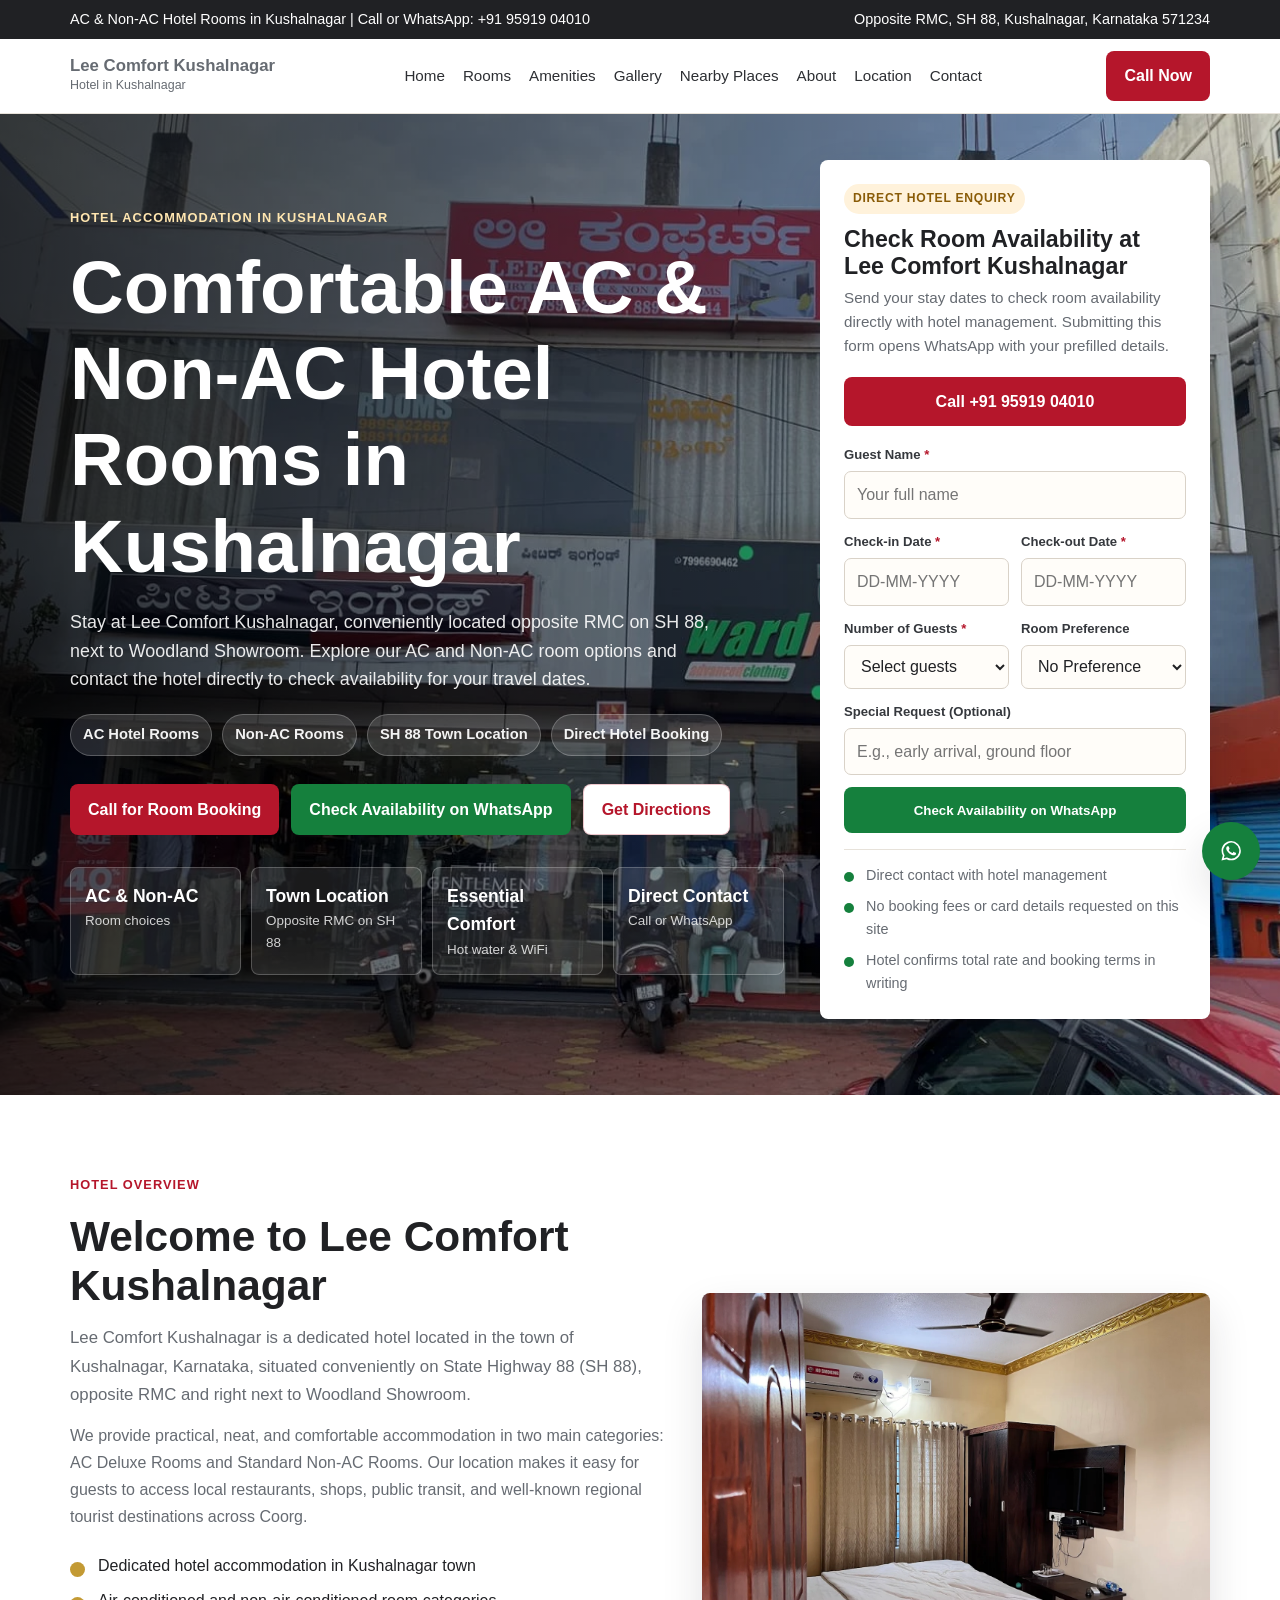
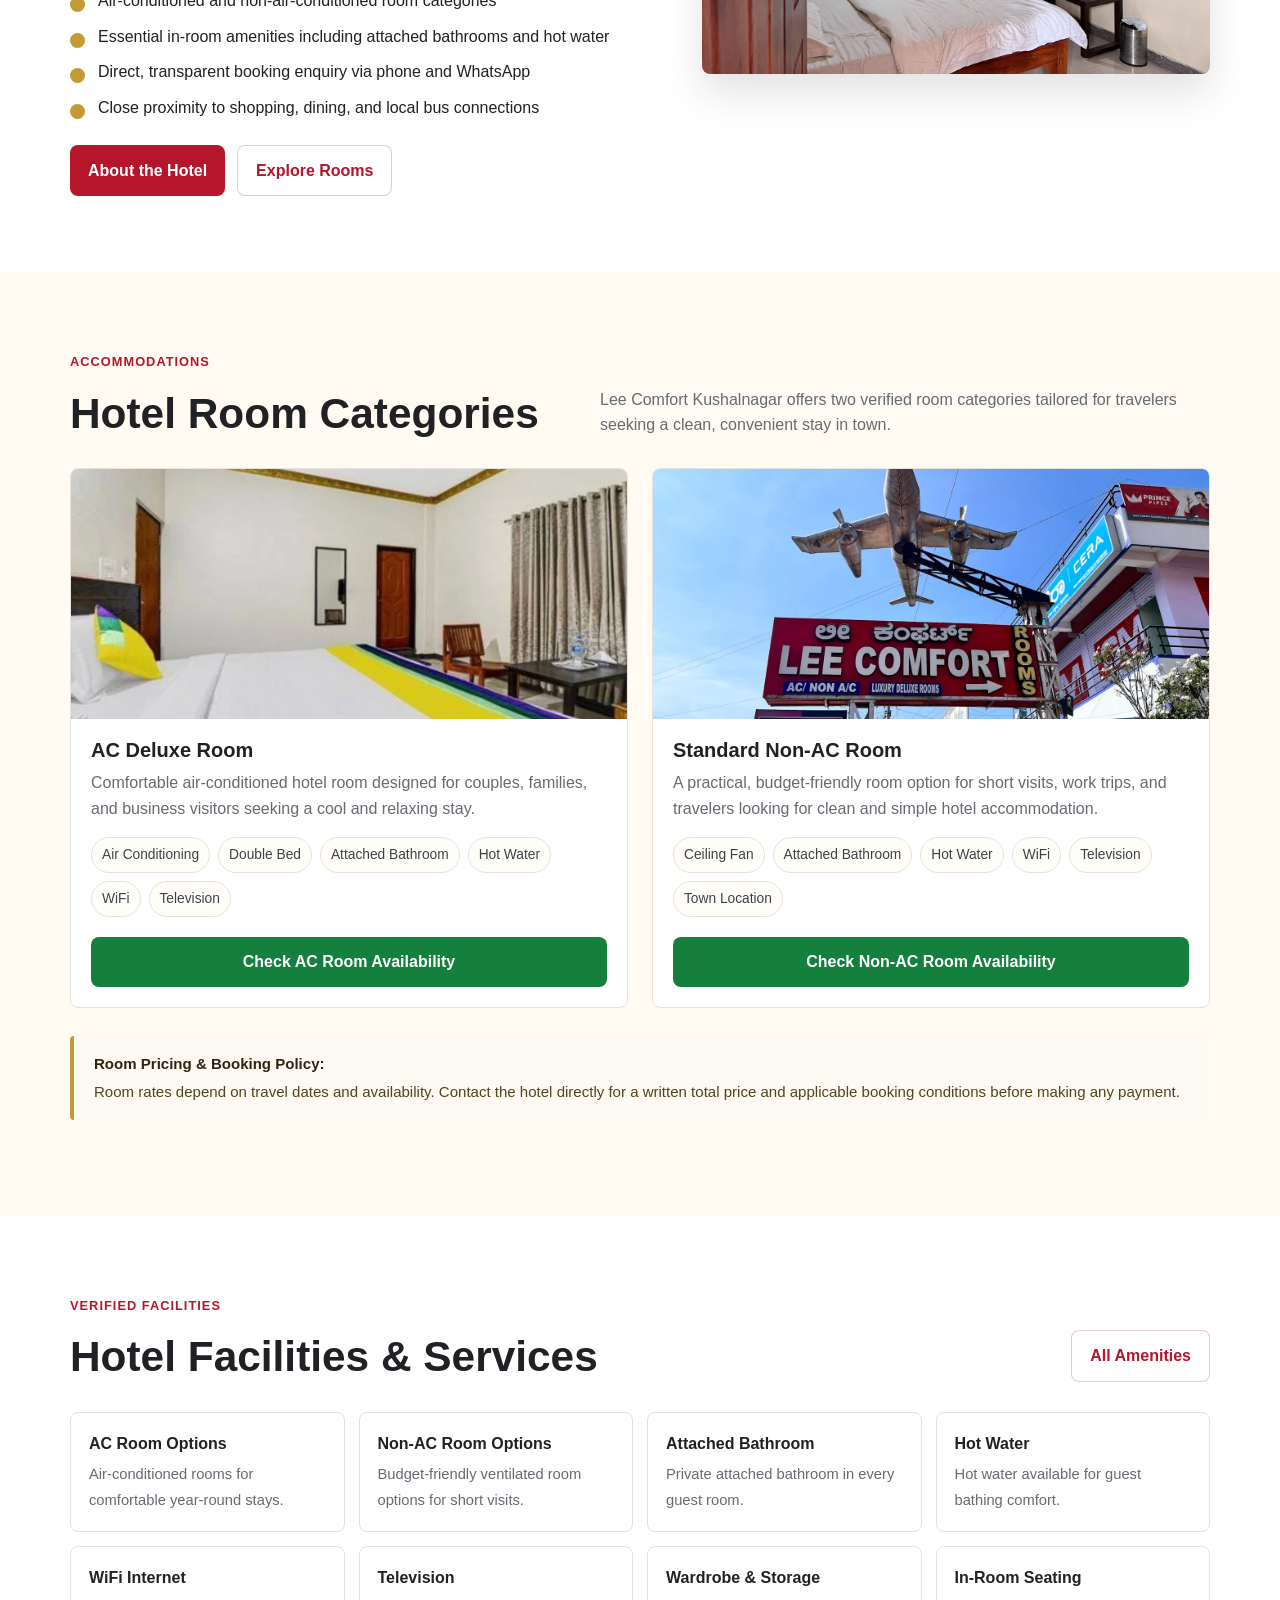
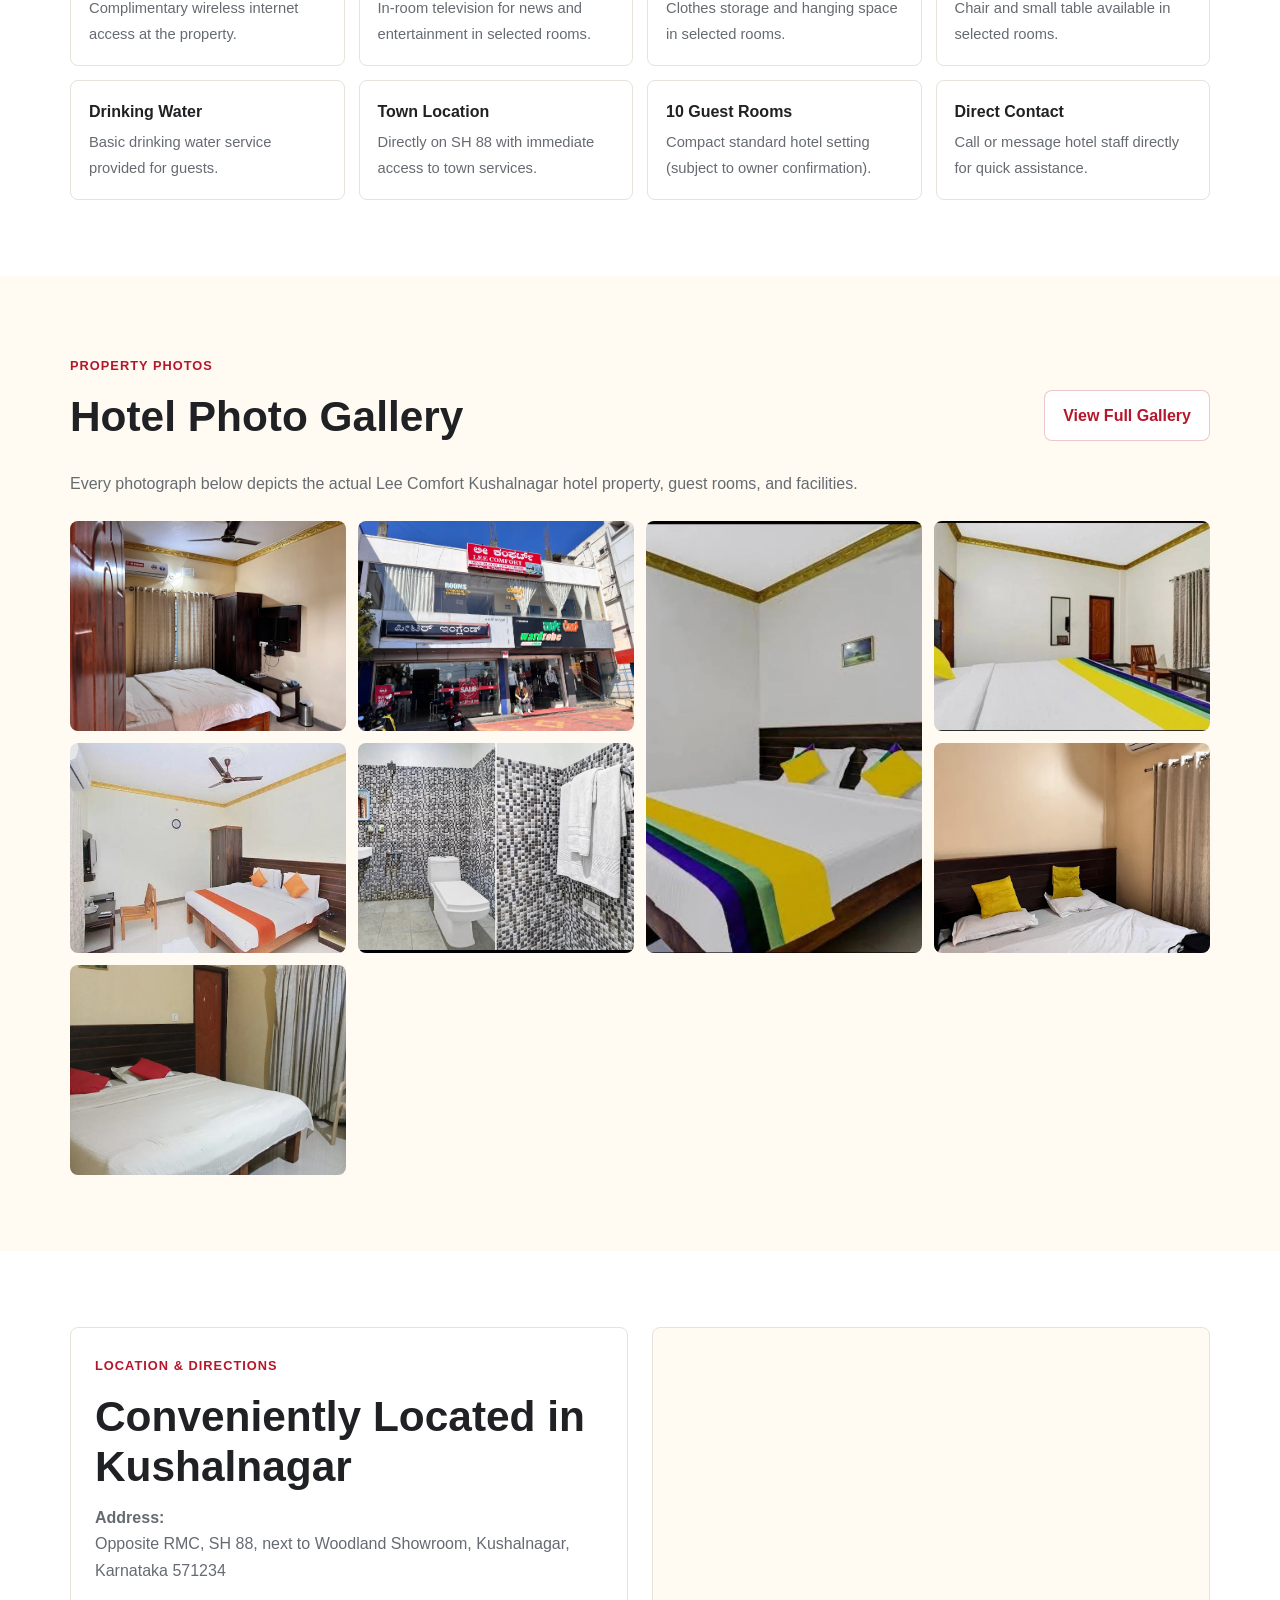
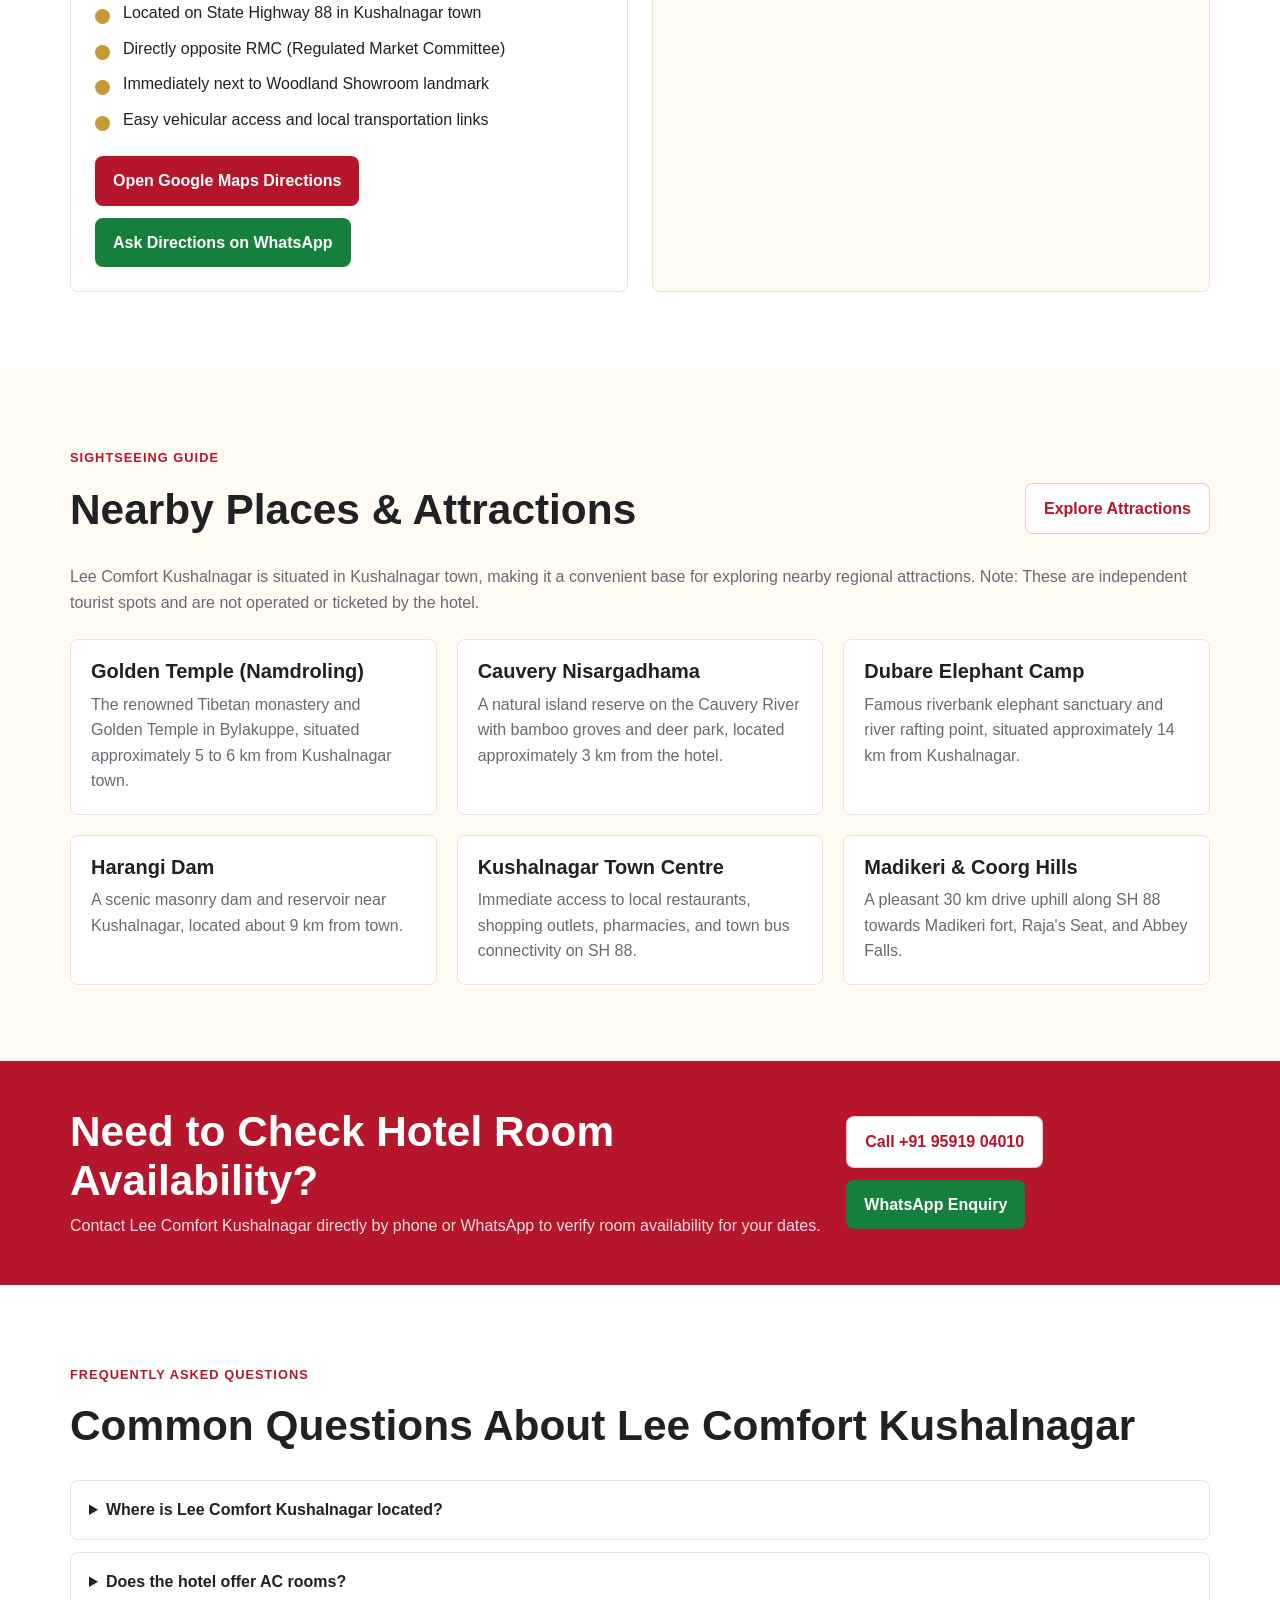
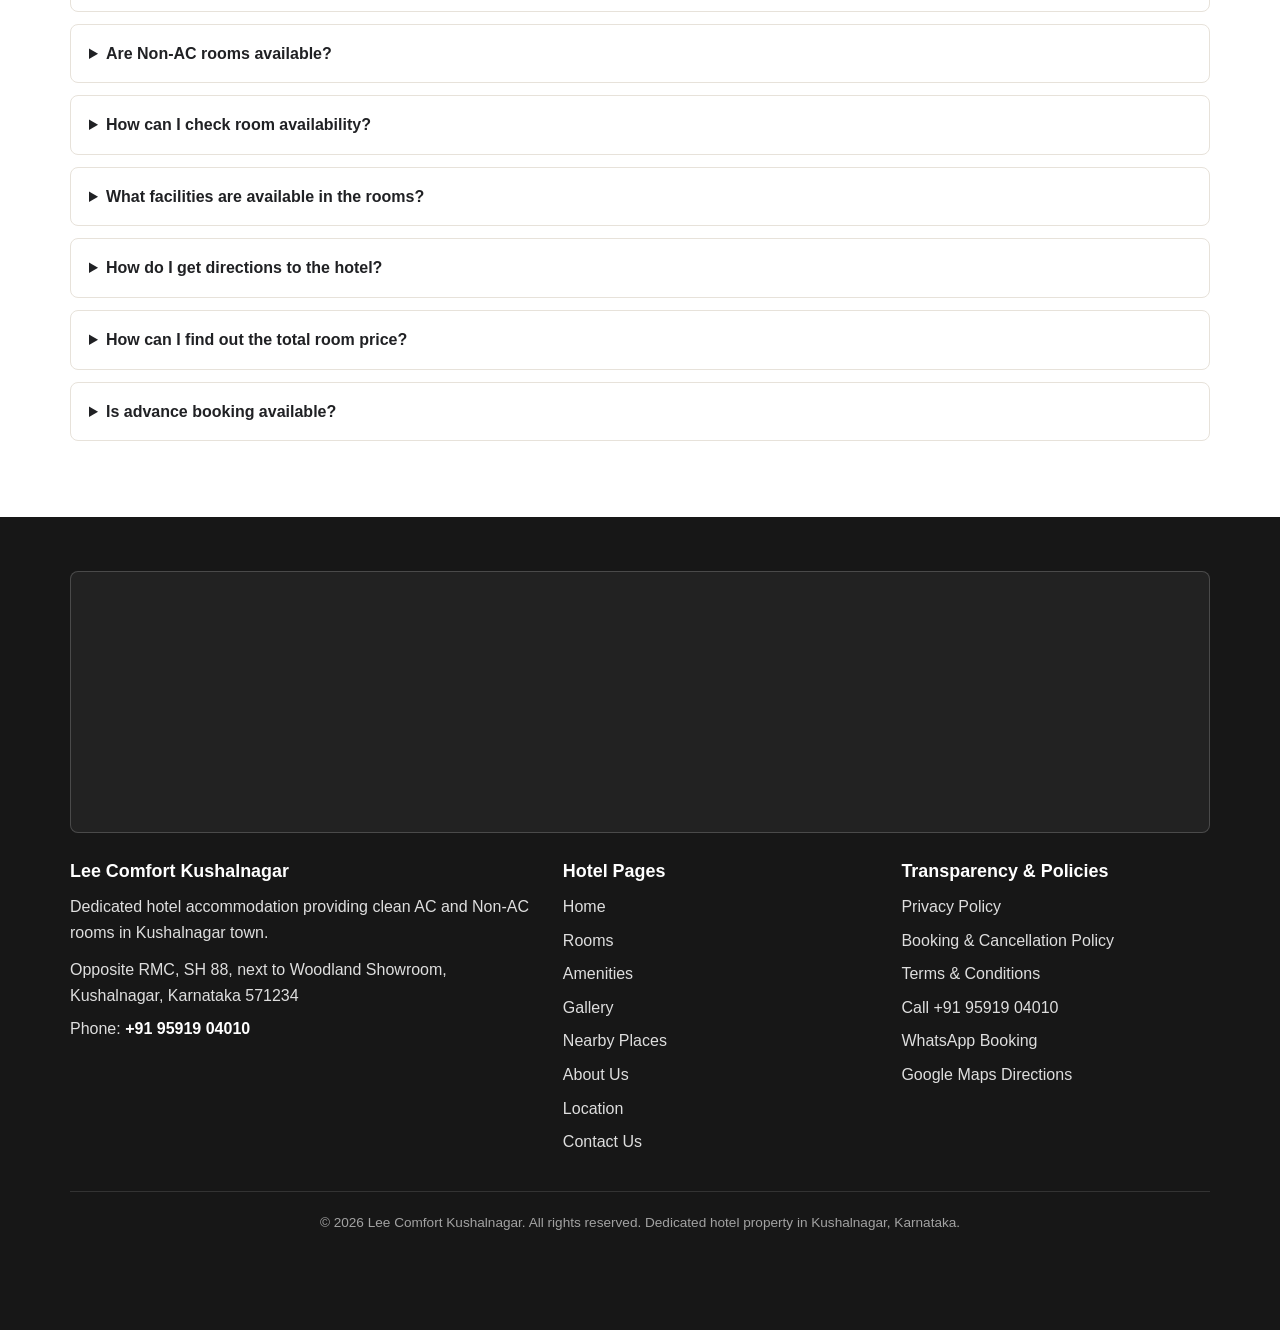
<file: index.html>
<!doctype html>
<html lang="en-IN">
<head>
  <meta charset="utf-8">
  <meta name="viewport" content="width=device-width, initial-scale=1">
  <title>Lee Comfort Kushalnagar | AC & Non-AC Hotel Rooms</title>
  <meta name="description" content="Explore AC and Non-AC hotel rooms at Lee Comfort Kushalnagar, opposite RMC on SH 88. Contact the hotel directly to check room availability.">
  <link rel="canonical" href="https://leecomfortkushalnagar.com/">
  <link rel="stylesheet" href="assets/css/styles.css">

  <!-- Open Graph Metadata -->
  <meta property="og:type" content="website">
  <meta property="og:title" content="Lee Comfort Kushalnagar | AC & Non-AC Hotel Rooms">
  <meta property="og:description" content="Explore AC and Non-AC hotel rooms at Lee Comfort Kushalnagar, opposite RMC on SH 88. Contact the hotel directly to check room availability.">
  <meta property="og:url" content="https://leecomfortkushalnagar.com/">
  <meta property="og:image" content="https://leecomfortkushalnagar.com/assets/images/hotel-front.webp">

  <!-- Structured Data: Schema.org Hotel -->
  <script type="application/ld+json">
  {
    "@context": "https://schema.org",
    "@type": "Hotel",
    "name": "Lee Comfort Kushalnagar",
    "url": "https://leecomfortkushalnagar.com/",
    "image": "https://leecomfortkushalnagar.com/assets/images/hotel-front.webp",
    "telephone": "+919591904010",
    "priceRange": "$$",
    "address": {
      "@type": "PostalAddress",
      "streetAddress": "Opposite RMC, SH 88, next to Woodland Showroom",
      "addressLocality": "Kushalnagar",
      "addressRegion": "Karnataka",
      "postalCode": "571234",
      "addressCountry": "IN"
    },
    "amenityFeature": [
      {"@type": "LocationFeatureSpecification", "name": "AC Rooms", "value": true},
      {"@type": "LocationFeatureSpecification", "name": "Non-AC Rooms", "value": true},
      {"@type": "LocationFeatureSpecification", "name": "Hot Water", "value": true},
      {"@type": "LocationFeatureSpecification", "name": "WiFi", "value": true},
      {"@type": "LocationFeatureSpecification", "name": "Attached Bathroom", "value": true},
      {"@type": "LocationFeatureSpecification", "name": "Television in selected rooms", "value": true}
    ]
  }
  </script>

  <!-- Google tag (gtag.js) -->
  <script async src="https://www.googletagmanager.com/gtag/js?id=AW-18170845301"></script>
  <script>
    window.dataLayer = window.dataLayer || [];
    function gtag(){dataLayer.push(arguments);}
    gtag('js', new Date());
    gtag('config', 'AW-18170845301');
  </script>
</head>
<body>
  <!-- Section 1: Top information bar -->
  <div class="top-strip">
    <div class="container">
      <span>AC & Non-AC Hotel Rooms in Kushalnagar | Call or WhatsApp: +91 95919 04010</span>
      <span>Opposite RMC, SH 88, Kushalnagar, Karnataka 571234</span>
    </div>
  </div>

  <!-- Section 2: Header -->
  <header class="header">
    <nav class="container nav" aria-label="Main navigation">
      <a class="brand" href="index.html" aria-label="Lee Comfort Kushalnagar home">
        <span><strong>Lee Comfort Kushalnagar</strong><span>Hotel in Kushalnagar</span></span>
      </a>
      <button class="menu-toggle" type="button" aria-label="Open menu" aria-expanded="false">
        <svg class="menu-icon" aria-hidden="true" viewBox="0 0 24 24"><path d="M4 7h16M4 12h16M4 17h16"/></svg>
        <svg class="close-icon" aria-hidden="true" viewBox="0 0 24 24"><path d="M6 6l12 12M18 6L6 18"/></svg>
      </button>
      <div class="menu">
        <a href="index.html">Home</a>
        <a href="rooms.html">Rooms</a>
        <a href="amenities.html">Amenities</a>
        <a href="gallery.html">Gallery</a>
        <a href="nearby-places.html">Nearby Places</a>
        <a href="about.html">About</a>
        <a href="location.html">Location</a>
        <a href="contact.html">Contact</a>
      </div>
      <div class="nav-actions">
        <a class="btn" href="tel:+919591904010">Call Now</a>
      </div>
    </nav>
  </header>

  <main>
    <!-- Section 3: Hero -->
    <section class="hero">
      <img class="hero-bg" src="assets/images/building-front.webp" alt="Lee Comfort Kushalnagar hotel building exterior located opposite RMC on SH 88">
      <div class="container">
        <div class="hero-copy">
          <span class="eyebrow">Hotel Accommodation in Kushalnagar</span>
          <h1>Comfortable AC & Non-AC Hotel Rooms in Kushalnagar</h1>
          <p>Stay at Lee Comfort Kushalnagar, conveniently located opposite RMC on SH 88, next to Woodland Showroom. Explore our AC and Non-AC room options and contact the hotel directly to check availability for your travel dates.</p>
          <div class="hero-badges" aria-label="Accommodation options">
            <span>AC Hotel Rooms</span>
            <span>Non-AC Rooms</span>
            <span>SH 88 Town Location</span>
            <span>Direct Hotel Booking</span>
          </div>
          <div class="hero-actions">
            <a class="btn" href="tel:+919591904010">Call for Room Booking</a>
            <a class="btn secondary" href="#" data-whatsapp data-message="Hello Lee Comfort Kushalnagar, I would like to check availability and rates for hotel rooms for my dates.">Check Availability on WhatsApp</a>
            <a class="btn light" href="https://www.google.com/maps/search/?api=1&query=Lee%20Comfort%20Kushalnagar%20opposite%20RMC%20SH%2088%20Kushalnagar" target="_blank" rel="noopener">Get Directions</a>
          </div>
          <div class="hero-points">
            <div class="point"><strong>AC & Non-AC</strong><span>Room choices</span></div>
            <div class="point"><strong>Town Location</strong><span>Opposite RMC on SH 88</span></div>
            <div class="point"><strong>Essential Comfort</strong><span>Hot water & WiFi</span></div>
            <div class="point"><strong>Direct Contact</strong><span>Call or WhatsApp</span></div>
          </div>
        </div>

        <!-- Section 10: Direct Room Booking Form Card in Hero -->
        <aside class="booking-card" aria-label="Room availability enquiry form">
          <span class="booking-label">Direct Hotel Enquiry</span>
          <h2>Check Room Availability at Lee Comfort Kushalnagar</h2>
          <p>Send your stay dates to check room availability directly with hotel management. Submitting this form opens WhatsApp with your prefilled details.</p>
          <div class="booking-direct">
            <a class="btn full" href="tel:+919591904010">Call +91 95919 04010</a>
          </div>
          <form class="booking-form" novalidate>
            <div class="form-grid">
              <div class="field full">
                <label for="home-name">Guest Name <span style="color: var(--red)">*</span></label>
                <input id="home-name" name="name" autocomplete="name" placeholder="Your full name" required>
              </div>
              <div class="field">
                <label for="home-checkin">Check-in Date <span style="color: var(--red)">*</span></label>
                <input id="home-checkin" class="date-format" name="checkin" type="text" inputmode="numeric" autocomplete="off" placeholder="DD-MM-YYYY" maxlength="10" required>
              </div>
              <div class="field">
                <label for="home-checkout">Check-out Date <span style="color: var(--red)">*</span></label>
                <input id="home-checkout" class="date-format" name="checkout" type="text" inputmode="numeric" autocomplete="off" placeholder="DD-MM-YYYY" maxlength="10" required>
              </div>
              <div class="field">
                <label for="home-guests">Number of Guests <span style="color: var(--red)">*</span></label>
                <select id="home-guests" name="guests" required>
                  <option value="">Select guests</option>
                  <option value="1 guest">1 guest</option>
                  <option value="2 guests">2 guests</option>
                  <option value="3 guests">3 guests</option>
                  <option value="4 guests">4 guests</option>
                  <option value="5+ guests">5+ guests</option>
                </select>
              </div>
              <div class="field">
                <label for="home-room">Room Preference</label>
                <select id="home-room" name="room">
                  <option value="No Preference">No Preference</option>
                  <option value="AC Deluxe Room">AC Deluxe Room</option>
                  <option value="Standard Non-AC Room">Standard Non-AC Room</option>
                </select>
              </div>
              <div class="field full">
                <label for="home-note">Special Request (Optional)</label>
                <input id="home-note" name="note" placeholder="E.g., early arrival, ground floor">
              </div>
              <button class="btn secondary full" type="submit">Check Availability on WhatsApp</button>
            </div>
          </form>
          <ul class="booking-reasons">
            <li>Direct contact with hotel management</li>
            <li>No booking fees or card details requested on this site</li>
            <li>Hotel confirms total rate and booking terms in writing</li>
          </ul>
        </aside>
      </div>
    </section>

    <!-- Section 4: Hotel Overview -->
    <section class="section">
      <div class="container split">
        <div>
          <span class="eyebrow" style="color: var(--red)">Hotel Overview</span>
          <h2>Welcome to Lee Comfort Kushalnagar</h2>
          <p style="margin-top: 14px; color: var(--muted); font-size: 1.05rem; line-height: 1.7">
            Lee Comfort Kushalnagar is a dedicated hotel located in the town of Kushalnagar, Karnataka, situated conveniently on State Highway 88 (SH 88), opposite RMC and right next to Woodland Showroom.
          </p>
          <p style="margin-top: 12px; color: var(--muted); font-size: 1rem; line-height: 1.7">
            We provide practical, neat, and comfortable accommodation in two main categories: AC Deluxe Rooms and Standard Non-AC Rooms. Our location makes it easy for guests to access local restaurants, shops, public transit, and well-known regional tourist destinations across Coorg.
          </p>
          <ul class="check-list">
            <li>Dedicated hotel accommodation in Kushalnagar town</li>
            <li>Air-conditioned and non-air-conditioned room categories</li>
            <li>Essential in-room amenities including attached bathrooms and hot water</li>
            <li>Direct, transparent booking enquiry via phone and WhatsApp</li>
            <li>Close proximity to shopping, dining, and local bus connections</li>
          </ul>
          <div class="hero-actions" style="margin-top: 24px">
            <a class="btn" href="about.html">About the Hotel</a>
            <a class="btn light" href="rooms.html">Explore Rooms</a>
          </div>
        </div>
        <div>
          <img src="assets/images/hotel-front.webp" alt="Front view of Lee Comfort Kushalnagar hotel building" style="border-radius: var(--radius); box-shadow: var(--shadow); width: 100%; height: auto;">
        </div>
      </div>
    </section>

    <!-- Section 5: Room Categories -->
    <section class="section soft" id="rooms">
      <div class="container">
        <div class="section-head">
          <div>
            <span class="eyebrow" style="color: var(--red)">Accommodations</span>
            <h2>Hotel Room Categories</h2>
          </div>
          <p>Lee Comfort Kushalnagar offers two verified room categories tailored for travelers seeking a clean, convenient stay in town.</p>
        </div>
        <div class="grid-2">
          <article class="card room-card">
            <img src="assets/images/deluxe-room-large.webp" alt="AC Deluxe Room with double bed at Lee Comfort Kushalnagar">
            <div class="card-body">
              <h3>AC Deluxe Room</h3>
              <p>Comfortable air-conditioned hotel room designed for couples, families, and business visitors seeking a cool and relaxing stay.</p>
              <ul class="tag-list">
                <li>Air Conditioning</li>
                <li>Double Bed</li>
                <li>Attached Bathroom</li>
                <li>Hot Water</li>
                <li>WiFi</li>
                <li>Television</li>
              </ul>
              <div class="hero-actions" style="margin-top: 20px">
                <a class="btn secondary full" href="#" data-whatsapp data-message="Hello Lee Comfort Kushalnagar, I would like to check availability and total price for an AC Deluxe Room for my dates.">Check AC Room Availability</a>
              </div>
            </div>
          </article>

          <article class="card room-card">
            <img src="assets/images/standard-ac-room-wide.webp" alt="Standard Non-AC Room at Lee Comfort Kushalnagar">
            <div class="card-body">
              <h3>Standard Non-AC Room</h3>
              <p>A practical, budget-friendly room option for short visits, work trips, and travelers looking for clean and simple hotel accommodation.</p>
              <ul class="tag-list">
                <li>Ceiling Fan</li>
                <li>Attached Bathroom</li>
                <li>Hot Water</li>
                <li>WiFi</li>
                <li>Television</li>
                <li>Town Location</li>
              </ul>
              <div class="hero-actions" style="margin-top: 20px">
                <a class="btn secondary full" href="#" data-whatsapp data-message="Hello Lee Comfort Kushalnagar, I would like to check availability and total price for a Standard Non-AC Room for my dates.">Check Non-AC Room Availability</a>
              </div>
            </div>
          </article>
        </div>

        <div class="notice-box" style="margin-top: 28px">
          <strong>Room Pricing & Booking Policy:</strong>
          Room rates depend on travel dates and availability. Contact the hotel directly for a written total price and applicable booking conditions before making any payment.
        </div>
      </div>
    </section>

    <!-- Section 6: Facilities -->
    <section class="section">
      <div class="container">
        <div class="section-head">
          <div>
            <span class="eyebrow" style="color: var(--red)">Verified Facilities</span>
            <h2>Hotel Facilities & Services</h2>
          </div>
          <a class="btn light" href="amenities.html">All Amenities</a>
        </div>
        <div class="amenity-grid">
          <div class="amenity">
            <b>AC Room Options</b>
            <span>Air-conditioned rooms for comfortable year-round stays.</span>
          </div>
          <div class="amenity">
            <b>Non-AC Room Options</b>
            <span>Budget-friendly ventilated room options for short visits.</span>
          </div>
          <div class="amenity">
            <b>Attached Bathroom</b>
            <span>Private attached bathroom in every guest room.</span>
          </div>
          <div class="amenity">
            <b>Hot Water</b>
            <span>Hot water available for guest bathing comfort.</span>
          </div>
          <div class="amenity">
            <b>WiFi Internet</b>
            <span>Complimentary wireless internet access at the property.</span>
          </div>
          <div class="amenity">
            <b>Television</b>
            <span>In-room television for news and entertainment in selected rooms.</span>
          </div>
          <div class="amenity">
            <b>Wardrobe & Storage</b>
            <span>Clothes storage and hanging space in selected rooms.</span>
          </div>
          <div class="amenity">
            <b>In-Room Seating</b>
            <span>Chair and small table available in selected rooms.</span>
          </div>
          <div class="amenity">
            <b>Drinking Water</b>
            <span>Basic drinking water service provided for guests.</span>
          </div>
          <div class="amenity">
            <b>Town Location</b>
            <span>Directly on SH 88 with immediate access to town services.</span>
          </div>
          <div class="amenity">
            <b>10 Guest Rooms</b>
            <span>Compact standard hotel setting (subject to owner confirmation).</span>
          </div>
          <div class="amenity">
            <b>Direct Contact</b>
            <span>Call or message hotel staff directly for quick assistance.</span>
          </div>
        </div>
      </div>
    </section>

    <!-- Section 7: Hotel Photo Gallery -->
    <section class="section soft" id="gallery">
      <div class="container">
        <div class="section-head">
          <div>
            <span class="eyebrow" style="color: var(--red)">Property Photos</span>
            <h2>Hotel Photo Gallery</h2>
          </div>
          <a class="btn light" href="gallery.html">View Full Gallery</a>
        </div>
        <p style="margin-bottom: 24px; color: var(--muted)">Every photograph below depicts the actual Lee Comfort Kushalnagar hotel property, guest rooms, and facilities.</p>
        <div class="gallery-grid">
          <img src="assets/images/hotel-front.webp" alt="Exterior facade and entrance of Lee Comfort Kushalnagar hotel">
          <img src="assets/images/hotel-exterior-sign.webp" alt="Lee Comfort official hotel signage on SH 88">
          <img class="tall" src="assets/images/room-with-tv.webp" alt="AC Deluxe room featuring double bed and wall-mounted television">
          <img src="assets/images/deluxe-room-large.webp" alt="Spacious AC bedroom with clean linens at Lee Comfort Kushalnagar">
          <img src="assets/images/ac-room-orange.webp" alt="Neatly made bed in air-conditioned room">
          <img src="assets/images/attached-bathroom.webp" alt="Clean attached bathroom with shower and hot water fittings">
          <img src="assets/images/hotel-corridor.webp" alt="Interior hallway and room entry corridor at Lee Comfort">
          <img src="assets/images/room-table-tv.webp" alt="Room furniture with seating chair, table, and television">
        </div>
      </div>
    </section>

    <!-- Section 8: Location -->
    <section class="section" id="location">
      <div class="container grid-2">
        <div class="contact-box">
          <span class="eyebrow" style="color: var(--red)">Location & Directions</span>
          <h2>Conveniently Located in Kushalnagar</h2>
          <p style="margin-top: 14px; color: var(--muted); line-height: 1.65">
            <strong>Address:</strong><br>
            Opposite RMC, SH 88, next to Woodland Showroom, Kushalnagar, Karnataka 571234
          </p>
          <ul class="check-list" style="margin-top: 16px">
            <li>Located on State Highway 88 in Kushalnagar town</li>
            <li>Directly opposite RMC (Regulated Market Committee)</li>
            <li>Immediately next to Woodland Showroom landmark</li>
            <li>Easy vehicular access and local transportation links</li>
          </ul>
          <div class="hero-actions" style="margin-top: 24px">
            <a class="btn" href="https://www.google.com/maps/search/?api=1&query=Lee%20Comfort%20Kushalnagar%20opposite%20RMC%20SH%2088%20Kushalnagar" target="_blank" rel="noopener">Open Google Maps Directions</a>
            <a class="btn secondary" href="#" data-whatsapp data-message="Hello Lee Comfort Kushalnagar, please share directions to reach the hotel.">Ask Directions on WhatsApp</a>
          </div>
        </div>
        <div class="map-wrap">
          <iframe title="Map to Lee Comfort Kushalnagar on SH 88" loading="lazy" src="https://www.google.com/maps?q=Lee%20Comfort%20Kushalnagar%20opposite%20RMC%20SH%2088%20Kushalnagar&output=embed"></iframe>
        </div>
      </div>
    </section>

    <!-- Section 9: Nearby Places -->
    <section class="section soft" id="nearby">
      <div class="container">
        <div class="section-head">
          <div>
            <span class="eyebrow" style="color: var(--red)">Sightseeing Guide</span>
            <h2>Nearby Places & Attractions</h2>
          </div>
          <a class="btn light" href="nearby-places.html">Explore Attractions</a>
        </div>
        <p style="margin-bottom: 24px; color: var(--muted)">Lee Comfort Kushalnagar is situated in Kushalnagar town, making it a convenient base for exploring nearby regional attractions. Note: These are independent tourist spots and are not operated or ticketed by the hotel.</p>
        <div class="grid-3">
          <article class="card">
            <div class="card-body">
              <h3>Golden Temple (Namdroling)</h3>
              <p>The renowned Tibetan monastery and Golden Temple in Bylakuppe, situated approximately 5 to 6 km from Kushalnagar town.</p>
            </div>
          </article>
          <article class="card">
            <div class="card-body">
              <h3>Cauvery Nisargadhama</h3>
              <p>A natural island reserve on the Cauvery River with bamboo groves and deer park, located approximately 3 km from the hotel.</p>
            </div>
          </article>
          <article class="card">
            <div class="card-body">
              <h3>Dubare Elephant Camp</h3>
              <p>Famous riverbank elephant sanctuary and river rafting point, situated approximately 14 km from Kushalnagar.</p>
            </div>
          </article>
          <article class="card">
            <div class="card-body">
              <h3>Harangi Dam</h3>
              <p>A scenic masonry dam and reservoir near Kushalnagar, located about 9 km from town.</p>
            </div>
          </article>
          <article class="card">
            <div class="card-body">
              <h3>Kushalnagar Town Centre</h3>
              <p>Immediate access to local restaurants, shopping outlets, pharmacies, and town bus connectivity on SH 88.</p>
            </div>
          </article>
          <article class="card">
            <div class="card-body">
              <h3>Madikeri & Coorg Hills</h3>
              <p>A pleasant 30 km drive uphill along SH 88 towards Madikeri fort, Raja's Seat, and Abbey Falls.</p>
            </div>
          </article>
        </div>
      </div>
    </section>

    <!-- Call to Action Band -->
    <section class="cta-band">
      <div class="container">
        <div>
          <h2>Need to Check Hotel Room Availability?</h2>
          <p>Contact Lee Comfort Kushalnagar directly by phone or WhatsApp to verify room availability for your dates.</p>
        </div>
        <div class="hero-actions" style="margin-top: 0">
          <a class="btn light" href="tel:+919591904010">Call +91 95919 04010</a>
          <a class="btn secondary" href="#" data-whatsapp data-message="Hello Lee Comfort Kushalnagar, I would like to check room availability for my dates.">WhatsApp Enquiry</a>
        </div>
      </div>
    </section>

    <!-- Section 11: FAQ -->
    <section class="section">
      <div class="container">
        <div class="section-head">
          <div>
            <span class="eyebrow" style="color: var(--red)">Frequently Asked Questions</span>
            <h2>Common Questions About Lee Comfort Kushalnagar</h2>
          </div>
        </div>
        <div class="faq">
          <details>
            <summary>Where is Lee Comfort Kushalnagar located?</summary>
            <p>Lee Comfort Kushalnagar is located opposite RMC on State Highway 88 (SH 88), right next to Woodland Showroom, in Kushalnagar, Karnataka 571234. It is in the main town area with convenient road access.</p>
          </details>
          <details>
            <summary>Does the hotel offer AC rooms?</summary>
            <p>Yes. Lee Comfort provides AC Deluxe Rooms equipped with air conditioning, television, attached bathroom, and hot water facilities.</p>
          </details>
          <details>
            <summary>Are Non-AC rooms available?</summary>
            <p>Yes. We have Standard Non-AC Rooms suited for budget travelers, work trips, and short stays with ceiling fan, attached bathroom, and hot water.</p>
          </details>
          <details>
            <summary>How can I check room availability?</summary>
            <p>You can call the hotel directly at +91 95919 04010 or use our WhatsApp enquiry button with your check-in date, check-out date, guest count, and room preference.</p>
          </details>
          <details>
            <summary>What facilities are available in the rooms?</summary>
            <p>Rooms feature attached private bathrooms, hot water, comfortable beds, and complimentary WiFi. Televisions, wardrobes, and seating are available in selected rooms.</p>
          </details>
          <details>
            <summary>How do I get directions to the hotel?</summary>
            <p>The hotel is situated on the main SH 88 highway opposite RMC. You can click "Get Directions" on this website to view the verified location on Google Maps or request a location pin via WhatsApp.</p>
          </details>
          <details>
            <summary>How can I find out the total room price?</summary>
            <p>Room rates depend on your exact dates of travel and occupancy. Please contact the hotel directly via phone or WhatsApp to receive a clear written quote for the total room price including any applicable taxes.</p>
          </details>
          <details>
            <summary>Is advance booking available?</summary>
            <p>Yes, advance reservations can be requested by contacting hotel management directly. Advance confirmation requirements and payment details will be explained by hotel staff.</p>
          </details>
        </div>
      </div>
    </section>
  </main>

  <!-- Section 12: Footer -->
  <footer class="footer">
    <div class="container footer-layout">
      <div class="footer-map">
        <iframe title="Map to Lee Comfort Kushalnagar" loading="lazy" src="https://www.google.com/maps?q=Lee%20Comfort%20Kushalnagar%20opposite%20RMC%20SH%2088%20Kushalnagar&output=embed"></iframe>
      </div>
      <div class="footer-grid">
        <div>
          <h2>Lee Comfort Kushalnagar</h2>
          <p>Dedicated hotel accommodation providing clean AC and Non-AC rooms in Kushalnagar town.</p>
          <p style="margin-top: 12px">Opposite RMC, SH 88, next to Woodland Showroom, Kushalnagar, Karnataka 571234</p>
          <p style="margin-top: 8px">Phone: <a href="tel:+919591904010" style="display: inline; color: var(--white); font-weight: 700">+91 95919 04010</a></p>
        </div>
        <div>
          <h3>Hotel Pages</h3>
          <a href="index.html">Home</a>
          <a href="rooms.html">Rooms</a>
          <a href="amenities.html">Amenities</a>
          <a href="gallery.html">Gallery</a>
          <a href="nearby-places.html">Nearby Places</a>
          <a href="about.html">About Us</a>
          <a href="location.html">Location</a>
          <a href="contact.html">Contact Us</a>
        </div>
        <div>
          <h3>Transparency & Policies</h3>
          <a href="privacy-policy.html">Privacy Policy</a>
          <a href="booking-policy.html">Booking & Cancellation Policy</a>
          <a href="terms-and-conditions.html">Terms & Conditions</a>
          <a href="tel:+919591904010">Call +91 95919 04010</a>
          <a href="#" data-whatsapp>WhatsApp Booking</a>
          <a href="https://www.google.com/maps/search/?api=1&query=Lee%20Comfort%20Kushalnagar%20opposite%20RMC%20SH%2088%20Kushalnagar" target="_blank" rel="noopener">Google Maps Directions</a>
        </div>
      </div>
      <div style="border-top: 1px solid rgba(255,255,255,0.12); padding-top: 20px; font-size: 0.85rem; color: rgba(255,255,255,0.6); text-align: center;">
        &copy; 2026 Lee Comfort Kushalnagar. All rights reserved. Dedicated hotel property in Kushalnagar, Karnataka.
      </div>
    </div>
  </footer>

  <!-- Floating WhatsApp & Mobile Sticky Buttons -->
  <a class="floating-whatsapp" href="#" data-whatsapp aria-label="WhatsApp booking enquiry">
    <svg class="whatsapp-icon" aria-hidden="true" viewBox="0 0 16 16"><path d="M13.6 2.32A7.66 7.66 0 0 0 8.16 0C3.9 0 .44 3.46.44 7.72c0 1.36.36 2.69 1.04 3.86L.38 15.6l4.11-1.08a7.72 7.72 0 0 0 3.67.94h.01c4.26 0 7.72-3.46 7.72-7.72a7.68 7.68 0 0 0-2.29-5.42zM8.16 14.16a6.4 6.4 0 0 1-3.26-.89l-.23-.14-2.44.64.65-2.38-.15-.24a6.43 6.43 0 1 1 5.43 3.01zm3.53-4.82c-.19-.1-1.14-.56-1.32-.63-.18-.06-.31-.1-.44.1-.13.19-.5.63-.62.76-.11.13-.23.14-.42.05-.19-.1-.82-.3-1.56-.96-.58-.51-.97-1.15-1.08-1.34-.11-.19-.01-.3.08-.39.09-.08.19-.23.29-.34.1-.11.13-.19.19-.32.06-.13.03-.24-.02-.34-.05-.1-.44-1.06-.6-1.45-.16-.38-.32-.33-.44-.34h-.38c-.13 0-.34.05-.52.24-.18.19-.68.66-.68 1.61s.7 1.87.79 2c.1.13 1.37 2.1 3.32 2.94.46.2.82.32 1.1.41.46.15.89.13 1.22.08.37-.06 1.14-.47 1.3-.92.16-.45.16-.84.11-.92-.05-.08-.18-.13-.38-.23z"/></svg>
  </a>
  <div class="sticky-contact">
    <a href="tel:+919591904010">
      <svg class="phone-icon" aria-hidden="true" viewBox="0 0 24 24"><path d="M22 16.92v3a2 2 0 0 1-2.18 2 19.79 19.79 0 0 1-8.63-3.07 19.5 19.5 0 0 1-6-6A19.79 19.79 0 0 1 2.12 4.18 2 2 0 0 1 4.11 2h3a2 2 0 0 1 2 1.72c.12.91.33 1.8.62 2.65a2 2 0 0 1-.45 2.11L8.09 9.67a16 16 0 0 0 6.24 6.24l1.19-1.19a2 2 0 0 1 2.11-.45c.85.29 1.74.5 2.65.62A2 2 0 0 1 22 16.92z"/></svg>
      Call Now
    </a>
    <a href="#" data-whatsapp>
      <svg class="whatsapp-icon" aria-hidden="true" viewBox="0 0 16 16"><path d="M13.6 2.32A7.66 7.66 0 0 0 8.16 0C3.9 0 .44 3.46.44 7.72c0 1.36.36 2.69 1.04 3.86L.38 15.6l4.11-1.08a7.72 7.72 0 0 0 3.67.94h.01c4.26 0 7.72-3.46 7.72-7.72a7.68 7.68 0 0 0-2.29-5.42zM8.16 14.16a6.4 6.4 0 0 1-3.26-.89l-.23-.14-2.44.64.65-2.38-.15-.24a6.43 6.43 0 1 1 5.43 3.01zm3.53-4.82c-.19-.1-1.14-.56-1.32-.63-.18-.06-.31-.1-.44.1-.13.19-.5.63-.62.76-.11.13-.23.14-.42.05-.19-.1-.82-.3-1.56-.96-.58-.51-.97-1.15-1.08-1.34-.11-.19-.01-.3.08-.39.09-.08.19-.23.29-.34.1-.11.13-.19.19-.32.06-.13.03-.24-.02-.34-.05-.1-.44-1.06-.6-1.45-.16-.38-.32-.33-.44-.34h-.38c-.13 0-.34.05-.52.24-.18.19-.68.66-.68 1.61s.7 1.87.79 2c.1.13 1.37 2.1 3.32 2.94.46.2.82.32 1.1.41.46.15.89.13 1.22.08.37-.06 1.14-.47 1.3-.92.16-.45.16-.84.11-.92-.05-.08-.18-.13-.38-.23z"/></svg>
      WhatsApp
    </a>
  </div>

  <script src="assets/js/main.js"></script>
</body>
</html>
</file>
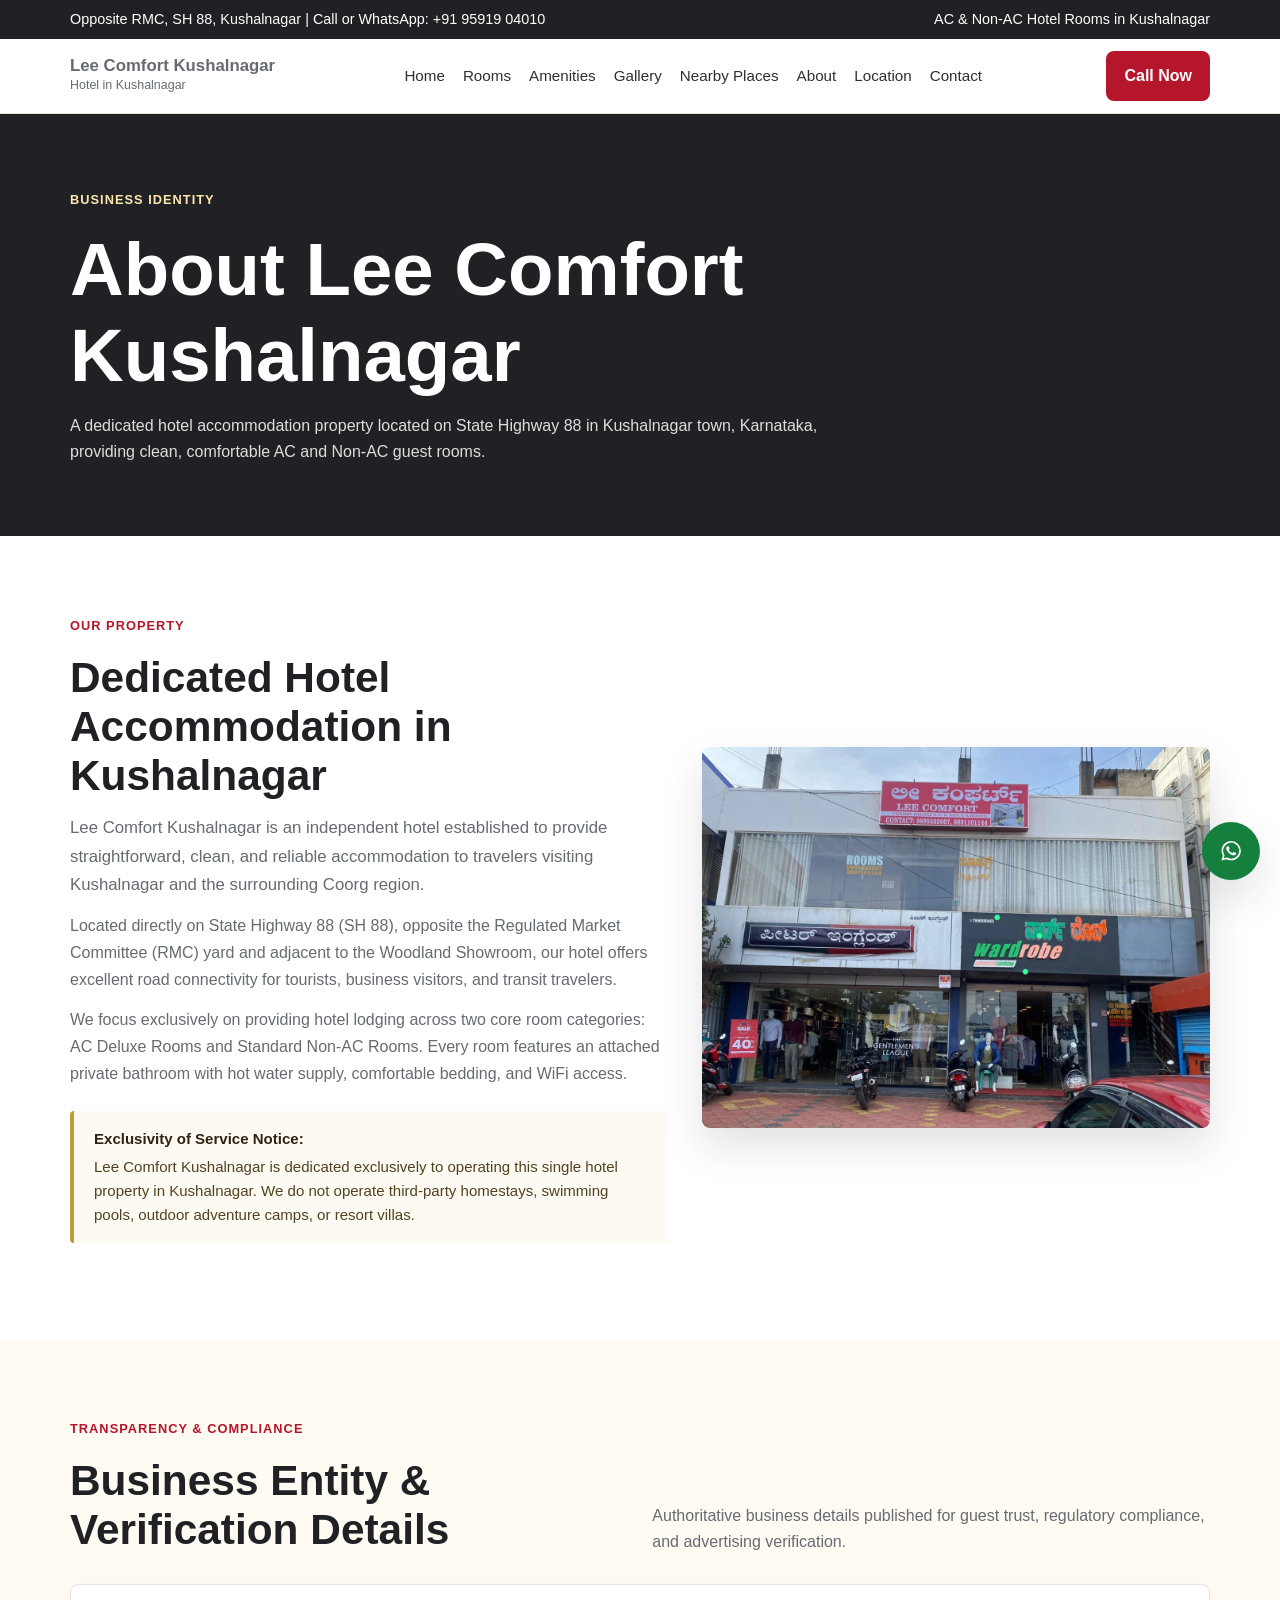
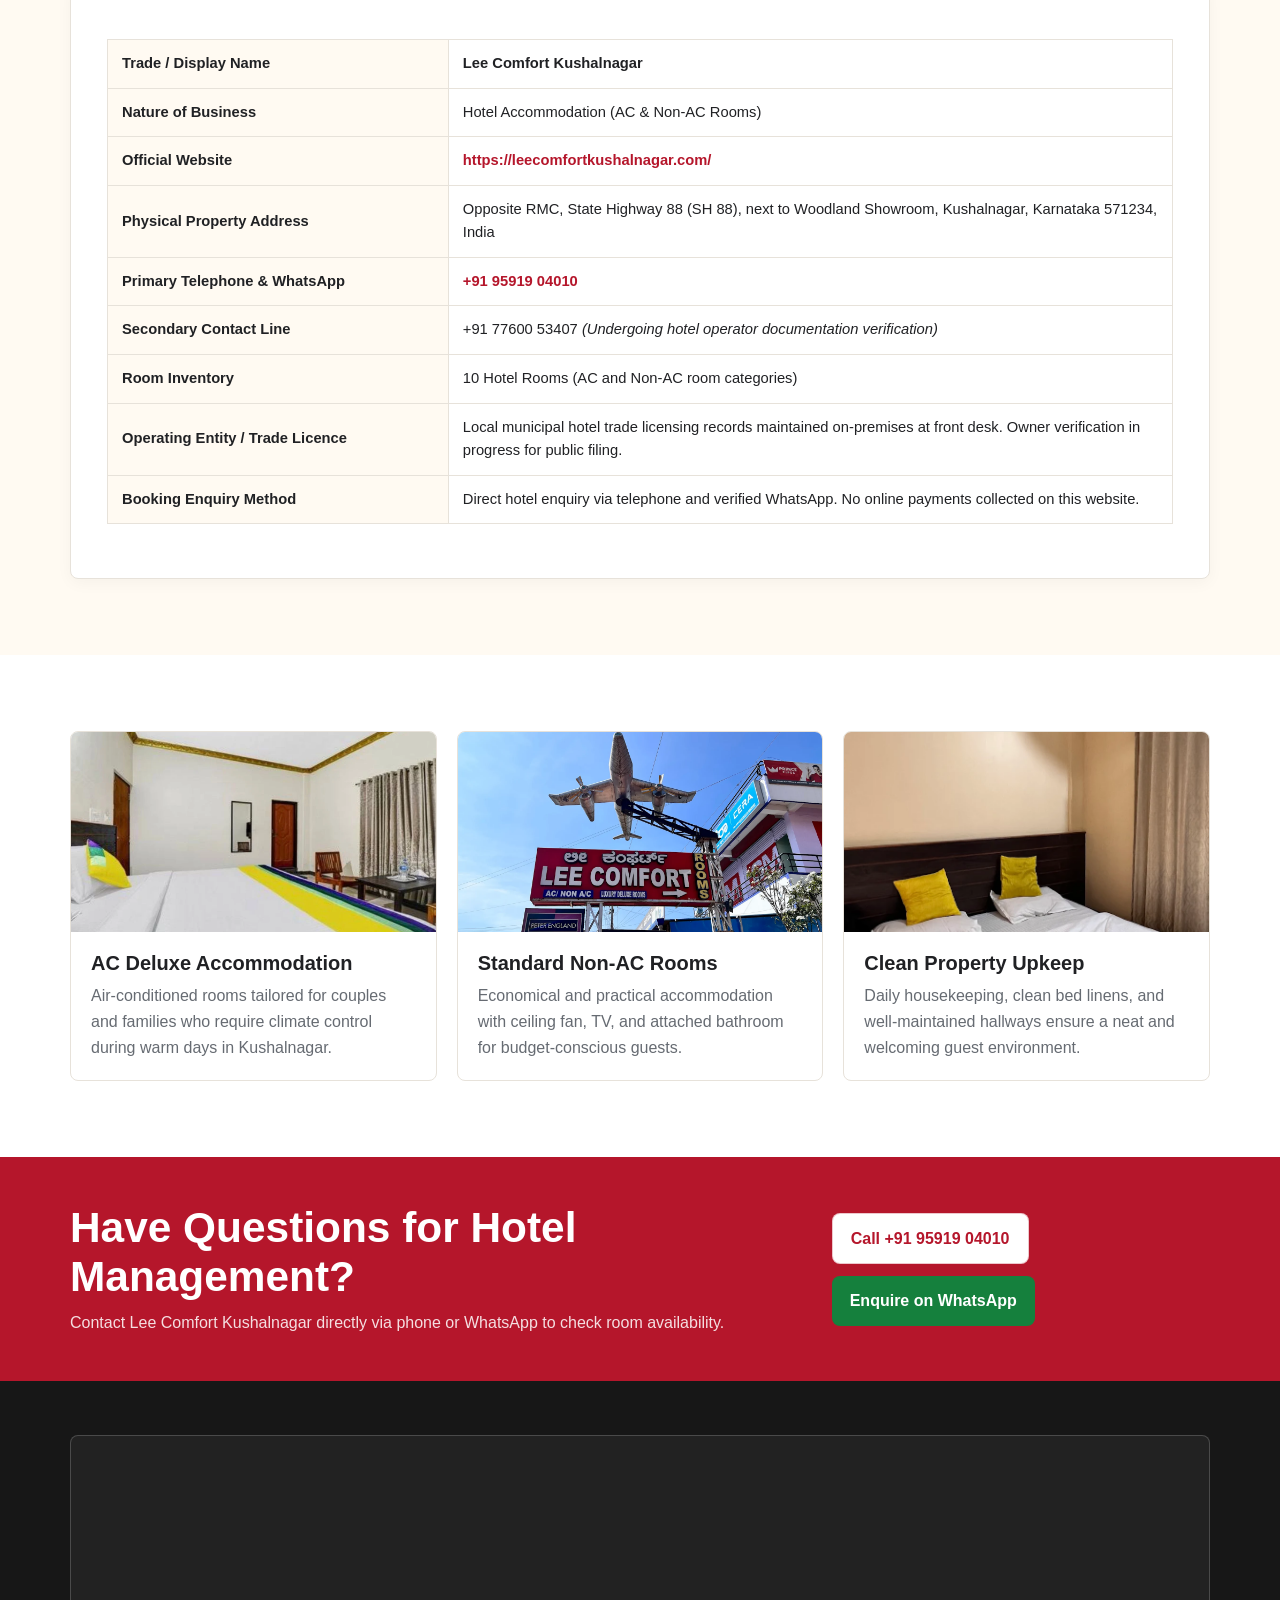
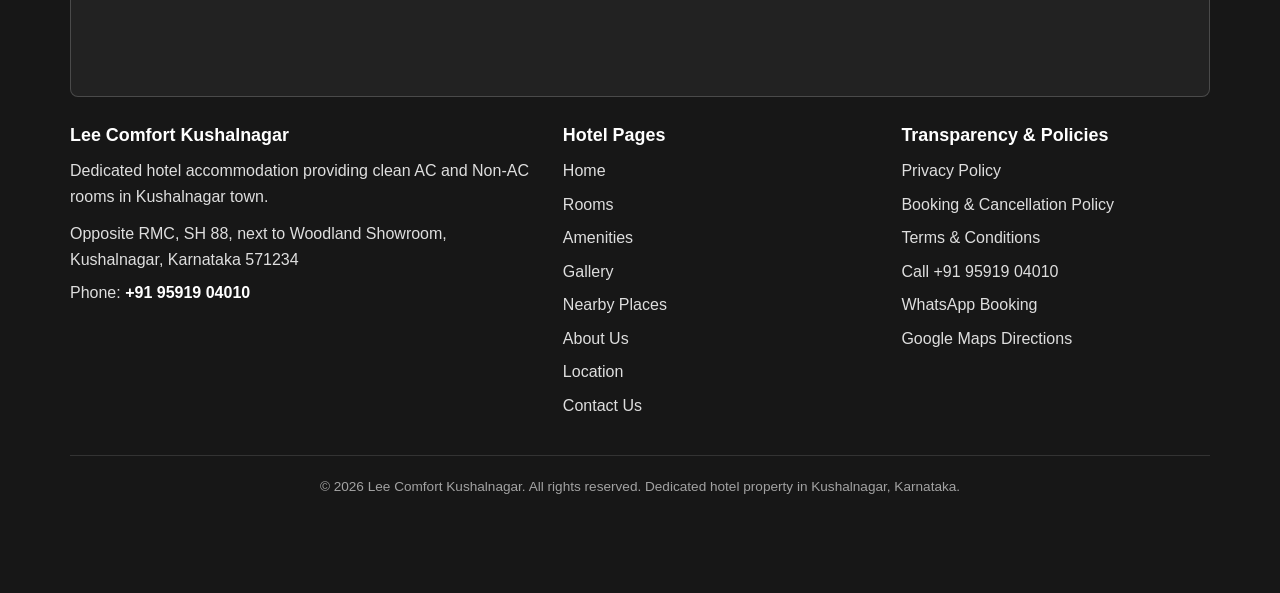
<file: about.html>
<!doctype html>
<html lang="en-IN">
<head>
  <meta charset="utf-8">
  <meta name="viewport" content="width=device-width, initial-scale=1">
  <title>About Lee Comfort Kushalnagar | Hotel in Kushalnagar</title>
  <meta name="description" content="Learn about Lee Comfort Kushalnagar, a dedicated hotel located opposite RMC on SH 88 in Kushalnagar, Karnataka, offering AC and Non-AC hotel rooms.">
  <link rel="canonical" href="https://leecomfortkushalnagar.com/about.html">
  <link rel="stylesheet" href="assets/css/styles.css">

  <!-- Open Graph Metadata -->
  <meta property="og:type" content="website">
  <meta property="og:title" content="About Lee Comfort Kushalnagar | Hotel in Kushalnagar">
  <meta property="og:description" content="Learn about Lee Comfort Kushalnagar, a dedicated hotel located opposite RMC on SH 88 in Kushalnagar, Karnataka, offering AC and Non-AC hotel rooms.">
  <meta property="og:url" content="https://leecomfortkushalnagar.com/about.html">
  <meta property="og:image" content="https://leecomfortkushalnagar.com/assets/images/hotel-front.webp">

  <!-- Structured Data: Schema.org Hotel -->
  <script type="application/ld+json">
  {
    "@context": "https://schema.org",
    "@type": "Hotel",
    "name": "Lee Comfort Kushalnagar",
    "url": "https://leecomfortkushalnagar.com/about.html",
    "telephone": "+919591904010",
    "address": {
      "@type": "PostalAddress",
      "streetAddress": "Opposite RMC, SH 88, next to Woodland Showroom",
      "addressLocality": "Kushalnagar",
      "addressRegion": "Karnataka",
      "postalCode": "571234",
      "addressCountry": "IN"
    }
  }
  </script>

  <!-- Google tag (gtag.js) -->
  <script async src="https://www.googletagmanager.com/gtag/js?id=AW-18170845301"></script>
  <script>
    window.dataLayer = window.dataLayer || [];
    function gtag(){dataLayer.push(arguments);}
    gtag('js', new Date());
    gtag('config', 'AW-18170845301');
  </script>
</head>
<body>
  <div class="top-strip">
    <div class="container">
      <span>Opposite RMC, SH 88, Kushalnagar | Call or WhatsApp: +91 95919 04010</span>
      <span>AC & Non-AC Hotel Rooms in Kushalnagar</span>
    </div>
  </div>

  <header class="header">
    <nav class="container nav" aria-label="Main navigation">
      <a class="brand" href="index.html" aria-label="Lee Comfort Kushalnagar home">
        <span><strong>Lee Comfort Kushalnagar</strong><span>Hotel in Kushalnagar</span></span>
      </a>
      <button class="menu-toggle" type="button" aria-label="Open menu" aria-expanded="false">
        <svg class="menu-icon" aria-hidden="true" viewBox="0 0 24 24"><path d="M4 7h16M4 12h16M4 17h16"/></svg>
        <svg class="close-icon" aria-hidden="true" viewBox="0 0 24 24"><path d="M6 6l12 12M18 6L6 18"/></svg>
      </button>
      <div class="menu">
        <a href="index.html">Home</a>
        <a href="rooms.html">Rooms</a>
        <a href="amenities.html">Amenities</a>
        <a href="gallery.html">Gallery</a>
        <a href="nearby-places.html">Nearby Places</a>
        <a href="about.html">About</a>
        <a href="location.html">Location</a>
        <a href="contact.html">Contact</a>
      </div>
      <div class="nav-actions">
        <a class="btn" href="tel:+919591904010">Call Now</a>
      </div>
    </nav>
  </header>

  <main>
    <section class="page-hero">
      <div class="container">
        <span class="eyebrow">Business Identity</span>
        <h1>About Lee Comfort Kushalnagar</h1>
        <p>A dedicated hotel accommodation property located on State Highway 88 in Kushalnagar town, Karnataka, providing clean, comfortable AC and Non-AC guest rooms.</p>
      </div>
    </section>

    <!-- Detailed Hotel Story & Operations -->
    <section class="section">
      <div class="container split">
        <div>
          <span class="eyebrow" style="color: var(--red)">Our Property</span>
          <h2>Dedicated Hotel Accommodation in Kushalnagar</h2>
          <p style="margin-top: 14px; color: var(--muted); font-size: 1.05rem; line-height: 1.7">
            Lee Comfort Kushalnagar is an independent hotel established to provide straightforward, clean, and reliable accommodation to travelers visiting Kushalnagar and the surrounding Coorg region.
          </p>
          <p style="margin-top: 12px; color: var(--muted); font-size: 1rem; line-height: 1.7">
            Located directly on State Highway 88 (SH 88), opposite the Regulated Market Committee (RMC) yard and adjacent to the Woodland Showroom, our hotel offers excellent road connectivity for tourists, business visitors, and transit travelers.
          </p>
          <p style="margin-top: 12px; color: var(--muted); font-size: 1rem; line-height: 1.7">
            We focus exclusively on providing hotel lodging across two core room categories: AC Deluxe Rooms and Standard Non-AC Rooms. Every room features an attached private bathroom with hot water supply, comfortable bedding, and WiFi access.
          </p>

          <div class="notice-box" style="margin-top: 24px">
            <strong>Exclusivity of Service Notice:</strong>
            Lee Comfort Kushalnagar is dedicated exclusively to operating this single hotel property in Kushalnagar. We do not operate third-party homestays, swimming pools, outdoor adventure camps, or resort villas.
          </div>
        </div>
        <div>
          <img src="assets/images/building-front.webp" alt="Lee Comfort Kushalnagar hotel building exterior located on SH 88" style="border-radius: var(--radius); box-shadow: var(--shadow); width: 100%; height: auto;">
        </div>
      </div>
    </section>

    <!-- Authoritative Business Identification Table -->
    <section class="section soft">
      <div class="container">
        <div class="section-head">
          <div>
            <span class="eyebrow" style="color: var(--red)">Transparency & Compliance</span>
            <h2>Business Entity & Verification Details</h2>
          </div>
          <p>Authoritative business details published for guest trust, regulatory compliance, and advertising verification.</p>
        </div>

        <div class="policy-card">
          <table class="info-table">
            <tbody>
              <tr>
                <th>Trade / Display Name</th>
                <td><strong>Lee Comfort Kushalnagar</strong></td>
              </tr>
              <tr>
                <th>Nature of Business</th>
                <td>Hotel Accommodation (AC & Non-AC Rooms)</td>
              </tr>
              <tr>
                <th>Official Website</th>
                <td><a href="https://leecomfortkushalnagar.com/" style="color: var(--red); font-weight: 700">https://leecomfortkushalnagar.com/</a></td>
              </tr>
              <tr>
                <th>Physical Property Address</th>
                <td>Opposite RMC, State Highway 88 (SH 88), next to Woodland Showroom, Kushalnagar, Karnataka 571234, India</td>
              </tr>
              <tr>
                <th>Primary Telephone & WhatsApp</th>
                <td><a href="tel:+919591904010" style="color: var(--red); font-weight: 700">+91 95919 04010</a></td>
              </tr>
              <tr>
                <th>Secondary Contact Line</th>
                <td><a href="tel:+917760053407">+91 77600 53407</a> <em>(Undergoing hotel operator documentation verification)</em></td>
              </tr>
              <tr>
                <th>Room Inventory</th>
                <td>10 Hotel Rooms (AC and Non-AC room categories)</td>
              </tr>
              <tr>
                <th>Operating Entity / Trade Licence</th>
                <td>Local municipal hotel trade licensing records maintained on-premises at front desk. Owner verification in progress for public filing.</td>
              </tr>
              <tr>
                <th>Booking Enquiry Method</th>
                <td>Direct hotel enquiry via telephone and verified WhatsApp. No online payments collected on this website.</td>
              </tr>
            </tbody>
          </table>
        </div>
      </div>
    </section>

    <!-- Room Standards & Hygiene -->
    <section class="section">
      <div class="container grid-3">
        <div class="card">
          <img src="assets/images/deluxe-room-large.webp" alt="AC Deluxe room bed at Lee Comfort Kushalnagar" style="height: 200px; object-fit: cover;">
          <div class="card-body">
            <h3>AC Deluxe Accommodation</h3>
            <p>Air-conditioned rooms tailored for couples and families who require climate control during warm days in Kushalnagar.</p>
          </div>
        </div>
        <div class="card">
          <img src="assets/images/standard-ac-room-wide.webp" alt="Standard Non-AC room at Lee Comfort" style="height: 200px; object-fit: cover;">
          <div class="card-body">
            <h3>Standard Non-AC Rooms</h3>
            <p>Economical and practical accommodation with ceiling fan, TV, and attached bathroom for budget-conscious guests.</p>
          </div>
        </div>
        <div class="card">
          <img src="assets/images/hotel-corridor.webp" alt="Hotel interior corridor" style="height: 200px; object-fit: cover;">
          <div class="card-body">
            <h3>Clean Property Upkeep</h3>
            <p>Daily housekeeping, clean bed linens, and well-maintained hallways ensure a neat and welcoming guest environment.</p>
          </div>
        </div>
      </div>
    </section>

    <!-- CTA Band -->
    <section class="cta-band">
      <div class="container">
        <div>
          <h2>Have Questions for Hotel Management?</h2>
          <p>Contact Lee Comfort Kushalnagar directly via phone or WhatsApp to check room availability.</p>
        </div>
        <div class="hero-actions" style="margin-top: 0">
          <a class="btn light" href="tel:+919591904010">Call +91 95919 04010</a>
          <a class="btn secondary" href="#" data-whatsapp data-message="Hello Lee Comfort Kushalnagar, I would like to enquire about hotel rooms for my dates.">Enquire on WhatsApp</a>
        </div>
      </div>
    </section>
  </main>

  <footer class="footer">
    <div class="container footer-layout">
      <div class="footer-map">
        <iframe title="Map to Lee Comfort Kushalnagar" loading="lazy" src="https://www.google.com/maps?q=Lee%20Comfort%20Kushalnagar%20opposite%20RMC%20SH%2088%20Kushalnagar&output=embed"></iframe>
      </div>
      <div class="footer-grid">
        <div>
          <h2>Lee Comfort Kushalnagar</h2>
          <p>Dedicated hotel accommodation providing clean AC and Non-AC rooms in Kushalnagar town.</p>
          <p style="margin-top: 12px">Opposite RMC, SH 88, next to Woodland Showroom, Kushalnagar, Karnataka 571234</p>
          <p style="margin-top: 8px">Phone: <a href="tel:+919591904010" style="display: inline; color: var(--white); font-weight: 700">+91 95919 04010</a></p>
        </div>
        <div>
          <h3>Hotel Pages</h3>
          <a href="index.html">Home</a>
          <a href="rooms.html">Rooms</a>
          <a href="amenities.html">Amenities</a>
          <a href="gallery.html">Gallery</a>
          <a href="nearby-places.html">Nearby Places</a>
          <a href="about.html">About Us</a>
          <a href="location.html">Location</a>
          <a href="contact.html">Contact Us</a>
        </div>
        <div>
          <h3>Transparency & Policies</h3>
          <a href="privacy-policy.html">Privacy Policy</a>
          <a href="booking-policy.html">Booking & Cancellation Policy</a>
          <a href="terms-and-conditions.html">Terms & Conditions</a>
          <a href="tel:+919591904010">Call +91 95919 04010</a>
          <a href="#" data-whatsapp>WhatsApp Booking</a>
          <a href="https://www.google.com/maps/search/?api=1&query=Lee%20Comfort%20Kushalnagar%20opposite%20RMC%20SH%2088%20Kushalnagar" target="_blank" rel="noopener">Google Maps Directions</a>
        </div>
      </div>
      <div style="border-top: 1px solid rgba(255,255,255,0.12); padding-top: 20px; font-size: 0.85rem; color: rgba(255,255,255,0.6); text-align: center;">
        &copy; 2026 Lee Comfort Kushalnagar. All rights reserved. Dedicated hotel property in Kushalnagar, Karnataka.
      </div>
    </div>
  </footer>

  <a class="floating-whatsapp" href="#" data-whatsapp aria-label="WhatsApp booking enquiry">
    <svg class="whatsapp-icon" aria-hidden="true" viewBox="0 0 16 16"><path d="M13.6 2.32A7.66 7.66 0 0 0 8.16 0C3.9 0 .44 3.46.44 7.72c0 1.36.36 2.69 1.04 3.86L.38 15.6l4.11-1.08a7.72 7.72 0 0 0 3.67.94h.01c4.26 0 7.72-3.46 7.72-7.72a7.68 7.68 0 0 0-2.29-5.42zM8.16 14.16a6.4 6.4 0 0 1-3.26-.89l-.23-.14-2.44.64.65-2.38-.15-.24a6.43 6.43 0 1 1 5.43 3.01zm3.53-4.82c-.19-.1-1.14-.56-1.32-.63-.18-.06-.31-.1-.44.1-.13.19-.5.63-.62.76-.11.13-.23.14-.42.05-.19-.1-.82-.3-1.56-.96-.58-.51-.97-1.15-1.08-1.34-.11-.19-.01-.3.08-.39.09-.08.19-.23.29-.34.1-.11.13-.19.19-.32.06-.13.03-.24-.02-.34-.05-.1-.44-1.06-.6-1.45-.16-.38-.32-.33-.44-.34h-.38c-.13 0-.34.05-.52.24-.18.19-.68.66-.68 1.61s.7 1.87.79 2c.1.13 1.37 2.1 3.32 2.94.46.2.82.32 1.1.41.46.15.89.13 1.22.08.37-.06 1.14-.47 1.3-.92.16-.45.16-.84.11-.92-.05-.08-.18-.13-.38-.23z"/></svg>
  </a>
  <div class="sticky-contact">
    <a href="tel:+919591904010">
      <svg class="phone-icon" aria-hidden="true" viewBox="0 0 24 24"><path d="M22 16.92v3a2 2 0 0 1-2.18 2 19.79 19.79 0 0 1-8.63-3.07 19.5 19.5 0 0 1-6-6A19.79 19.79 0 0 1 2.12 4.18 2 2 0 0 1 4.11 2h3a2 2 0 0 1 2 1.72c.12.91.33 1.8.62 2.65a2 2 0 0 1-.45 2.11L8.09 9.67a16 16 0 0 0 6.24 6.24l1.19-1.19a2 2 0 0 1 2.11-.45c.85.29 1.74.5 2.65.62A2 2 0 0 1 22 16.92z"/></svg>
      Call Now
    </a>
    <a href="#" data-whatsapp>
      <svg class="whatsapp-icon" aria-hidden="true" viewBox="0 0 16 16"><path d="M13.6 2.32A7.66 7.66 0 0 0 8.16 0C3.9 0 .44 3.46.44 7.72c0 1.36.36 2.69 1.04 3.86L.38 15.6l4.11-1.08a7.72 7.72 0 0 0 3.67.94h.01c4.26 0 7.72-3.46 7.72-7.72a7.68 7.68 0 0 0-2.29-5.42zM8.16 14.16a6.4 6.4 0 0 1-3.26-.89l-.23-.14-2.44.64.65-2.38-.15-.24a6.43 6.43 0 1 1 5.43 3.01zm3.53-4.82c-.19-.1-1.14-.56-1.32-.63-.18-.06-.31-.1-.44.1-.13.19-.5.63-.62.76-.11.13-.23.14-.42.05-.19-.1-.82-.3-1.56-.96-.58-.51-.97-1.15-1.08-1.34-.11-.19-.01-.3.08-.39.09-.08.19-.23.29-.34.1-.11.13-.19.19-.32.06-.13.03-.24-.02-.34-.05-.1-.44-1.06-.6-1.45-.16-.38-.32-.33-.44-.34h-.38c-.13 0-.34.05-.52.24-.18.19-.68.66-.68 1.61s.7 1.87.79 2c.1.13 1.37 2.1 3.32 2.94.46.2.82.32 1.1.41.46.15.89.13 1.22.08.37-.06 1.14-.47 1.3-.92.16-.45.16-.84.11-.92-.05-.08-.18-.13-.38-.23z"/></svg>
      WhatsApp
    </a>
  </div>

  <script src="assets/js/main.js"></script>
</body>
</html>
</file>
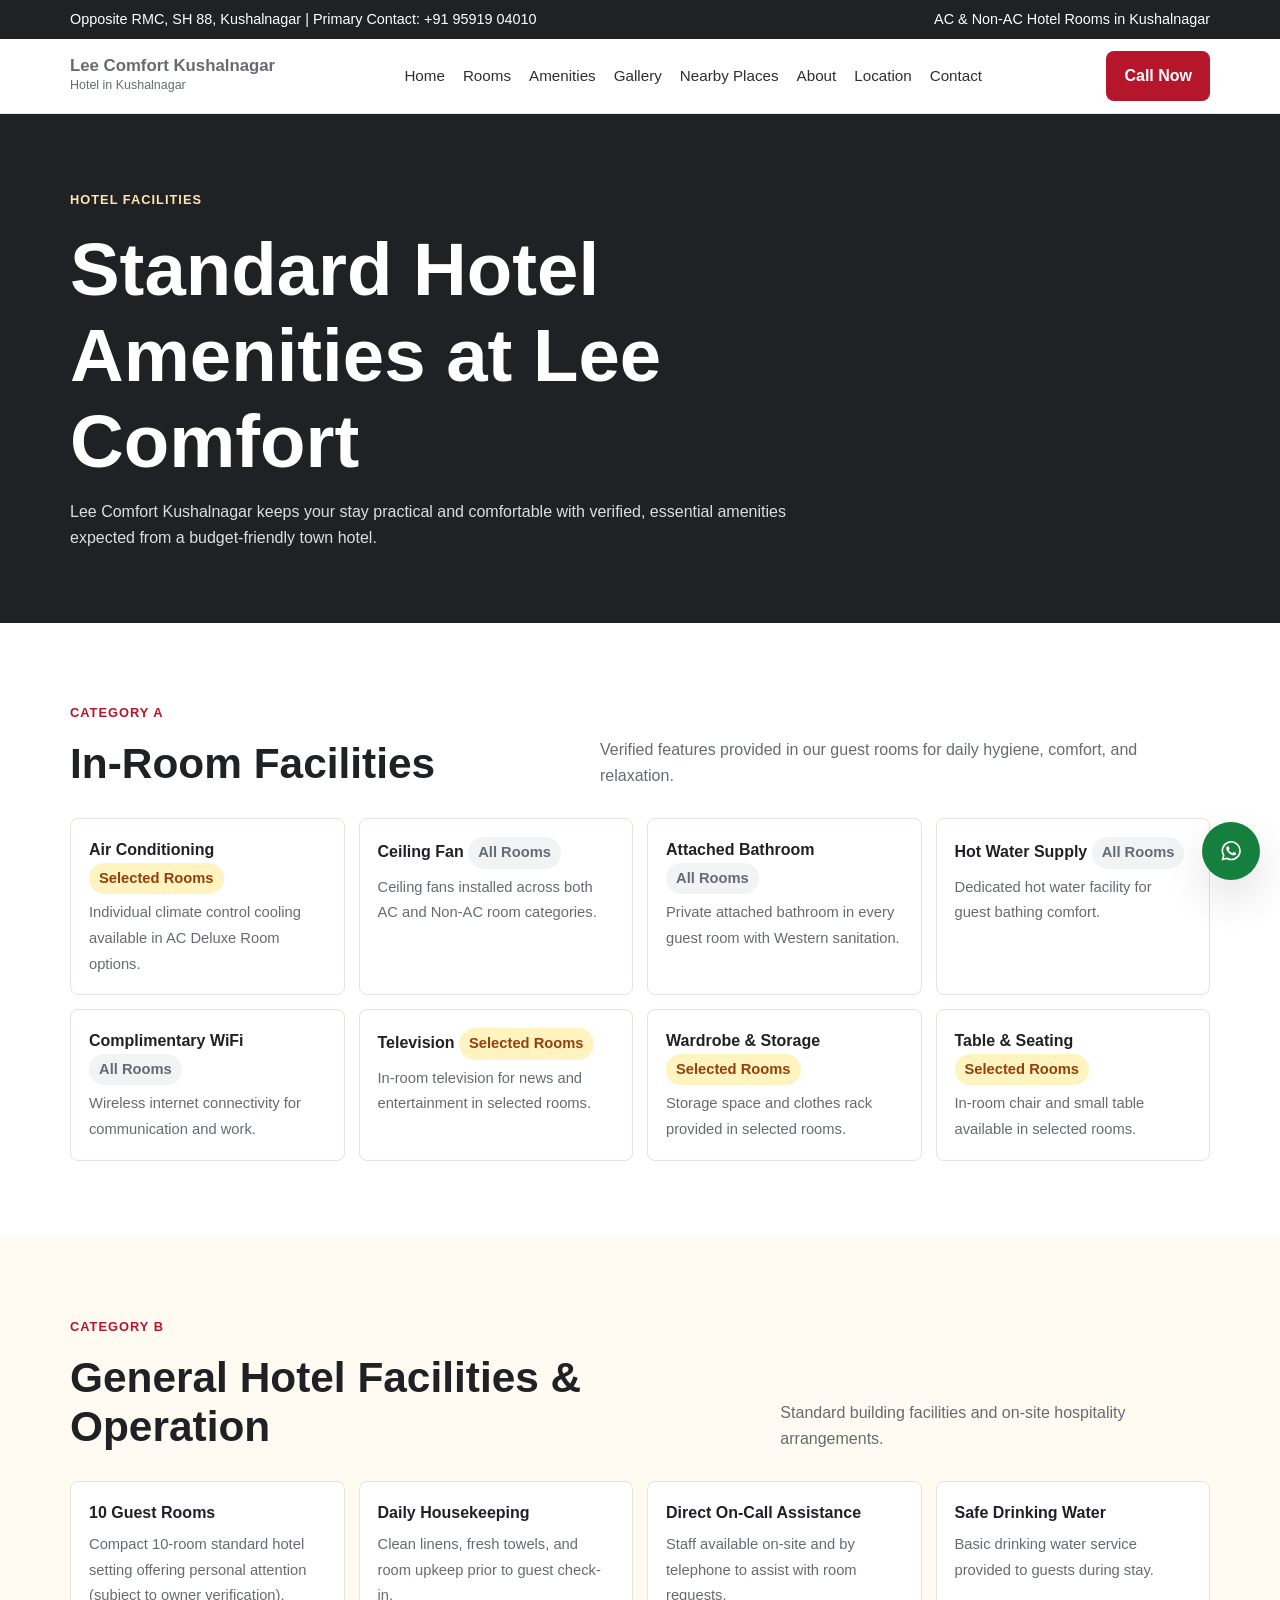
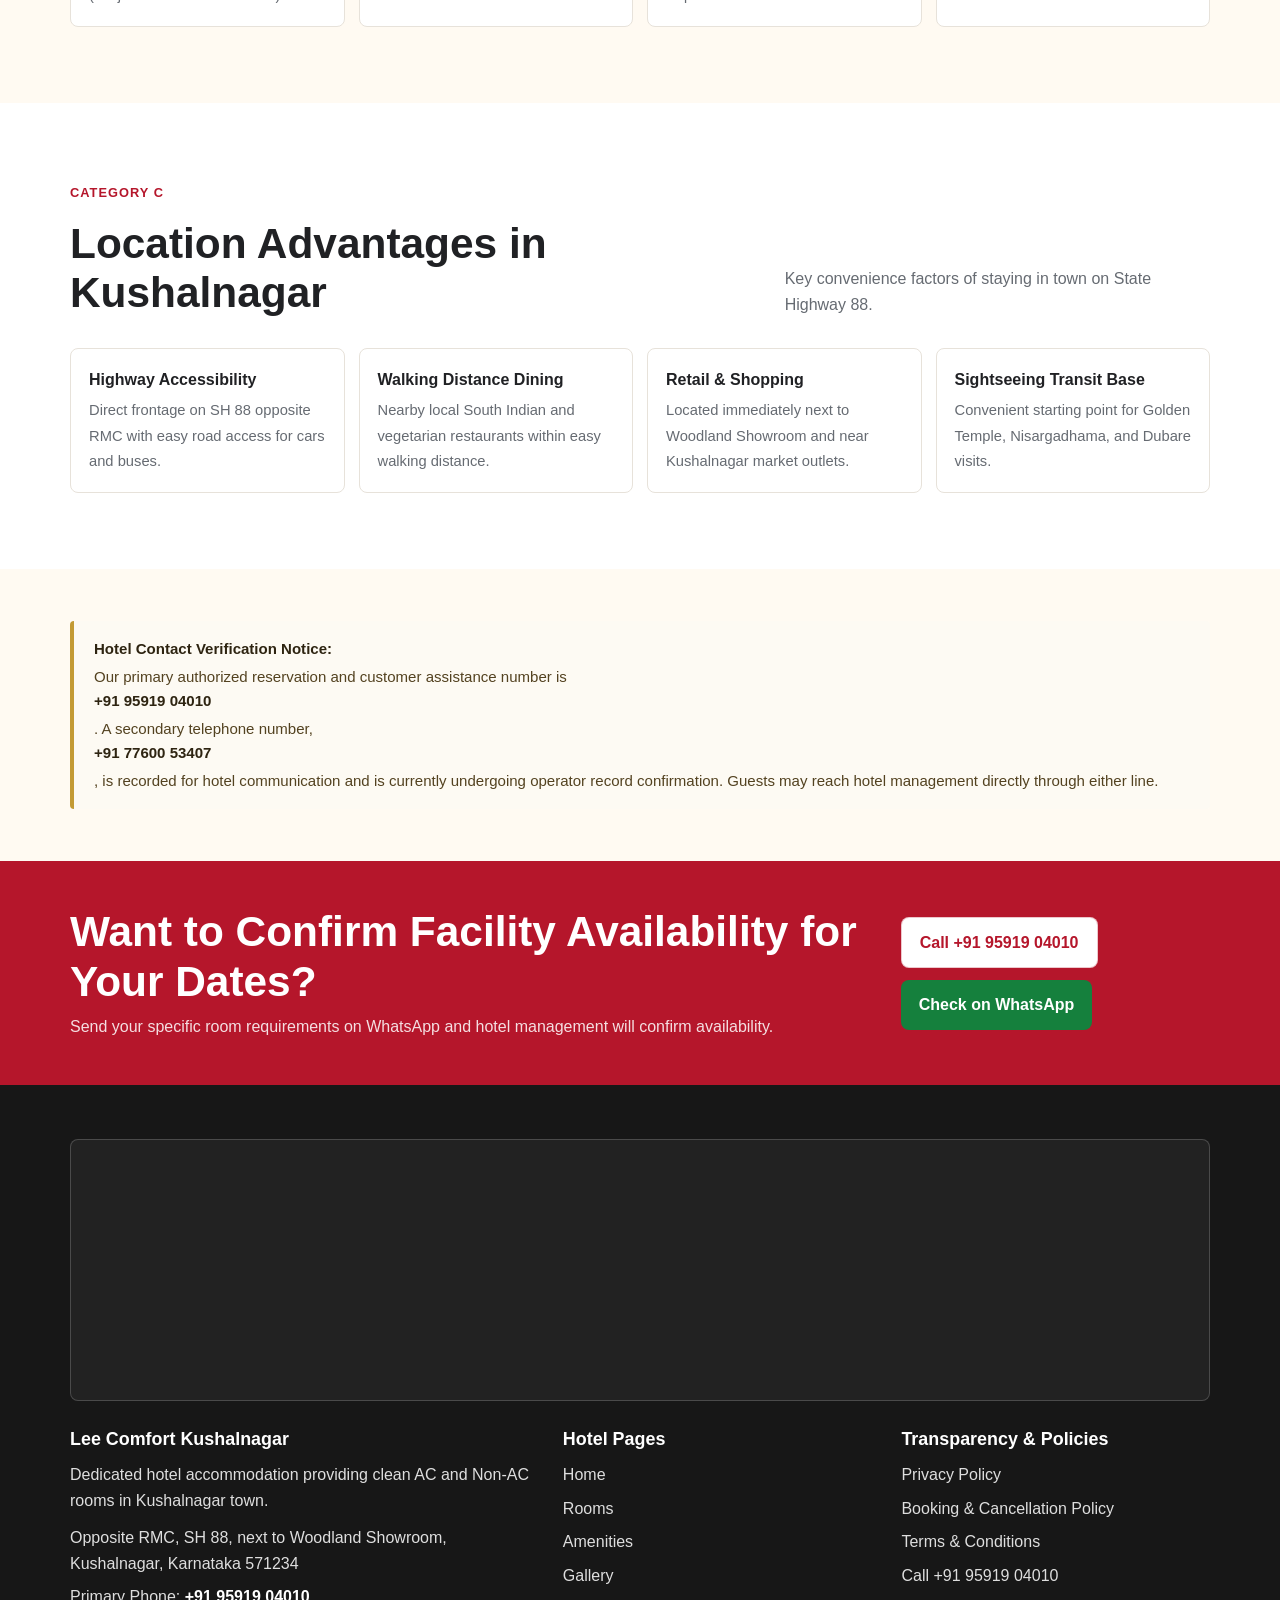
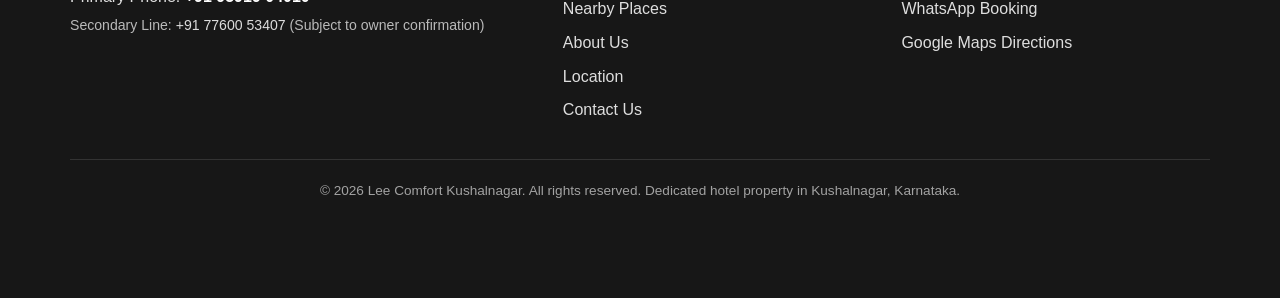
<file: amenities.html>
<!doctype html>
<html lang="en-IN">
<head>
  <meta charset="utf-8">
  <meta name="viewport" content="width=device-width, initial-scale=1">
  <title>Hotel Amenities | WiFi, Hot Water & AC Rooms in Kushalnagar</title>
  <meta name="description" content="Lee Comfort Kushalnagar amenities include AC rooms, Non-AC rooms, WiFi, hot water, TV, attached bathrooms, and central town location on SH 88.">
  <link rel="canonical" href="https://leecomfortkushalnagar.com/amenities.html">
  <link rel="stylesheet" href="assets/css/styles.css">

  <!-- Open Graph Metadata -->
  <meta property="og:type" content="website">
  <meta property="og:title" content="Hotel Amenities | WiFi, Hot Water & AC Rooms in Kushalnagar">
  <meta property="og:description" content="Lee Comfort Kushalnagar amenities include AC rooms, Non-AC rooms, WiFi, hot water, TV, attached bathrooms, and central town location on SH 88.">
  <meta property="og:url" content="https://leecomfortkushalnagar.com/amenities.html">
  <meta property="og:image" content="https://leecomfortkushalnagar.com/assets/images/hotel-exterior-sign.webp">

  <!-- Structured Data: Schema.org Hotel -->
  <script type="application/ld+json">
  {
    "@context": "https://schema.org",
    "@type": "Hotel",
    "name": "Lee Comfort Kushalnagar",
    "url": "https://leecomfortkushalnagar.com/amenities.html",
    "telephone": "+919591904010",
    "address": {
      "@type": "PostalAddress",
      "streetAddress": "Opposite RMC, SH 88, next to Woodland Showroom",
      "addressLocality": "Kushalnagar",
      "addressRegion": "Karnataka",
      "postalCode": "571234",
      "addressCountry": "IN"
    },
    "amenityFeature": [
      {"@type": "LocationFeatureSpecification", "name": "AC Rooms", "value": true},
      {"@type": "LocationFeatureSpecification", "name": "Non-AC Rooms", "value": true},
      {"@type": "LocationFeatureSpecification", "name": "Hot Water", "value": true},
      {"@type": "LocationFeatureSpecification", "name": "WiFi", "value": true},
      {"@type": "LocationFeatureSpecification", "name": "Attached Bathroom", "value": true},
      {"@type": "LocationFeatureSpecification", "name": "Television in selected rooms", "value": true}
    ]
  }
  </script>

  <!-- Google tag (gtag.js) -->
  <script async src="https://www.googletagmanager.com/gtag/js?id=AW-18170845301"></script>
  <script>
    window.dataLayer = window.dataLayer || [];
    function gtag(){dataLayer.push(arguments);}
    gtag('js', new Date());
    gtag('config', 'AW-18170845301');
  </script>
</head>
<body>
  <div class="top-strip">
    <div class="container">
      <span>Opposite RMC, SH 88, Kushalnagar | Primary Contact: +91 95919 04010</span>
      <span>AC & Non-AC Hotel Rooms in Kushalnagar</span>
    </div>
  </div>

  <header class="header">
    <nav class="container nav" aria-label="Main navigation">
      <a class="brand" href="index.html" aria-label="Lee Comfort Kushalnagar home">
        <span><strong>Lee Comfort Kushalnagar</strong><span>Hotel in Kushalnagar</span></span>
      </a>
      <button class="menu-toggle" type="button" aria-label="Open menu" aria-expanded="false">
        <svg class="menu-icon" aria-hidden="true" viewBox="0 0 24 24"><path d="M4 7h16M4 12h16M4 17h16"/></svg>
        <svg class="close-icon" aria-hidden="true" viewBox="0 0 24 24"><path d="M6 6l12 12M18 6L6 18"/></svg>
      </button>
      <div class="menu">
        <a href="index.html">Home</a>
        <a href="rooms.html">Rooms</a>
        <a href="amenities.html">Amenities</a>
        <a href="gallery.html">Gallery</a>
        <a href="nearby-places.html">Nearby Places</a>
        <a href="about.html">About</a>
        <a href="location.html">Location</a>
        <a href="contact.html">Contact</a>
      </div>
      <div class="nav-actions">
        <a class="btn" href="tel:+919591904010">Call Now</a>
      </div>
    </nav>
  </header>

  <main>
    <section class="page-hero">
      <div class="container">
        <span class="eyebrow">Hotel Facilities</span>
        <h1>Standard Hotel Amenities at Lee Comfort</h1>
        <p>Lee Comfort Kushalnagar keeps your stay practical and comfortable with verified, essential amenities expected from a budget-friendly town hotel.</p>
      </div>
    </section>

    <!-- Category A: Room Facilities -->
    <section class="section">
      <div class="container">
        <div class="section-head">
          <div>
            <span class="eyebrow" style="color: var(--red)">Category A</span>
            <h2>In-Room Facilities</h2>
          </div>
          <p>Verified features provided in our guest rooms for daily hygiene, comfort, and relaxation.</p>
        </div>
        <div class="amenity-grid">
          <div class="amenity">
            <b>Air Conditioning <span class="badge-tag selected-room">Selected Rooms</span></b>
            <span>Individual climate control cooling available in AC Deluxe Room options.</span>
          </div>
          <div class="amenity">
            <b>Ceiling Fan <span class="badge-tag">All Rooms</span></b>
            <span>Ceiling fans installed across both AC and Non-AC room categories.</span>
          </div>
          <div class="amenity">
            <b>Attached Bathroom <span class="badge-tag">All Rooms</span></b>
            <span>Private attached bathroom in every guest room with Western sanitation.</span>
          </div>
          <div class="amenity">
            <b>Hot Water Supply <span class="badge-tag">All Rooms</span></b>
            <span>Dedicated hot water facility for guest bathing comfort.</span>
          </div>
          <div class="amenity">
            <b>Complimentary WiFi <span class="badge-tag">All Rooms</span></b>
            <span>Wireless internet connectivity for communication and work.</span>
          </div>
          <div class="amenity">
            <b>Television <span class="badge-tag selected-room">Selected Rooms</span></b>
            <span>In-room television for news and entertainment in selected rooms.</span>
          </div>
          <div class="amenity">
            <b>Wardrobe & Storage <span class="badge-tag selected-room">Selected Rooms</span></b>
            <span>Storage space and clothes rack provided in selected rooms.</span>
          </div>
          <div class="amenity">
            <b>Table & Seating <span class="badge-tag selected-room">Selected Rooms</span></b>
            <span>In-room chair and small table available in selected rooms.</span>
          </div>
        </div>
      </div>
    </section>

    <!-- Category B: General Hotel Facilities -->
    <section class="section soft">
      <div class="container">
        <div class="section-head">
          <div>
            <span class="eyebrow" style="color: var(--red)">Category B</span>
            <h2>General Hotel Facilities & Operation</h2>
          </div>
          <p>Standard building facilities and on-site hospitality arrangements.</p>
        </div>
        <div class="amenity-grid">
          <div class="amenity">
            <b>10 Guest Rooms</b>
            <span>Compact 10-room standard hotel setting offering personal attention (subject to owner verification).</span>
          </div>
          <div class="amenity">
            <b>Daily Housekeeping</b>
            <span>Clean linens, fresh towels, and room upkeep prior to guest check-in.</span>
          </div>
          <div class="amenity">
            <b>Direct On-Call Assistance</b>
            <span>Staff available on-site and by telephone to assist with room requests.</span>
          </div>
          <div class="amenity">
            <b>Safe Drinking Water</b>
            <span>Basic drinking water service provided to guests during stay.</span>
          </div>
        </div>
      </div>
    </section>

    <!-- Category C: Location Advantages -->
    <section class="section">
      <div class="container">
        <div class="section-head">
          <div>
            <span class="eyebrow" style="color: var(--red)">Category C</span>
            <h2>Location Advantages in Kushalnagar</h2>
          </div>
          <p>Key convenience factors of staying in town on State Highway 88.</p>
        </div>
        <div class="amenity-grid">
          <div class="amenity">
            <b>Highway Accessibility</b>
            <span>Direct frontage on SH 88 opposite RMC with easy road access for cars and buses.</span>
          </div>
          <div class="amenity">
            <b>Walking Distance Dining</b>
            <span>Nearby local South Indian and vegetarian restaurants within easy walking distance.</span>
          </div>
          <div class="amenity">
            <b>Retail & Shopping</b>
            <span>Located immediately next to Woodland Showroom and near Kushalnagar market outlets.</span>
          </div>
          <div class="amenity">
            <b>Sightseeing Transit Base</b>
            <span>Convenient starting point for Golden Temple, Nisargadhama, and Dubare visits.</span>
          </div>
        </div>
      </div>
    </section>

    <!-- Verification / Contact Notice -->
    <section class="section soft" style="padding-top: 32px; padding-bottom: 32px">
      <div class="container">
        <div class="notice-box">
          <strong>Hotel Contact Verification Notice:</strong>
          Our primary authorized reservation and customer assistance number is <strong>+91 95919 04010</strong>. A secondary telephone number, <strong>+91 77600 53407</strong>, is recorded for hotel communication and is currently undergoing operator record confirmation. Guests may reach hotel management directly through either line.
        </div>
      </div>
    </section>

    <!-- CTA Band -->
    <section class="cta-band">
      <div class="container">
        <div>
          <h2>Want to Confirm Facility Availability for Your Dates?</h2>
          <p>Send your specific room requirements on WhatsApp and hotel management will confirm availability.</p>
        </div>
        <div class="hero-actions" style="margin-top: 0">
          <a class="btn light" href="tel:+919591904010">Call +91 95919 04010</a>
          <a class="btn secondary" href="#" data-whatsapp data-message="Hello Lee Comfort Kushalnagar, I would like to confirm room facility availability for my stay dates.">Check on WhatsApp</a>
        </div>
      </div>
    </section>
  </main>

  <footer class="footer">
    <div class="container footer-layout">
      <div class="footer-map">
        <iframe title="Map to Lee Comfort Kushalnagar" loading="lazy" src="https://www.google.com/maps?q=Lee%20Comfort%20Kushalnagar%20opposite%20RMC%20SH%2088%20Kushalnagar&output=embed"></iframe>
      </div>
      <div class="footer-grid">
        <div>
          <h2>Lee Comfort Kushalnagar</h2>
          <p>Dedicated hotel accommodation providing clean AC and Non-AC rooms in Kushalnagar town.</p>
          <p style="margin-top: 12px">Opposite RMC, SH 88, next to Woodland Showroom, Kushalnagar, Karnataka 571234</p>
          <p style="margin-top: 8px">Primary Phone: <a href="tel:+919591904010" style="display: inline; color: var(--white); font-weight: 700">+91 95919 04010</a></p>
          <p style="margin-top: 4px; font-size: 0.88rem; color: rgba(255,255,255,0.7)">Secondary Line: <a href="tel:+917760053407" style="display: inline; color: rgba(255,255,255,0.85)">+91 77600 53407</a> (Subject to owner confirmation)</p>
        </div>
        <div>
          <h3>Hotel Pages</h3>
          <a href="index.html">Home</a>
          <a href="rooms.html">Rooms</a>
          <a href="amenities.html">Amenities</a>
          <a href="gallery.html">Gallery</a>
          <a href="nearby-places.html">Nearby Places</a>
          <a href="about.html">About Us</a>
          <a href="location.html">Location</a>
          <a href="contact.html">Contact Us</a>
        </div>
        <div>
          <h3>Transparency & Policies</h3>
          <a href="privacy-policy.html">Privacy Policy</a>
          <a href="booking-policy.html">Booking & Cancellation Policy</a>
          <a href="terms-and-conditions.html">Terms & Conditions</a>
          <a href="tel:+919591904010">Call +91 95919 04010</a>
          <a href="#" data-whatsapp>WhatsApp Booking</a>
          <a href="https://www.google.com/maps/search/?api=1&query=Lee%20Comfort%20Kushalnagar%20opposite%20RMC%20SH%2088%20Kushalnagar" target="_blank" rel="noopener">Google Maps Directions</a>
        </div>
      </div>
      <div style="border-top: 1px solid rgba(255,255,255,0.12); padding-top: 20px; font-size: 0.85rem; color: rgba(255,255,255,0.6); text-align: center;">
        &copy; 2026 Lee Comfort Kushalnagar. All rights reserved. Dedicated hotel property in Kushalnagar, Karnataka.
      </div>
    </div>
  </footer>

  <a class="floating-whatsapp" href="#" data-whatsapp aria-label="WhatsApp booking enquiry">
    <svg class="whatsapp-icon" aria-hidden="true" viewBox="0 0 16 16"><path d="M13.6 2.32A7.66 7.66 0 0 0 8.16 0C3.9 0 .44 3.46.44 7.72c0 1.36.36 2.69 1.04 3.86L.38 15.6l4.11-1.08a7.72 7.72 0 0 0 3.67.94h.01c4.26 0 7.72-3.46 7.72-7.72a7.68 7.68 0 0 0-2.29-5.42zM8.16 14.16a6.4 6.4 0 0 1-3.26-.89l-.23-.14-2.44.64.65-2.38-.15-.24a6.43 6.43 0 1 1 5.43 3.01zm3.53-4.82c-.19-.1-1.14-.56-1.32-.63-.18-.06-.31-.1-.44.1-.13.19-.5.63-.62.76-.11.13-.23.14-.42.05-.19-.1-.82-.3-1.56-.96-.58-.51-.97-1.15-1.08-1.34-.11-.19-.01-.3.08-.39.09-.08.19-.23.29-.34.1-.11.13-.19.19-.32.06-.13.03-.24-.02-.34-.05-.1-.44-1.06-.6-1.45-.16-.38-.32-.33-.44-.34h-.38c-.13 0-.34.05-.52.24-.18.19-.68.66-.68 1.61s.7 1.87.79 2c.1.13 1.37 2.1 3.32 2.94.46.2.82.32 1.1.41.46.15.89.13 1.22.08.37-.06 1.14-.47 1.3-.92.16-.45.16-.84.11-.92-.05-.08-.18-.13-.38-.23z"/></svg>
  </a>
  <div class="sticky-contact">
    <a href="tel:+919591904010">
      <svg class="phone-icon" aria-hidden="true" viewBox="0 0 24 24"><path d="M22 16.92v3a2 2 0 0 1-2.18 2 19.79 19.79 0 0 1-8.63-3.07 19.5 19.5 0 0 1-6-6A19.79 19.79 0 0 1 2.12 4.18 2 2 0 0 1 4.11 2h3a2 2 0 0 1 2 1.72c.12.91.33 1.8.62 2.65a2 2 0 0 1-.45 2.11L8.09 9.67a16 16 0 0 0 6.24 6.24l1.19-1.19a2 2 0 0 1 2.11-.45c.85.29 1.74.5 2.65.62A2 2 0 0 1 22 16.92z"/></svg>
      Call Now
    </a>
    <a href="#" data-whatsapp>
      <svg class="whatsapp-icon" aria-hidden="true" viewBox="0 0 16 16"><path d="M13.6 2.32A7.66 7.66 0 0 0 8.16 0C3.9 0 .44 3.46.44 7.72c0 1.36.36 2.69 1.04 3.86L.38 15.6l4.11-1.08a7.72 7.72 0 0 0 3.67.94h.01c4.26 0 7.72-3.46 7.72-7.72a7.68 7.68 0 0 0-2.29-5.42zM8.16 14.16a6.4 6.4 0 0 1-3.26-.89l-.23-.14-2.44.64.65-2.38-.15-.24a6.43 6.43 0 1 1 5.43 3.01zm3.53-4.82c-.19-.1-1.14-.56-1.32-.63-.18-.06-.31-.1-.44.1-.13.19-.5.63-.62.76-.11.13-.23.14-.42.05-.19-.1-.82-.3-1.56-.96-.58-.51-.97-1.15-1.08-1.34-.11-.19-.01-.3.08-.39.09-.08.19-.23.29-.34.1-.11.13-.19.19-.32.06-.13.03-.24-.02-.34-.05-.1-.44-1.06-.6-1.45-.16-.38-.32-.33-.44-.34h-.38c-.13 0-.34.05-.52.24-.18.19-.68.66-.68 1.61s.7 1.87.79 2c.1.13 1.37 2.1 3.32 2.94.46.2.82.32 1.1.41.46.15.89.13 1.22.08.37-.06 1.14-.47 1.3-.92.16-.45.16-.84.11-.92-.05-.08-.18-.13-.38-.23z"/></svg>
      WhatsApp
    </a>
  </div>

  <script src="assets/js/main.js"></script>
</body>
</html>
</file>
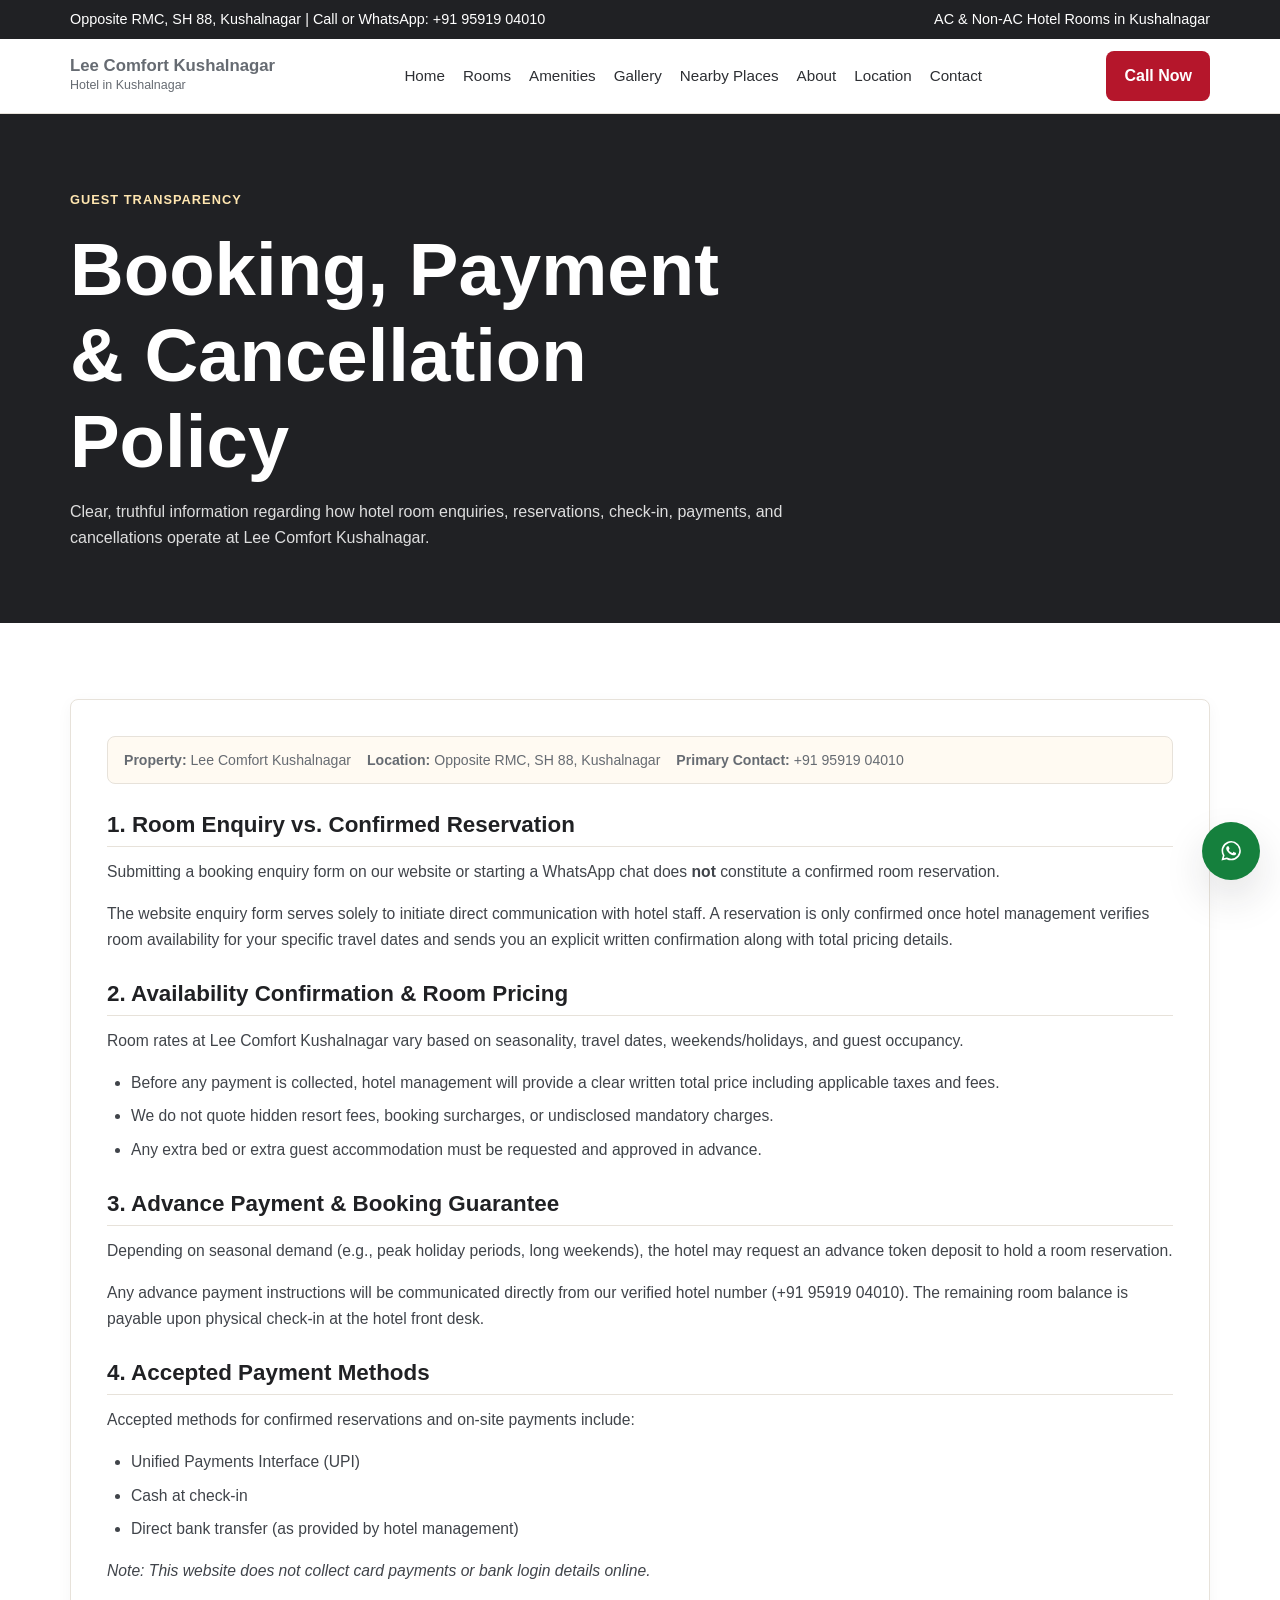
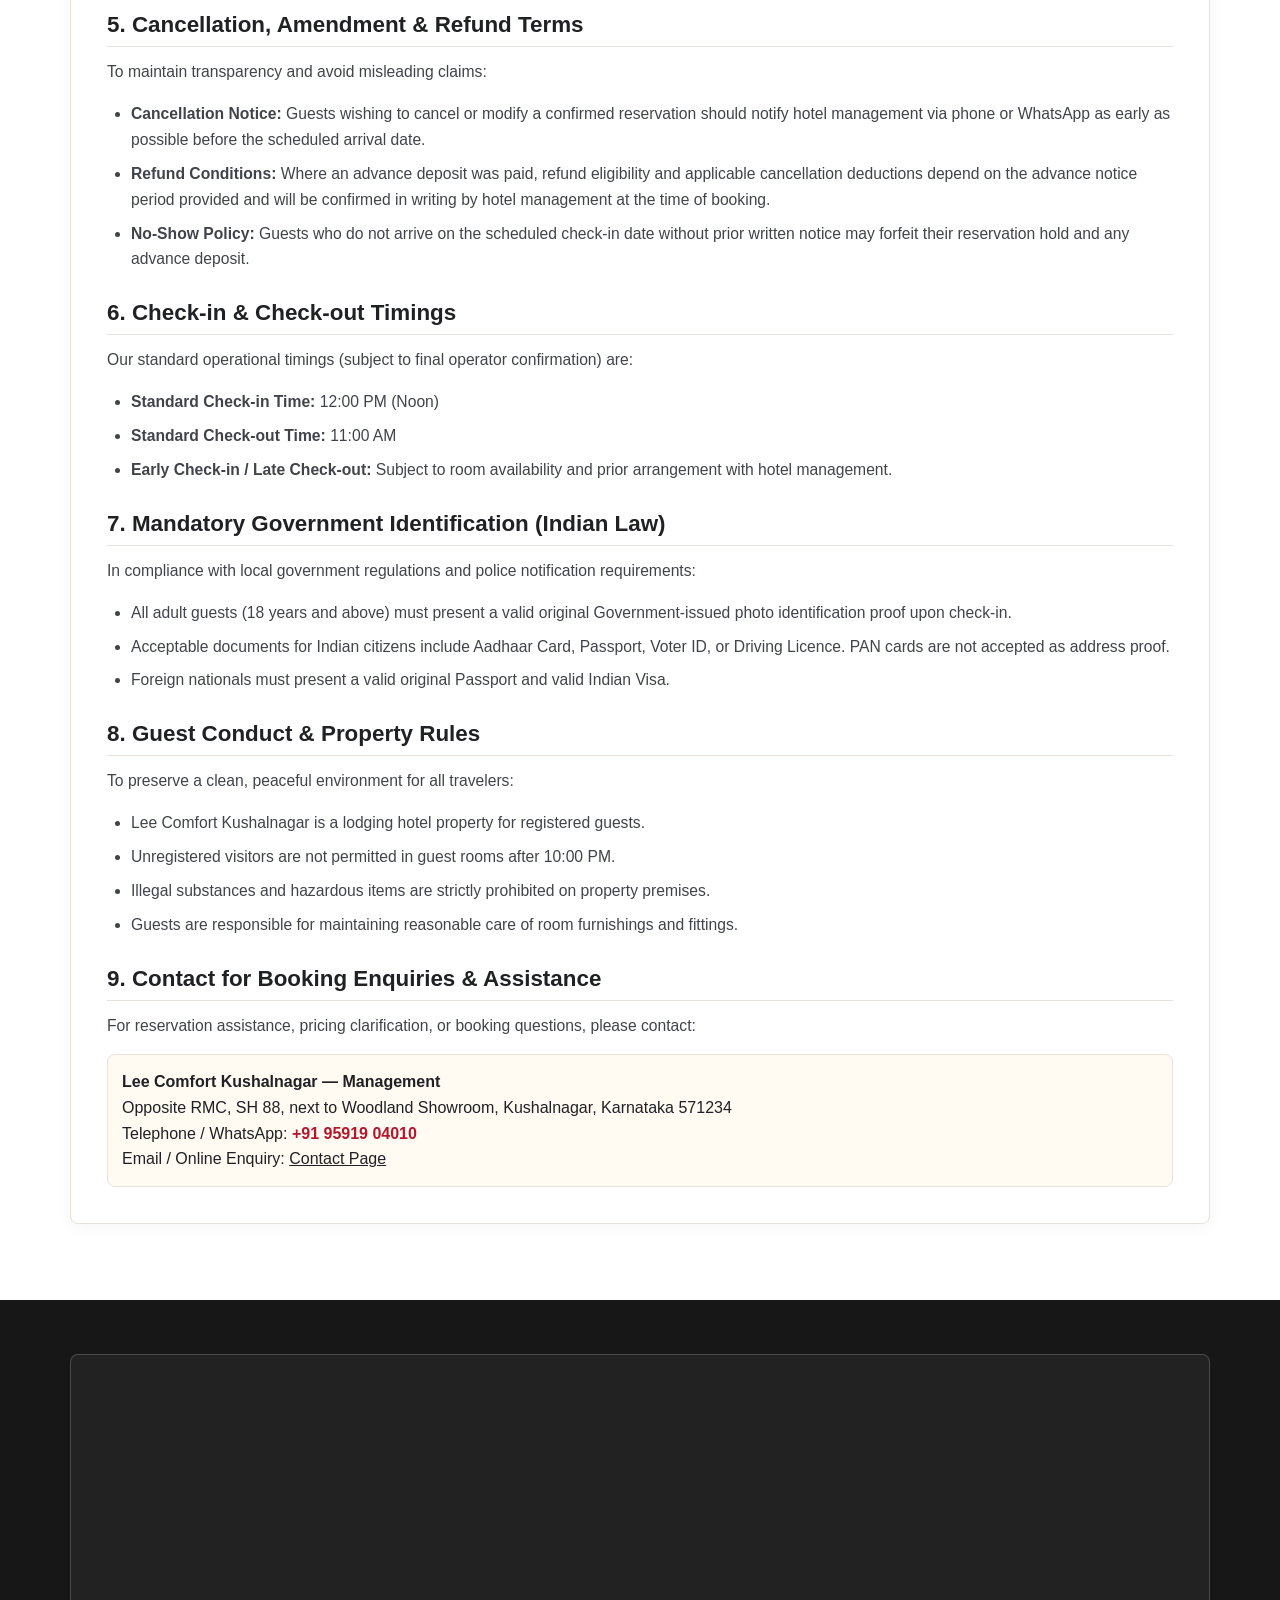
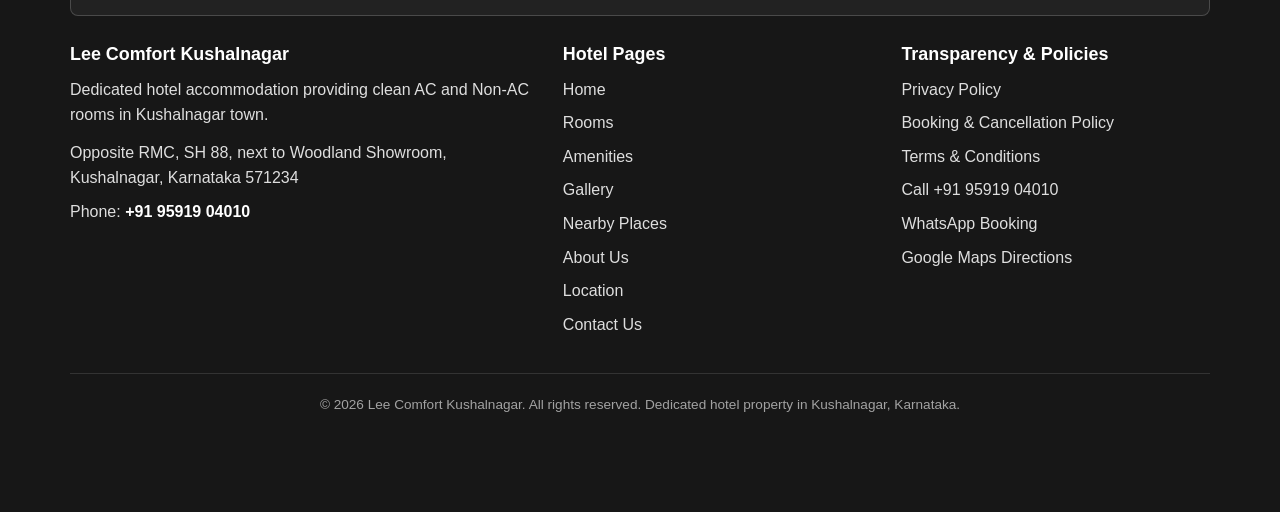
<file: booking-policy.html>
<!doctype html>
<html lang="en-IN">
<head>
  <meta charset="utf-8">
  <meta name="viewport" content="width=device-width, initial-scale=1">
  <title>Booking & Cancellation Policy | Lee Comfort Kushalnagar</title>
  <meta name="description" content="Booking, payment, check-in, and cancellation policies for Lee Comfort Kushalnagar hotel. Transparent terms for hotel guests in Kushalnagar.">
  <link rel="canonical" href="https://leecomfortkushalnagar.com/booking-policy.html">
  <link rel="stylesheet" href="assets/css/styles.css">

  <!-- Open Graph Metadata -->
  <meta property="og:type" content="website">
  <meta property="og:title" content="Booking & Cancellation Policy | Lee Comfort Kushalnagar">
  <meta property="og:description" content="Booking, payment, check-in, and cancellation policies for Lee Comfort Kushalnagar hotel. Transparent terms for hotel guests in Kushalnagar.">
  <meta property="og:url" content="https://leecomfortkushalnagar.com/booking-policy.html">

  <!-- Structured Data: Schema.org Hotel -->
  <script type="application/ld+json">
  {
    "@context": "https://schema.org",
    "@type": "Hotel",
    "name": "Lee Comfort Kushalnagar",
    "url": "https://leecomfortkushalnagar.com/booking-policy.html",
    "telephone": "+919591904010",
    "address": {
      "@type": "PostalAddress",
      "streetAddress": "Opposite RMC, SH 88, next to Woodland Showroom",
      "addressLocality": "Kushalnagar",
      "addressRegion": "Karnataka",
      "postalCode": "571234",
      "addressCountry": "IN"
    }
  }
  </script>

  <!-- Google tag (gtag.js) -->
  <script async src="https://www.googletagmanager.com/gtag/js?id=AW-18170845301"></script>
  <script>
    window.dataLayer = window.dataLayer || [];
    function gtag(){dataLayer.push(arguments);}
    gtag('js', new Date());
    gtag('config', 'AW-18170845301');
  </script>
</head>
<body>
  <div class="top-strip">
    <div class="container">
      <span>Opposite RMC, SH 88, Kushalnagar | Call or WhatsApp: +91 95919 04010</span>
      <span>AC & Non-AC Hotel Rooms in Kushalnagar</span>
    </div>
  </div>

  <header class="header">
    <nav class="container nav" aria-label="Main navigation">
      <a class="brand" href="index.html" aria-label="Lee Comfort Kushalnagar home">
        <span><strong>Lee Comfort Kushalnagar</strong><span>Hotel in Kushalnagar</span></span>
      </a>
      <button class="menu-toggle" type="button" aria-label="Open menu" aria-expanded="false">
        <svg class="menu-icon" aria-hidden="true" viewBox="0 0 24 24"><path d="M4 7h16M4 12h16M4 17h16"/></svg>
        <svg class="close-icon" aria-hidden="true" viewBox="0 0 24 24"><path d="M6 6l12 12M18 6L6 18"/></svg>
      </button>
      <div class="menu">
        <a href="index.html">Home</a>
        <a href="rooms.html">Rooms</a>
        <a href="amenities.html">Amenities</a>
        <a href="gallery.html">Gallery</a>
        <a href="nearby-places.html">Nearby Places</a>
        <a href="about.html">About</a>
        <a href="location.html">Location</a>
        <a href="contact.html">Contact</a>
      </div>
      <div class="nav-actions">
        <a class="btn" href="tel:+919591904010">Call Now</a>
      </div>
    </nav>
  </header>

  <main>
    <section class="page-hero">
      <div class="container">
        <span class="eyebrow">Guest Transparency</span>
        <h1>Booking, Payment & Cancellation Policy</h1>
        <p>Clear, truthful information regarding how hotel room enquiries, reservations, check-in, payments, and cancellations operate at Lee Comfort Kushalnagar.</p>
      </div>
    </section>

    <section class="section">
      <div class="container">
        <article class="policy-card">
          <div class="policy-meta">
            <span><strong>Property:</strong> Lee Comfort Kushalnagar</span>
            <span><strong>Location:</strong> Opposite RMC, SH 88, Kushalnagar</span>
            <span><strong>Primary Contact:</strong> +91 95919 04010</span>
          </div>

          <h2>1. Room Enquiry vs. Confirmed Reservation</h2>
          <p>
            Submitting a booking enquiry form on our website or starting a WhatsApp chat does <strong>not</strong> constitute a confirmed room reservation.
          </p>
          <p>
            The website enquiry form serves solely to initiate direct communication with hotel staff. A reservation is only confirmed once hotel management verifies room availability for your specific travel dates and sends you an explicit written confirmation along with total pricing details.
          </p>

          <h2>2. Availability Confirmation & Room Pricing</h2>
          <p>
            Room rates at Lee Comfort Kushalnagar vary based on seasonality, travel dates, weekends/holidays, and guest occupancy.
          </p>
          <ul>
            <li>Before any payment is collected, hotel management will provide a clear written total price including applicable taxes and fees.</li>
            <li>We do not quote hidden resort fees, booking surcharges, or undisclosed mandatory charges.</li>
            <li>Any extra bed or extra guest accommodation must be requested and approved in advance.</li>
          </ul>

          <h2>3. Advance Payment & Booking Guarantee</h2>
          <p>
            Depending on seasonal demand (e.g., peak holiday periods, long weekends), the hotel may request an advance token deposit to hold a room reservation.
          </p>
          <p>
            Any advance payment instructions will be communicated directly from our verified hotel number (+91 95919 04010). The remaining room balance is payable upon physical check-in at the hotel front desk.
          </p>

          <h2>4. Accepted Payment Methods</h2>
          <p>
            Accepted methods for confirmed reservations and on-site payments include:
          </p>
          <ul>
            <li>Unified Payments Interface (UPI)</li>
            <li>Cash at check-in</li>
            <li>Direct bank transfer (as provided by hotel management)</li>
          </ul>
          <p>
            <em>Note: This website does not collect card payments or bank login details online.</em>
          </p>

          <h2>5. Cancellation, Amendment & Refund Terms</h2>
          <p>
            To maintain transparency and avoid misleading claims:
          </p>
          <ul>
            <li><strong>Cancellation Notice:</strong> Guests wishing to cancel or modify a confirmed reservation should notify hotel management via phone or WhatsApp as early as possible before the scheduled arrival date.</li>
            <li><strong>Refund Conditions:</strong> Where an advance deposit was paid, refund eligibility and applicable cancellation deductions depend on the advance notice period provided and will be confirmed in writing by hotel management at the time of booking.</li>
            <li><strong>No-Show Policy:</strong> Guests who do not arrive on the scheduled check-in date without prior written notice may forfeit their reservation hold and any advance deposit.</li>
          </ul>

          <h2>6. Check-in & Check-out Timings</h2>
          <p>
            Our standard operational timings (subject to final operator confirmation) are:
          </p>
          <ul>
            <li><strong>Standard Check-in Time:</strong> 12:00 PM (Noon)</li>
            <li><strong>Standard Check-out Time:</strong> 11:00 AM</li>
            <li><strong>Early Check-in / Late Check-out:</strong> Subject to room availability and prior arrangement with hotel management.</li>
          </ul>

          <h2>7. Mandatory Government Identification (Indian Law)</h2>
          <p>
            In compliance with local government regulations and police notification requirements:
          </p>
          <ul>
            <li>All adult guests (18 years and above) must present a valid original Government-issued photo identification proof upon check-in.</li>
            <li>Acceptable documents for Indian citizens include Aadhaar Card, Passport, Voter ID, or Driving Licence. PAN cards are not accepted as address proof.</li>
            <li>Foreign nationals must present a valid original Passport and valid Indian Visa.</li>
          </ul>

          <h2>8. Guest Conduct & Property Rules</h2>
          <p>
            To preserve a clean, peaceful environment for all travelers:
          </p>
          <ul>
            <li>Lee Comfort Kushalnagar is a lodging hotel property for registered guests.</li>
            <li>Unregistered visitors are not permitted in guest rooms after 10:00 PM.</li>
            <li>Illegal substances and hazardous items are strictly prohibited on property premises.</li>
            <li>Guests are responsible for maintaining reasonable care of room furnishings and fittings.</li>
          </ul>

          <h2>9. Contact for Booking Enquiries & Assistance</h2>
          <p>
            For reservation assistance, pricing clarification, or booking questions, please contact:
          </p>
          <div style="margin-top: 14px; padding: 14px; background: var(--paper); border: 1px solid var(--line); border-radius: var(--radius)">
            <strong>Lee Comfort Kushalnagar — Management</strong><br>
            Opposite RMC, SH 88, next to Woodland Showroom, Kushalnagar, Karnataka 571234<br>
            Telephone / WhatsApp: <a href="tel:+919591904010" style="color: var(--red); font-weight: 700">+91 95919 04010</a><br>
            Email / Online Enquiry: <a href="contact.html" style="color: var(--ink); text-decoration: underline">Contact Page</a>
          </div>
        </article>
      </div>
    </section>
  </main>

  <footer class="footer">
    <div class="container footer-layout">
      <div class="footer-map">
        <iframe title="Map to Lee Comfort Kushalnagar" loading="lazy" src="https://www.google.com/maps?q=Lee%20Comfort%20Kushalnagar%20opposite%20RMC%20SH%2088%20Kushalnagar&output=embed"></iframe>
      </div>
      <div class="footer-grid">
        <div>
          <h2>Lee Comfort Kushalnagar</h2>
          <p>Dedicated hotel accommodation providing clean AC and Non-AC rooms in Kushalnagar town.</p>
          <p style="margin-top: 12px">Opposite RMC, SH 88, next to Woodland Showroom, Kushalnagar, Karnataka 571234</p>
          <p style="margin-top: 8px">Phone: <a href="tel:+919591904010" style="display: inline; color: var(--white); font-weight: 700">+91 95919 04010</a></p>
        </div>
        <div>
          <h3>Hotel Pages</h3>
          <a href="index.html">Home</a>
          <a href="rooms.html">Rooms</a>
          <a href="amenities.html">Amenities</a>
          <a href="gallery.html">Gallery</a>
          <a href="nearby-places.html">Nearby Places</a>
          <a href="about.html">About Us</a>
          <a href="location.html">Location</a>
          <a href="contact.html">Contact Us</a>
        </div>
        <div>
          <h3>Transparency & Policies</h3>
          <a href="privacy-policy.html">Privacy Policy</a>
          <a href="booking-policy.html">Booking & Cancellation Policy</a>
          <a href="terms-and-conditions.html">Terms & Conditions</a>
          <a href="tel:+919591904010">Call +91 95919 04010</a>
          <a href="#" data-whatsapp>WhatsApp Booking</a>
          <a href="https://www.google.com/maps/search/?api=1&query=Lee%20Comfort%20Kushalnagar%20opposite%20RMC%20SH%2088%20Kushalnagar" target="_blank" rel="noopener">Google Maps Directions</a>
        </div>
      </div>
      <div style="border-top: 1px solid rgba(255,255,255,0.12); padding-top: 20px; font-size: 0.85rem; color: rgba(255,255,255,0.6); text-align: center;">
        &copy; 2026 Lee Comfort Kushalnagar. All rights reserved. Dedicated hotel property in Kushalnagar, Karnataka.
      </div>
    </div>
  </footer>

  <a class="floating-whatsapp" href="#" data-whatsapp aria-label="WhatsApp booking enquiry">
    <svg class="whatsapp-icon" aria-hidden="true" viewBox="0 0 16 16"><path d="M13.6 2.32A7.66 7.66 0 0 0 8.16 0C3.9 0 .44 3.46.44 7.72c0 1.36.36 2.69 1.04 3.86L.38 15.6l4.11-1.08a7.72 7.72 0 0 0 3.67.94h.01c4.26 0 7.72-3.46 7.72-7.72a7.68 7.68 0 0 0-2.29-5.42zM8.16 14.16a6.4 6.4 0 0 1-3.26-.89l-.23-.14-2.44.64.65-2.38-.15-.24a6.43 6.43 0 1 1 5.43 3.01zm3.53-4.82c-.19-.1-1.14-.56-1.32-.63-.18-.06-.31-.1-.44.1-.13.19-.5.63-.62.76-.11.13-.23.14-.42.05-.19-.1-.82-.3-1.56-.96-.58-.51-.97-1.15-1.08-1.34-.11-.19-.01-.3.08-.39.09-.08.19-.23.29-.34.1-.11.13-.19.19-.32.06-.13.03-.24-.02-.34-.05-.1-.44-1.06-.6-1.45-.16-.38-.32-.33-.44-.34h-.38c-.13 0-.34.05-.52.24-.18.19-.68.66-.68 1.61s.7 1.87.79 2c.1.13 1.37 2.1 3.32 2.94.46.2.82.32 1.1.41.46.15.89.13 1.22.08.37-.06 1.14-.47 1.3-.92.16-.45.16-.84.11-.92-.05-.08-.18-.13-.38-.23z"/></svg>
  </a>
  <div class="sticky-contact">
    <a href="tel:+919591904010">
      <svg class="phone-icon" aria-hidden="true" viewBox="0 0 24 24"><path d="M22 16.92v3a2 2 0 0 1-2.18 2 19.79 19.79 0 0 1-8.63-3.07 19.5 19.5 0 0 1-6-6A19.79 19.79 0 0 1 2.12 4.18 2 2 0 0 1 4.11 2h3a2 2 0 0 1 2 1.72c.12.91.33 1.8.62 2.65a2 2 0 0 1-.45 2.11L8.09 9.67a16 16 0 0 0 6.24 6.24l1.19-1.19a2 2 0 0 1 2.11-.45c.85.29 1.74.5 2.65.62A2 2 0 0 1 22 16.92z"/></svg>
      Call Now
    </a>
    <a href="#" data-whatsapp>
      <svg class="whatsapp-icon" aria-hidden="true" viewBox="0 0 16 16"><path d="M13.6 2.32A7.66 7.66 0 0 0 8.16 0C3.9 0 .44 3.46.44 7.72c0 1.36.36 2.69 1.04 3.86L.38 15.6l4.11-1.08a7.72 7.72 0 0 0 3.67.94h.01c4.26 0 7.72-3.46 7.72-7.72a7.68 7.68 0 0 0-2.29-5.42zM8.16 14.16a6.4 6.4 0 0 1-3.26-.89l-.23-.14-2.44.64.65-2.38-.15-.24a6.43 6.43 0 1 1 5.43 3.01zm3.53-4.82c-.19-.1-1.14-.56-1.32-.63-.18-.06-.31-.1-.44.1-.13.19-.5.63-.62.76-.11.13-.23.14-.42.05-.19-.1-.82-.3-1.56-.96-.58-.51-.97-1.15-1.08-1.34-.11-.19-.01-.3.08-.39.09-.08.19-.23.29-.34.1-.11.13-.19.19-.32.06-.13.03-.24-.02-.34-.05-.1-.44-1.06-.6-1.45-.16-.38-.32-.33-.44-.34h-.38c-.13 0-.34.05-.52.24-.18.19-.68.66-.68 1.61s.7 1.87.79 2c.1.13 1.37 2.1 3.32 2.94.46.2.82.32 1.1.41.46.15.89.13 1.22.08.37-.06 1.14-.47 1.3-.92.16-.45.16-.84.11-.92-.05-.08-.18-.13-.38-.23z"/></svg>
      WhatsApp
    </a>
  </div>

  <script src="assets/js/main.js"></script>
</body>
</html>
</file>
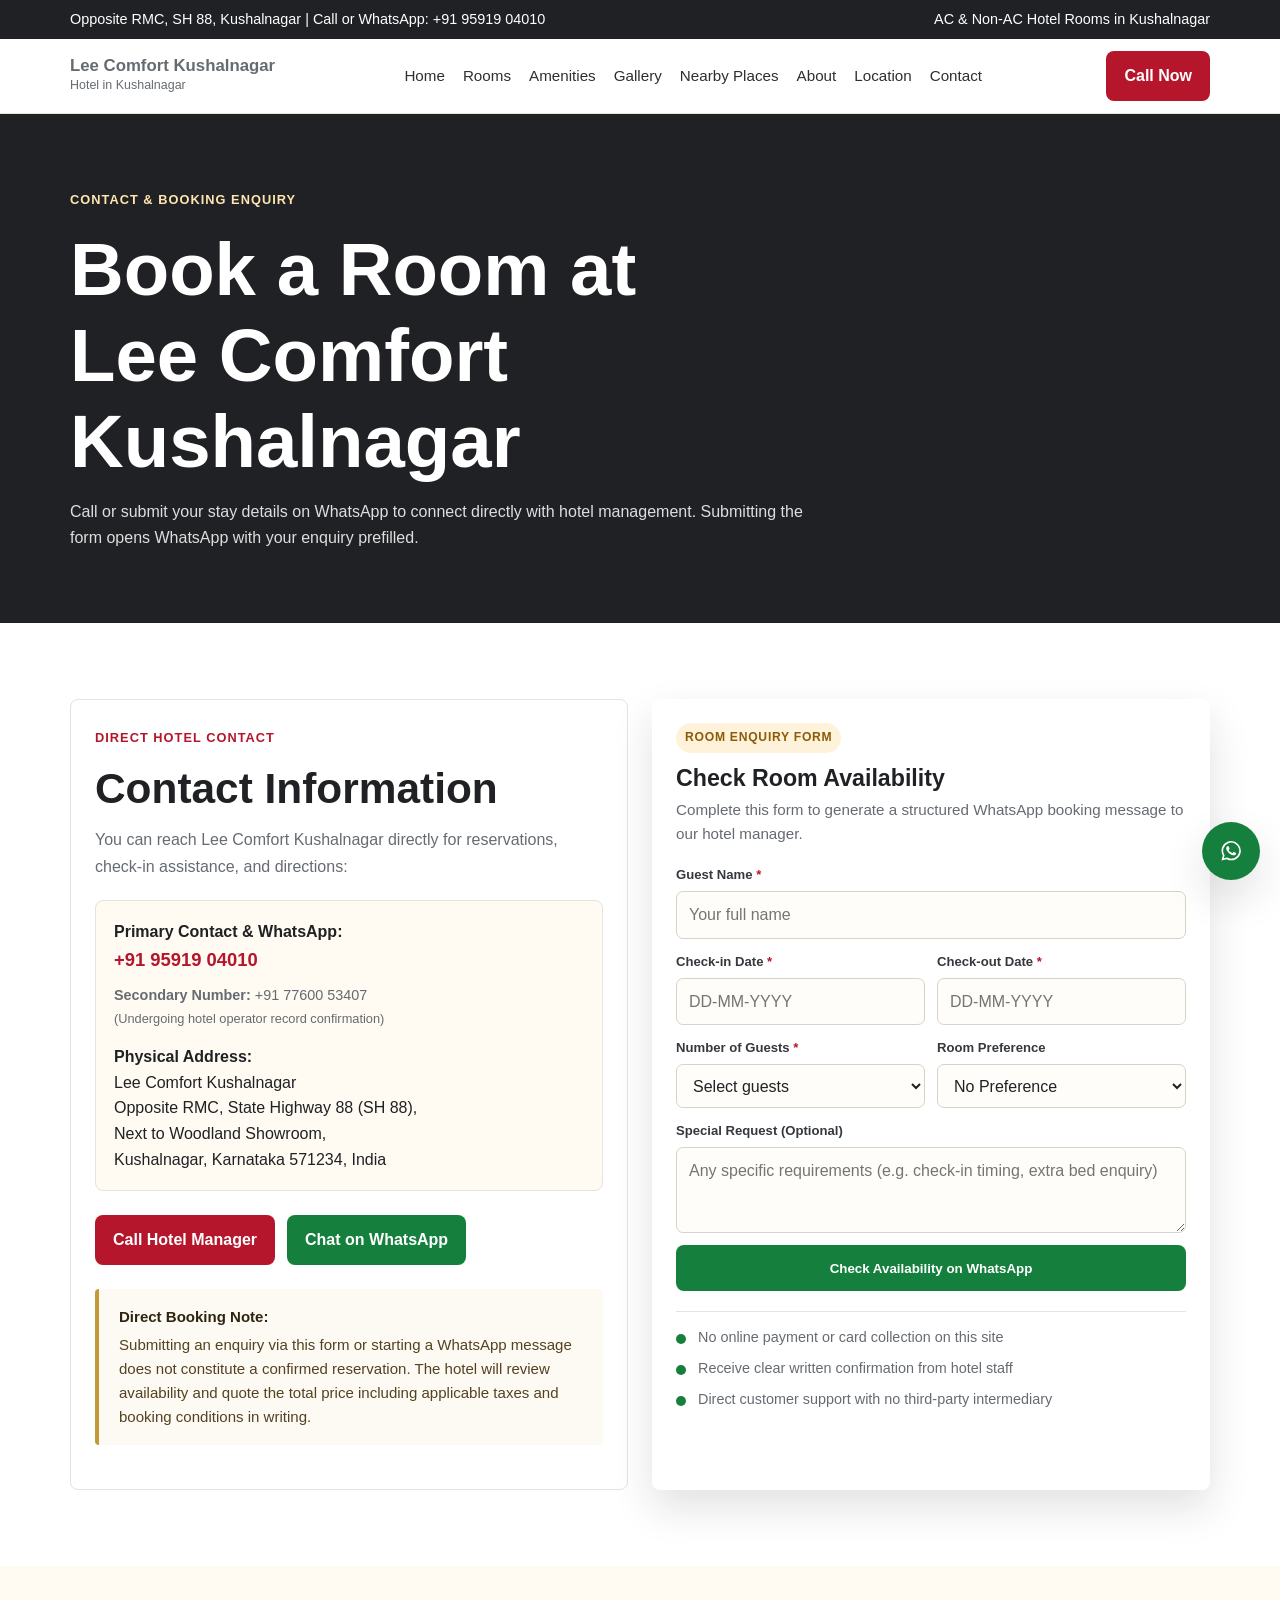
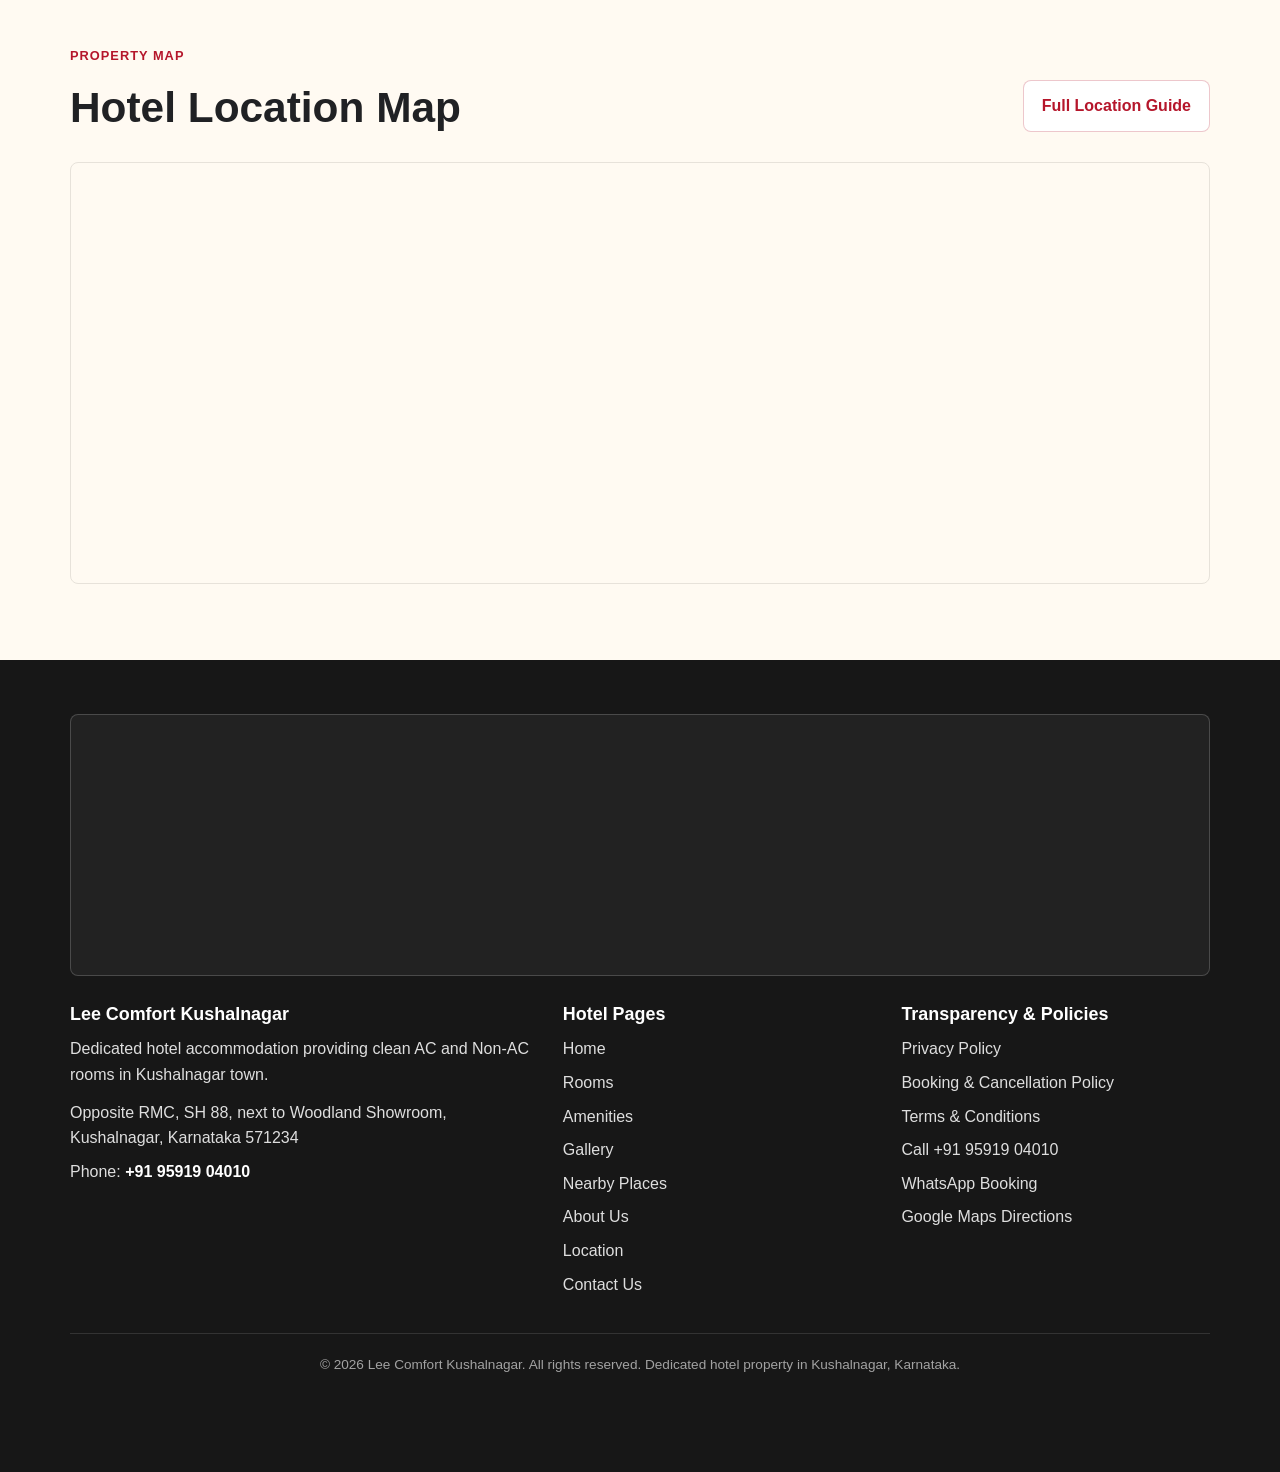
<file: contact.html>
<!doctype html>
<html lang="en-IN">
<head>
  <meta charset="utf-8">
  <meta name="viewport" content="width=device-width, initial-scale=1">
  <title>Contact Lee Comfort Kushalnagar | Call or WhatsApp for Room Booking</title>
  <meta name="description" content="Contact Lee Comfort Kushalnagar for direct hotel room booking enquiries. Call or WhatsApp +91 95919 04010. Located opposite RMC, SH 88, next to Woodland Showroom.">
  <link rel="canonical" href="https://leecomfortkushalnagar.com/contact.html">
  <link rel="stylesheet" href="assets/css/styles.css">

  <!-- Open Graph Metadata -->
  <meta property="og:type" content="website">
  <meta property="og:title" content="Contact Lee Comfort Kushalnagar | Call or WhatsApp for Room Booking">
  <meta property="og:description" content="Contact Lee Comfort Kushalnagar for direct hotel room booking enquiries. Call or WhatsApp +91 95919 04010. Located opposite RMC, SH 88, next to Woodland Showroom.">
  <meta property="og:url" content="https://leecomfortkushalnagar.com/contact.html">
  <meta property="og:image" content="https://leecomfortkushalnagar.com/assets/images/building-front.webp">

  <!-- Structured Data: Schema.org Hotel -->
  <script type="application/ld+json">
  {
    "@context": "https://schema.org",
    "@type": "Hotel",
    "name": "Lee Comfort Kushalnagar",
    "url": "https://leecomfortkushalnagar.com/contact.html",
    "telephone": "+919591904010",
    "address": {
      "@type": "PostalAddress",
      "streetAddress": "Opposite RMC, SH 88, next to Woodland Showroom",
      "addressLocality": "Kushalnagar",
      "addressRegion": "Karnataka",
      "postalCode": "571234",
      "addressCountry": "IN"
    }
  }
  </script>

  <!-- Google tag (gtag.js) -->
  <script async src="https://www.googletagmanager.com/gtag/js?id=AW-18170845301"></script>
  <script>
    window.dataLayer = window.dataLayer || [];
    function gtag(){dataLayer.push(arguments);}
    gtag('js', new Date());
    gtag('config', 'AW-18170845301');
  </script>
</head>
<body>
  <div class="top-strip">
    <div class="container">
      <span>Opposite RMC, SH 88, Kushalnagar | Call or WhatsApp: +91 95919 04010</span>
      <span>AC & Non-AC Hotel Rooms in Kushalnagar</span>
    </div>
  </div>

  <header class="header">
    <nav class="container nav" aria-label="Main navigation">
      <a class="brand" href="index.html" aria-label="Lee Comfort Kushalnagar home">
        <span><strong>Lee Comfort Kushalnagar</strong><span>Hotel in Kushalnagar</span></span>
      </a>
      <button class="menu-toggle" type="button" aria-label="Open menu" aria-expanded="false">
        <svg class="menu-icon" aria-hidden="true" viewBox="0 0 24 24"><path d="M4 7h16M4 12h16M4 17h16"/></svg>
        <svg class="close-icon" aria-hidden="true" viewBox="0 0 24 24"><path d="M6 6l12 12M18 6L6 18"/></svg>
      </button>
      <div class="menu">
        <a href="index.html">Home</a>
        <a href="rooms.html">Rooms</a>
        <a href="amenities.html">Amenities</a>
        <a href="gallery.html">Gallery</a>
        <a href="nearby-places.html">Nearby Places</a>
        <a href="about.html">About</a>
        <a href="location.html">Location</a>
        <a href="contact.html">Contact</a>
      </div>
      <div class="nav-actions">
        <a class="btn" href="tel:+919591904010">Call Now</a>
      </div>
    </nav>
  </header>

  <main>
    <section class="page-hero">
      <div class="container">
        <span class="eyebrow">Contact & Booking Enquiry</span>
        <h1>Book a Room at Lee Comfort Kushalnagar</h1>
        <p>Call or submit your stay details on WhatsApp to connect directly with hotel management. Submitting the form opens WhatsApp with your enquiry prefilled.</p>
      </div>
    </section>

    <!-- Contact Details & Direct Booking Form -->
    <section class="section">
      <div class="container grid-2">
        <div class="contact-box">
          <span class="eyebrow" style="color: var(--red)">Direct Hotel Contact</span>
          <h2>Contact Information</h2>
          <p style="margin-top: 14px; color: var(--muted); line-height: 1.65">
            You can reach Lee Comfort Kushalnagar directly for reservations, check-in assistance, and directions:
          </p>

          <div style="margin-top: 20px; padding: 18px; border: 1px solid var(--line); border-radius: var(--radius); background: var(--paper)">
            <p><strong>Primary Contact & WhatsApp:</strong><br>
              <a href="tel:+919591904010" style="font-size: 1.15rem; font-weight: 700; color: var(--red)">+91 95919 04010</a>
            </p>
            <p style="margin-top: 10px; font-size: 0.9rem; color: var(--muted)">
              <strong>Secondary Number:</strong> <a href="tel:+917760053407">+91 77600 53407</a><br>
              <span style="font-size: 0.8rem">(Undergoing hotel operator record confirmation)</span>
            </p>
            <p style="margin-top: 14px"><strong>Physical Address:</strong><br>
              Lee Comfort Kushalnagar<br>
              Opposite RMC, State Highway 88 (SH 88),<br>
              Next to Woodland Showroom,<br>
              Kushalnagar, Karnataka 571234, India
            </p>
          </div>

          <div class="hero-actions" style="margin-top: 24px">
            <a class="btn" href="tel:+919591904010">Call Hotel Manager</a>
            <a class="btn secondary" href="#" data-whatsapp data-message="Hello Lee Comfort Kushalnagar, I would like to enquire about room availability.">Chat on WhatsApp</a>
          </div>

          <div class="notice-box" style="margin-top: 24px">
            <strong>Direct Booking Note:</strong>
            Submitting an enquiry via this form or starting a WhatsApp message does not constitute a confirmed reservation. The hotel will review availability and quote the total price including applicable taxes and booking conditions in writing.
          </div>
        </div>

        <aside class="booking-card" aria-label="Direct room availability form">
          <span class="booking-label">Room Enquiry Form</span>
          <h2>Check Room Availability</h2>
          <p>Complete this form to generate a structured WhatsApp booking message to our hotel manager.</p>

          <form class="booking-form" novalidate>
            <div class="form-grid">
              <div class="field full">
                <label for="contact-name">Guest Name <span style="color: var(--red)">*</span></label>
                <input id="contact-name" name="name" autocomplete="name" placeholder="Your full name" required>
              </div>
              <div class="field">
                <label for="contact-checkin">Check-in Date <span style="color: var(--red)">*</span></label>
                <input id="contact-checkin" class="date-format" name="checkin" type="text" inputmode="numeric" autocomplete="off" placeholder="DD-MM-YYYY" maxlength="10" required>
              </div>
              <div class="field">
                <label for="contact-checkout">Check-out Date <span style="color: var(--red)">*</span></label>
                <input id="contact-checkout" class="date-format" name="checkout" type="text" inputmode="numeric" autocomplete="off" placeholder="DD-MM-YYYY" maxlength="10" required>
              </div>
              <div class="field">
                <label for="contact-guests">Number of Guests <span style="color: var(--red)">*</span></label>
                <select id="contact-guests" name="guests" required>
                  <option value="">Select guests</option>
                  <option value="1 guest">1 guest</option>
                  <option value="2 guests">2 guests</option>
                  <option value="3 guests">3 guests</option>
                  <option value="4 guests">4 guests</option>
                  <option value="5+ guests">5+ guests</option>
                </select>
              </div>
              <div class="field">
                <label for="contact-room">Room Preference</label>
                <select id="contact-room" name="room">
                  <option value="No Preference">No Preference</option>
                  <option value="AC Deluxe Room">AC Deluxe Room</option>
                  <option value="Standard Non-AC Room">Standard Non-AC Room</option>
                </select>
              </div>
              <div class="field full">
                <label for="contact-note">Special Request (Optional)</label>
                <textarea id="contact-note" name="note" placeholder="Any specific requirements (e.g. check-in timing, extra bed enquiry)"></textarea>
              </div>
              <button class="btn secondary full" type="submit">Check Availability on WhatsApp</button>
            </div>
          </form>

          <ul class="booking-reasons" style="margin-top: 20px">
            <li>No online payment or card collection on this site</li>
            <li>Receive clear written confirmation from hotel staff</li>
            <li>Direct customer support with no third-party intermediary</li>
          </ul>
        </aside>
      </div>
    </section>

    <!-- Map Section -->
    <section class="section soft">
      <div class="container">
        <div class="section-head">
          <div>
            <span class="eyebrow" style="color: var(--red)">Property Map</span>
            <h2>Hotel Location Map</h2>
          </div>
          <a class="btn light" href="location.html">Full Location Guide</a>
        </div>
        <div class="map-wrap">
          <iframe title="Map to Lee Comfort Kushalnagar on SH 88" loading="lazy" src="https://www.google.com/maps?q=Lee%20Comfort%20Kushalnagar%20opposite%20RMC%20SH%2088%20Kushalnagar&output=embed"></iframe>
        </div>
      </div>
    </section>
  </main>

  <footer class="footer">
    <div class="container footer-layout">
      <div class="footer-map">
        <iframe title="Map to Lee Comfort Kushalnagar" loading="lazy" src="https://www.google.com/maps?q=Lee%20Comfort%20Kushalnagar%20opposite%20RMC%20SH%2088%20Kushalnagar&output=embed"></iframe>
      </div>
      <div class="footer-grid">
        <div>
          <h2>Lee Comfort Kushalnagar</h2>
          <p>Dedicated hotel accommodation providing clean AC and Non-AC rooms in Kushalnagar town.</p>
          <p style="margin-top: 12px">Opposite RMC, SH 88, next to Woodland Showroom, Kushalnagar, Karnataka 571234</p>
          <p style="margin-top: 8px">Phone: <a href="tel:+919591904010" style="display: inline; color: var(--white); font-weight: 700">+91 95919 04010</a></p>
        </div>
        <div>
          <h3>Hotel Pages</h3>
          <a href="index.html">Home</a>
          <a href="rooms.html">Rooms</a>
          <a href="amenities.html">Amenities</a>
          <a href="gallery.html">Gallery</a>
          <a href="nearby-places.html">Nearby Places</a>
          <a href="about.html">About Us</a>
          <a href="location.html">Location</a>
          <a href="contact.html">Contact Us</a>
        </div>
        <div>
          <h3>Transparency & Policies</h3>
          <a href="privacy-policy.html">Privacy Policy</a>
          <a href="booking-policy.html">Booking & Cancellation Policy</a>
          <a href="terms-and-conditions.html">Terms & Conditions</a>
          <a href="tel:+919591904010">Call +91 95919 04010</a>
          <a href="#" data-whatsapp>WhatsApp Booking</a>
          <a href="https://www.google.com/maps/search/?api=1&query=Lee%20Comfort%20Kushalnagar%20opposite%20RMC%20SH%2088%20Kushalnagar" target="_blank" rel="noopener">Google Maps Directions</a>
        </div>
      </div>
      <div style="border-top: 1px solid rgba(255,255,255,0.12); padding-top: 20px; font-size: 0.85rem; color: rgba(255,255,255,0.6); text-align: center;">
        &copy; 2026 Lee Comfort Kushalnagar. All rights reserved. Dedicated hotel property in Kushalnagar, Karnataka.
      </div>
    </div>
  </footer>

  <a class="floating-whatsapp" href="#" data-whatsapp aria-label="WhatsApp booking enquiry">
    <svg class="whatsapp-icon" aria-hidden="true" viewBox="0 0 16 16"><path d="M13.6 2.32A7.66 7.66 0 0 0 8.16 0C3.9 0 .44 3.46.44 7.72c0 1.36.36 2.69 1.04 3.86L.38 15.6l4.11-1.08a7.72 7.72 0 0 0 3.67.94h.01c4.26 0 7.72-3.46 7.72-7.72a7.68 7.68 0 0 0-2.29-5.42zM8.16 14.16a6.4 6.4 0 0 1-3.26-.89l-.23-.14-2.44.64.65-2.38-.15-.24a6.43 6.43 0 1 1 5.43 3.01zm3.53-4.82c-.19-.1-1.14-.56-1.32-.63-.18-.06-.31-.1-.44.1-.13.19-.5.63-.62.76-.11.13-.23.14-.42.05-.19-.1-.82-.3-1.56-.96-.58-.51-.97-1.15-1.08-1.34-.11-.19-.01-.3.08-.39.09-.08.19-.23.29-.34.1-.11.13-.19.19-.32.06-.13.03-.24-.02-.34-.05-.1-.44-1.06-.6-1.45-.16-.38-.32-.33-.44-.34h-.38c-.13 0-.34.05-.52.24-.18.19-.68.66-.68 1.61s.7 1.87.79 2c.1.13 1.37 2.1 3.32 2.94.46.2.82.32 1.1.41.46.15.89.13 1.22.08.37-.06 1.14-.47 1.3-.92.16-.45.16-.84.11-.92-.05-.08-.18-.13-.38-.23z"/></svg>
  </a>
  <div class="sticky-contact">
    <a href="tel:+919591904010">
      <svg class="phone-icon" aria-hidden="true" viewBox="0 0 24 24"><path d="M22 16.92v3a2 2 0 0 1-2.18 2 19.79 19.79 0 0 1-8.63-3.07 19.5 19.5 0 0 1-6-6A19.79 19.79 0 0 1 2.12 4.18 2 2 0 0 1 4.11 2h3a2 2 0 0 1 2 1.72c.12.91.33 1.8.62 2.65a2 2 0 0 1-.45 2.11L8.09 9.67a16 16 0 0 0 6.24 6.24l1.19-1.19a2 2 0 0 1 2.11-.45c.85.29 1.74.5 2.65.62A2 2 0 0 1 22 16.92z"/></svg>
      Call Now
    </a>
    <a href="#" data-whatsapp>
      <svg class="whatsapp-icon" aria-hidden="true" viewBox="0 0 16 16"><path d="M13.6 2.32A7.66 7.66 0 0 0 8.16 0C3.9 0 .44 3.46.44 7.72c0 1.36.36 2.69 1.04 3.86L.38 15.6l4.11-1.08a7.72 7.72 0 0 0 3.67.94h.01c4.26 0 7.72-3.46 7.72-7.72a7.68 7.68 0 0 0-2.29-5.42zM8.16 14.16a6.4 6.4 0 0 1-3.26-.89l-.23-.14-2.44.64.65-2.38-.15-.24a6.43 6.43 0 1 1 5.43 3.01zm3.53-4.82c-.19-.1-1.14-.56-1.32-.63-.18-.06-.31-.1-.44.1-.13.19-.5.63-.62.76-.11.13-.23.14-.42.05-.19-.1-.82-.3-1.56-.96-.58-.51-.97-1.15-1.08-1.34-.11-.19-.01-.3.08-.39.09-.08.19-.23.29-.34.1-.11.13-.19.19-.32.06-.13.03-.24-.02-.34-.05-.1-.44-1.06-.6-1.45-.16-.38-.32-.33-.44-.34h-.38c-.13 0-.34.05-.52.24-.18.19-.68.66-.68 1.61s.7 1.87.79 2c.1.13 1.37 2.1 3.32 2.94.46.2.82.32 1.1.41.46.15.89.13 1.22.08.37-.06 1.14-.47 1.3-.92.16-.45.16-.84.11-.92-.05-.08-.18-.13-.38-.23z"/></svg>
      WhatsApp
    </a>
  </div>

  <script src="assets/js/main.js"></script>
</body>
</html>
</file>
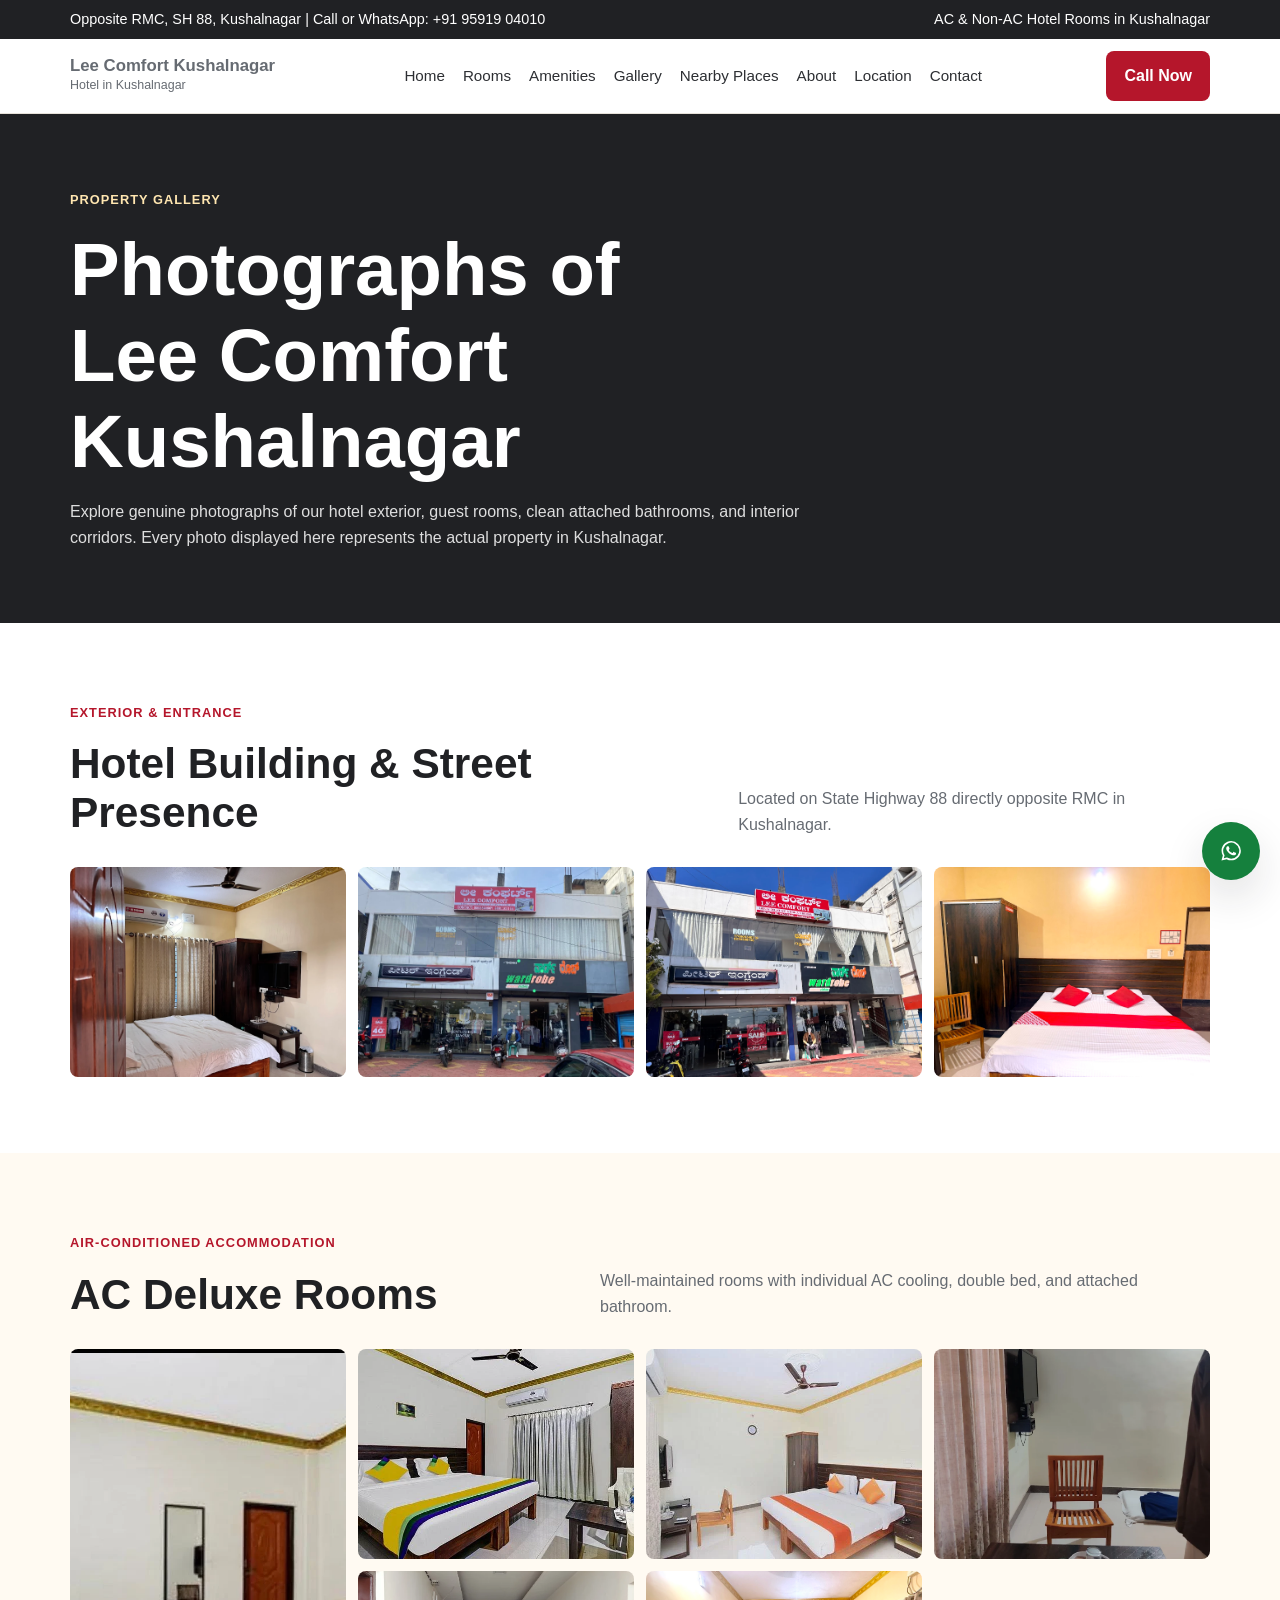
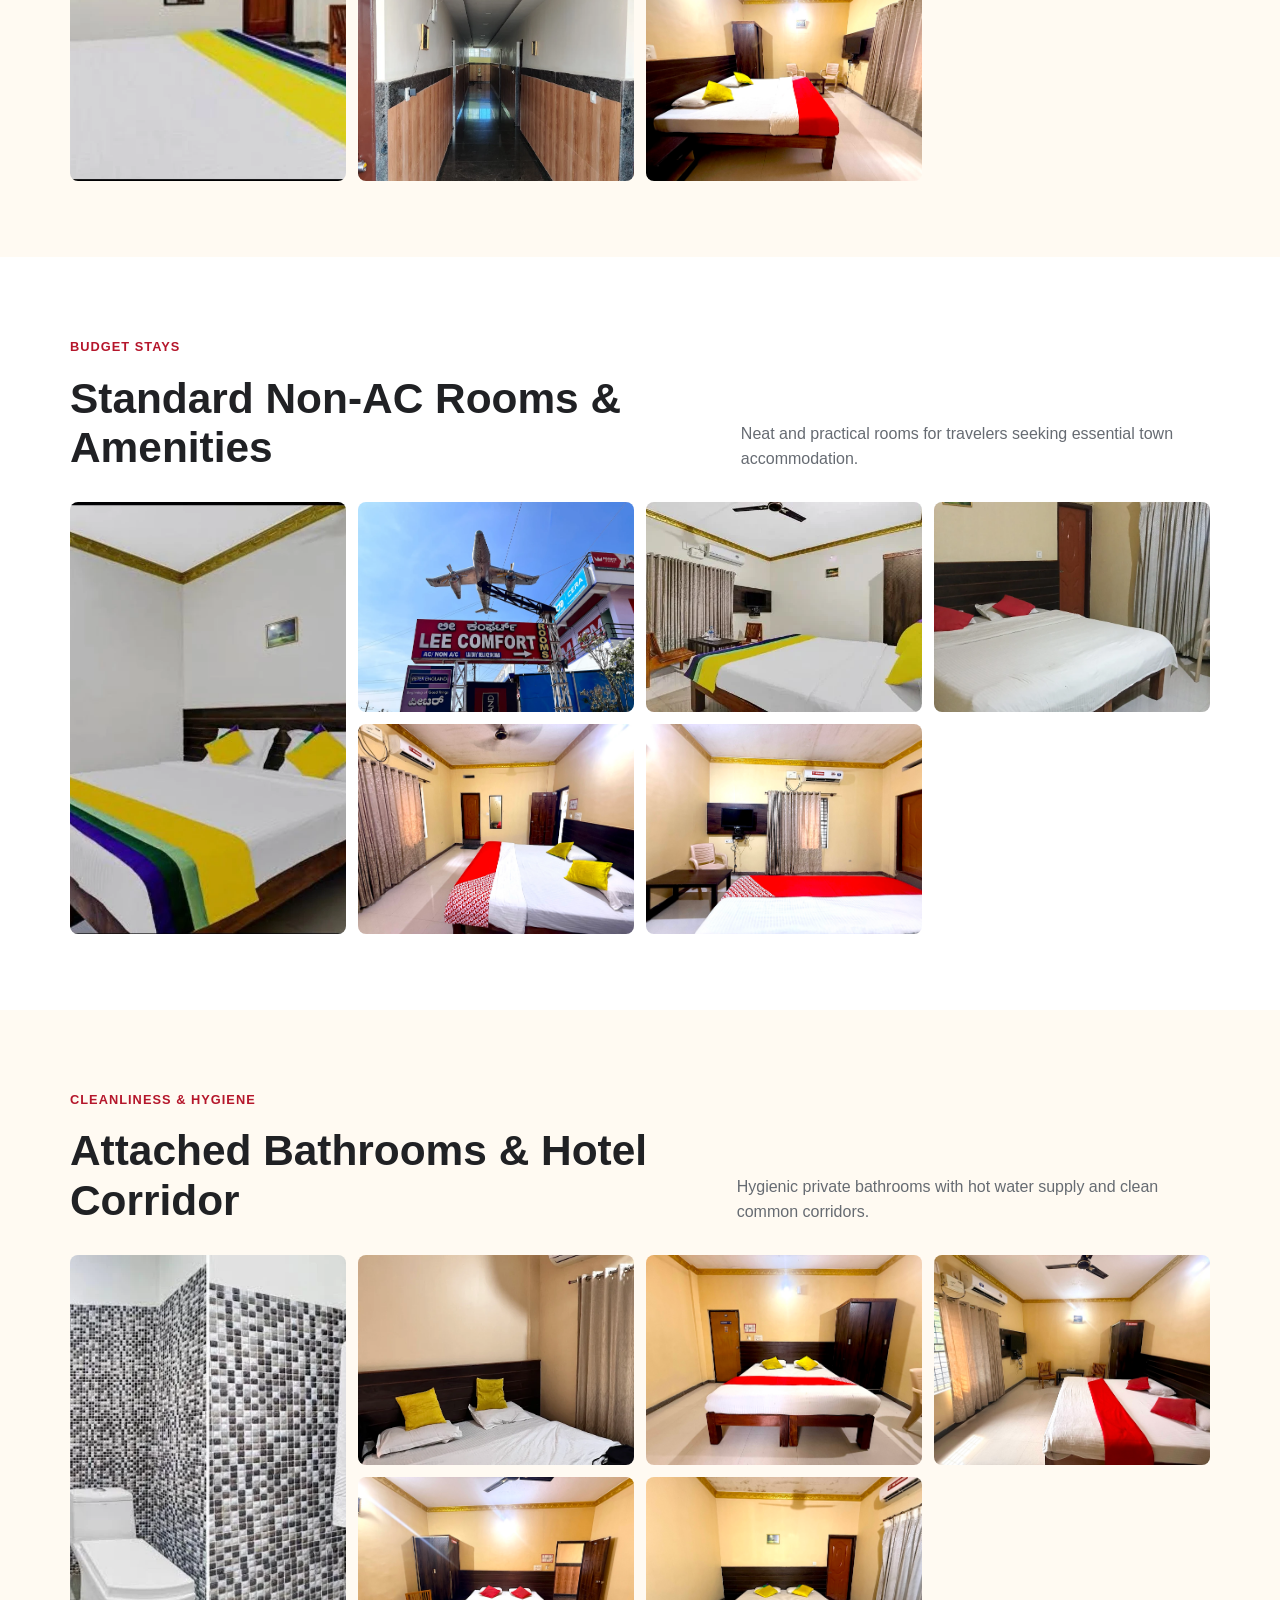
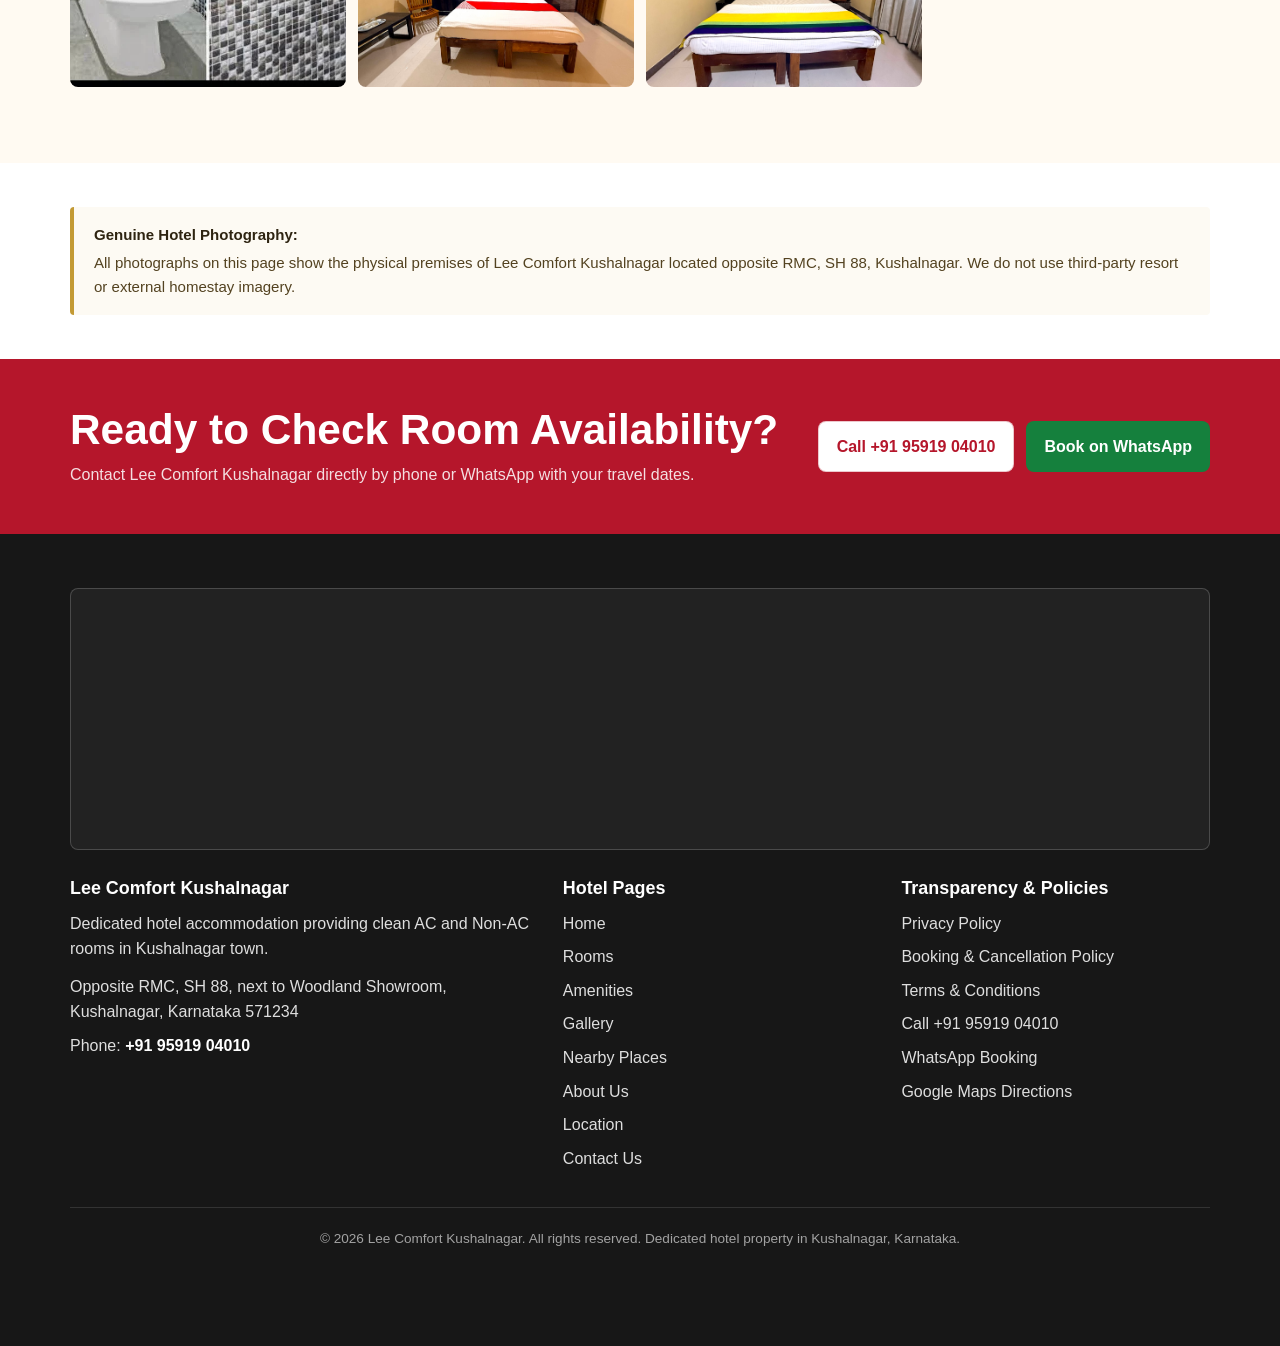
<file: gallery.html>
<!doctype html>
<html lang="en-IN">
<head>
  <meta charset="utf-8">
  <meta name="viewport" content="width=device-width, initial-scale=1">
  <title>Lee Comfort Kushalnagar Photos | Hotel Rooms & Property Gallery</title>
  <meta name="description" content="View genuine photographs of Lee Comfort Kushalnagar hotel exterior, AC Deluxe rooms, Standard Non-AC rooms, bathrooms, and corridors in Kushalnagar, Coorg.">
  <link rel="canonical" href="https://leecomfortkushalnagar.com/gallery.html">
  <link rel="stylesheet" href="assets/css/styles.css">

  <!-- Open Graph Metadata -->
  <meta property="og:type" content="website">
  <meta property="og:title" content="Lee Comfort Kushalnagar Photos | Hotel Rooms & Property Gallery">
  <meta property="og:description" content="View genuine photographs of Lee Comfort Kushalnagar hotel exterior, AC Deluxe rooms, Standard Non-AC rooms, bathrooms, and corridors in Kushalnagar, Coorg.">
  <meta property="og:url" content="https://leecomfortkushalnagar.com/gallery.html">
  <meta property="og:image" content="https://leecomfortkushalnagar.com/assets/images/hotel-front.webp">

  <!-- Structured Data: Schema.org Hotel -->
  <script type="application/ld+json">
  {
    "@context": "https://schema.org",
    "@type": "Hotel",
    "name": "Lee Comfort Kushalnagar",
    "url": "https://leecomfortkushalnagar.com/gallery.html",
    "telephone": "+919591904010",
    "address": {
      "@type": "PostalAddress",
      "streetAddress": "Opposite RMC, SH 88, next to Woodland Showroom",
      "addressLocality": "Kushalnagar",
      "addressRegion": "Karnataka",
      "postalCode": "571234",
      "addressCountry": "IN"
    }
  }
  </script>

  <!-- Google tag (gtag.js) -->
  <script async src="https://www.googletagmanager.com/gtag/js?id=AW-18170845301"></script>
  <script>
    window.dataLayer = window.dataLayer || [];
    function gtag(){dataLayer.push(arguments);}
    gtag('js', new Date());
    gtag('config', 'AW-18170845301');
  </script>
</head>
<body>
  <div class="top-strip">
    <div class="container">
      <span>Opposite RMC, SH 88, Kushalnagar | Call or WhatsApp: +91 95919 04010</span>
      <span>AC & Non-AC Hotel Rooms in Kushalnagar</span>
    </div>
  </div>

  <header class="header">
    <nav class="container nav" aria-label="Main navigation">
      <a class="brand" href="index.html" aria-label="Lee Comfort Kushalnagar home">
        <span><strong>Lee Comfort Kushalnagar</strong><span>Hotel in Kushalnagar</span></span>
      </a>
      <button class="menu-toggle" type="button" aria-label="Open menu" aria-expanded="false">
        <svg class="menu-icon" aria-hidden="true" viewBox="0 0 24 24"><path d="M4 7h16M4 12h16M4 17h16"/></svg>
        <svg class="close-icon" aria-hidden="true" viewBox="0 0 24 24"><path d="M6 6l12 12M18 6L6 18"/></svg>
      </button>
      <div class="menu">
        <a href="index.html">Home</a>
        <a href="rooms.html">Rooms</a>
        <a href="amenities.html">Amenities</a>
        <a href="gallery.html">Gallery</a>
        <a href="nearby-places.html">Nearby Places</a>
        <a href="about.html">About</a>
        <a href="location.html">Location</a>
        <a href="contact.html">Contact</a>
      </div>
      <div class="nav-actions">
        <a class="btn" href="tel:+919591904010">Call Now</a>
      </div>
    </nav>
  </header>

  <main>
    <section class="page-hero">
      <div class="container">
        <span class="eyebrow">Property Gallery</span>
        <h1>Photographs of Lee Comfort Kushalnagar</h1>
        <p>Explore genuine photographs of our hotel exterior, guest rooms, clean attached bathrooms, and interior corridors. Every photo displayed here represents the actual property in Kushalnagar.</p>
      </div>
    </section>

    <!-- Gallery Section 1: Hotel Exterior & Signage -->
    <section class="section">
      <div class="container">
        <div class="section-head">
          <div>
            <span class="eyebrow" style="color: var(--red)">Exterior & Entrance</span>
            <h2>Hotel Building & Street Presence</h2>
          </div>
          <p>Located on State Highway 88 directly opposite RMC in Kushalnagar.</p>
        </div>
        <div class="gallery-grid">
          <img src="assets/images/hotel-front.webp" alt="Front view of Lee Comfort Kushalnagar hotel building showing entrance and commercial frontage">
          <img src="assets/images/building-front.webp" alt="Street view of hotel building located next to Woodland Showroom on SH 88">
          <img src="assets/images/hotel-exterior-sign.webp" alt="Lee Comfort official hotel illuminated signboard on highway road front">
          <img src="galleryimages/IMG_0310 Large.jpeg" alt="Exterior facade and highway road approach to Lee Comfort hotel in Kushalnagar">
        </div>
      </div>
    </section>

    <!-- Gallery Section 2: AC Deluxe Rooms -->
    <section class="section soft">
      <div class="container">
        <div class="section-head">
          <div>
            <span class="eyebrow" style="color: var(--red)">Air-Conditioned Accommodation</span>
            <h2>AC Deluxe Rooms</h2>
          </div>
          <p>Well-maintained rooms with individual AC cooling, double bed, and attached bathroom.</p>
        </div>
        <div class="gallery-grid">
          <img class="tall" src="assets/images/deluxe-room-large.webp" alt="Spacious AC Deluxe bedroom with double bed and white linens">
          <img src="assets/images/deluxe-room-side.webp" alt="Side view of AC deluxe bedroom showing bedside area and lighting">
          <img src="assets/images/ac-room-orange.webp" alt="Clean AC room with double bed and warm orange pillow accents">
          <img src="assets/images/ac-room-red-pillows.webp" alt="Air-conditioned double bedroom with clean headboard and bedding">
          <img src="assets/images/ac-room-bed.webp" alt="Comfortable double mattress and pillow setup in AC room">
          <img src="galleryimages/IMG_0304 Large.jpeg" alt="Interior view of guest bedroom showing room layout and wall finish">
        </div>
      </div>
    </section>

    <!-- Gallery Section 3: Standard Non-AC & Budget Rooms -->
    <section class="section">
      <div class="container">
        <div class="section-head">
          <div>
            <span class="eyebrow" style="color: var(--red)">Budget Stays</span>
            <h2>Standard Non-AC Rooms & Amenities</h2>
          </div>
          <p>Neat and practical rooms for travelers seeking essential town accommodation.</p>
        </div>
        <div class="gallery-grid">
          <img class="tall" src="assets/images/room-with-tv.webp" alt="Guest room showing wall-mounted flat screen television and double bed">
          <img src="assets/images/standard-ac-room-wide.webp" alt="Wide view of standard guest room with bed and room ventilation">
          <img src="assets/images/budget-room.webp" alt="Neatly arranged budget hotel room for short town stays">
          <img src="assets/images/room-table-tv.webp" alt="Dressing table, chair, and television setup in guest room">
          <img src="galleryimages/IMG_0306 Large.jpeg" alt="Interior bedroom perspective showing room cleanliness and lighting">
          <img src="galleryimages/IMG_0308 Large.jpeg" alt="Guest bedroom showing side table and window ventilation">
        </div>
      </div>
    </section>

    <!-- Gallery Section 4: Bathrooms & Corridor -->
    <section class="section soft">
      <div class="container">
        <div class="section-head">
          <div>
            <span class="eyebrow" style="color: var(--red)">Cleanliness & Hygiene</span>
            <h2>Attached Bathrooms & Hotel Corridor</h2>
          </div>
          <p>Hygienic private bathrooms with hot water supply and clean common corridors.</p>
        </div>
        <div class="gallery-grid">
          <img class="tall" src="assets/images/attached-bathroom.webp" alt="Clean private attached bathroom with shower, tile walls, and hot water taps">
          <img src="assets/images/hotel-corridor.webp" alt="Interior hotel corridor with clean tiled flooring and room entry doors">
          <img src="galleryimages/IMG_0301 Large.jpeg" alt="Interior guest room bathroom and plumbing fixtures">
          <img src="galleryimages/IMG_0313 Large.jpeg" alt="Clean hallway and room doorway at Lee Comfort Kushalnagar">
          <img src="galleryimages/IMG_0316 Large.jpeg" alt="Interior room entrance view at hotel property">
          <img src="galleryimages/IMG_0322 Large.jpeg" alt="Property corridor and room access area">
        </div>
      </div>
    </section>

    <!-- Verification Notice -->
    <section class="section" style="padding-top: 24px; padding-bottom: 24px">
      <div class="container">
        <div class="notice-box">
          <strong>Genuine Hotel Photography:</strong>
          All photographs on this page show the physical premises of Lee Comfort Kushalnagar located opposite RMC, SH 88, Kushalnagar. We do not use third-party resort or external homestay imagery.
        </div>
      </div>
    </section>

    <!-- CTA Band -->
    <section class="cta-band">
      <div class="container">
        <div>
          <h2>Ready to Check Room Availability?</h2>
          <p>Contact Lee Comfort Kushalnagar directly by phone or WhatsApp with your travel dates.</p>
        </div>
        <div class="hero-actions" style="margin-top: 0">
          <a class="btn light" href="tel:+919591904010">Call +91 95919 04010</a>
          <a class="btn secondary" href="#" data-whatsapp data-message="Hello Lee Comfort Kushalnagar, I saw your hotel photos online and would like to check room availability.">Book on WhatsApp</a>
        </div>
      </div>
    </section>
  </main>

  <footer class="footer">
    <div class="container footer-layout">
      <div class="footer-map">
        <iframe title="Map to Lee Comfort Kushalnagar" loading="lazy" src="https://www.google.com/maps?q=Lee%20Comfort%20Kushalnagar%20opposite%20RMC%20SH%2088%20Kushalnagar&output=embed"></iframe>
      </div>
      <div class="footer-grid">
        <div>
          <h2>Lee Comfort Kushalnagar</h2>
          <p>Dedicated hotel accommodation providing clean AC and Non-AC rooms in Kushalnagar town.</p>
          <p style="margin-top: 12px">Opposite RMC, SH 88, next to Woodland Showroom, Kushalnagar, Karnataka 571234</p>
          <p style="margin-top: 8px">Phone: <a href="tel:+919591904010" style="display: inline; color: var(--white); font-weight: 700">+91 95919 04010</a></p>
        </div>
        <div>
          <h3>Hotel Pages</h3>
          <a href="index.html">Home</a>
          <a href="rooms.html">Rooms</a>
          <a href="amenities.html">Amenities</a>
          <a href="gallery.html">Gallery</a>
          <a href="nearby-places.html">Nearby Places</a>
          <a href="about.html">About Us</a>
          <a href="location.html">Location</a>
          <a href="contact.html">Contact Us</a>
        </div>
        <div>
          <h3>Transparency & Policies</h3>
          <a href="privacy-policy.html">Privacy Policy</a>
          <a href="booking-policy.html">Booking & Cancellation Policy</a>
          <a href="terms-and-conditions.html">Terms & Conditions</a>
          <a href="tel:+919591904010">Call +91 95919 04010</a>
          <a href="#" data-whatsapp>WhatsApp Booking</a>
          <a href="https://www.google.com/maps/search/?api=1&query=Lee%20Comfort%20Kushalnagar%20opposite%20RMC%20SH%2088%20Kushalnagar" target="_blank" rel="noopener">Google Maps Directions</a>
        </div>
      </div>
      <div style="border-top: 1px solid rgba(255,255,255,0.12); padding-top: 20px; font-size: 0.85rem; color: rgba(255,255,255,0.6); text-align: center;">
        &copy; 2026 Lee Comfort Kushalnagar. All rights reserved. Dedicated hotel property in Kushalnagar, Karnataka.
      </div>
    </div>
  </footer>

  <a class="floating-whatsapp" href="#" data-whatsapp aria-label="WhatsApp booking enquiry">
    <svg class="whatsapp-icon" aria-hidden="true" viewBox="0 0 16 16"><path d="M13.6 2.32A7.66 7.66 0 0 0 8.16 0C3.9 0 .44 3.46.44 7.72c0 1.36.36 2.69 1.04 3.86L.38 15.6l4.11-1.08a7.72 7.72 0 0 0 3.67.94h.01c4.26 0 7.72-3.46 7.72-7.72a7.68 7.68 0 0 0-2.29-5.42zM8.16 14.16a6.4 6.4 0 0 1-3.26-.89l-.23-.14-2.44.64.65-2.38-.15-.24a6.43 6.43 0 1 1 5.43 3.01zm3.53-4.82c-.19-.1-1.14-.56-1.32-.63-.18-.06-.31-.1-.44.1-.13.19-.5.63-.62.76-.11.13-.23.14-.42.05-.19-.1-.82-.3-1.56-.96-.58-.51-.97-1.15-1.08-1.34-.11-.19-.01-.3.08-.39.09-.08.19-.23.29-.34.1-.11.13-.19.19-.32.06-.13.03-.24-.02-.34-.05-.1-.44-1.06-.6-1.45-.16-.38-.32-.33-.44-.34h-.38c-.13 0-.34.05-.52.24-.18.19-.68.66-.68 1.61s.7 1.87.79 2c.1.13 1.37 2.1 3.32 2.94.46.2.82.32 1.1.41.46.15.89.13 1.22.08.37-.06 1.14-.47 1.3-.92.16-.45.16-.84.11-.92-.05-.08-.18-.13-.38-.23z"/></svg>
  </a>
  <div class="sticky-contact">
    <a href="tel:+919591904010">
      <svg class="phone-icon" aria-hidden="true" viewBox="0 0 24 24"><path d="M22 16.92v3a2 2 0 0 1-2.18 2 19.79 19.79 0 0 1-8.63-3.07 19.5 19.5 0 0 1-6-6A19.79 19.79 0 0 1 2.12 4.18 2 2 0 0 1 4.11 2h3a2 2 0 0 1 2 1.72c.12.91.33 1.8.62 2.65a2 2 0 0 1-.45 2.11L8.09 9.67a16 16 0 0 0 6.24 6.24l1.19-1.19a2 2 0 0 1 2.11-.45c.85.29 1.74.5 2.65.62A2 2 0 0 1 22 16.92z"/></svg>
      Call Now
    </a>
    <a href="#" data-whatsapp>
      <svg class="whatsapp-icon" aria-hidden="true" viewBox="0 0 16 16"><path d="M13.6 2.32A7.66 7.66 0 0 0 8.16 0C3.9 0 .44 3.46.44 7.72c0 1.36.36 2.69 1.04 3.86L.38 15.6l4.11-1.08a7.72 7.72 0 0 0 3.67.94h.01c4.26 0 7.72-3.46 7.72-7.72a7.68 7.68 0 0 0-2.29-5.42zM8.16 14.16a6.4 6.4 0 0 1-3.26-.89l-.23-.14-2.44.64.65-2.38-.15-.24a6.43 6.43 0 1 1 5.43 3.01zm3.53-4.82c-.19-.1-1.14-.56-1.32-.63-.18-.06-.31-.1-.44.1-.13.19-.5.63-.62.76-.11.13-.23.14-.42.05-.19-.1-.82-.3-1.56-.96-.58-.51-.97-1.15-1.08-1.34-.11-.19-.01-.3.08-.39.09-.08.19-.23.29-.34.1-.11.13-.19.19-.32.06-.13.03-.24-.02-.34-.05-.1-.44-1.06-.6-1.45-.16-.38-.32-.33-.44-.34h-.38c-.13 0-.34.05-.52.24-.18.19-.68.66-.68 1.61s.7 1.87.79 2c.1.13 1.37 2.1 3.32 2.94.46.2.82.32 1.1.41.46.15.89.13 1.22.08.37-.06 1.14-.47 1.3-.92.16-.45.16-.84.11-.92-.05-.08-.18-.13-.38-.23z"/></svg>
      WhatsApp
    </a>
  </div>

  <script src="assets/js/main.js"></script>
</body>
</html>
</file>
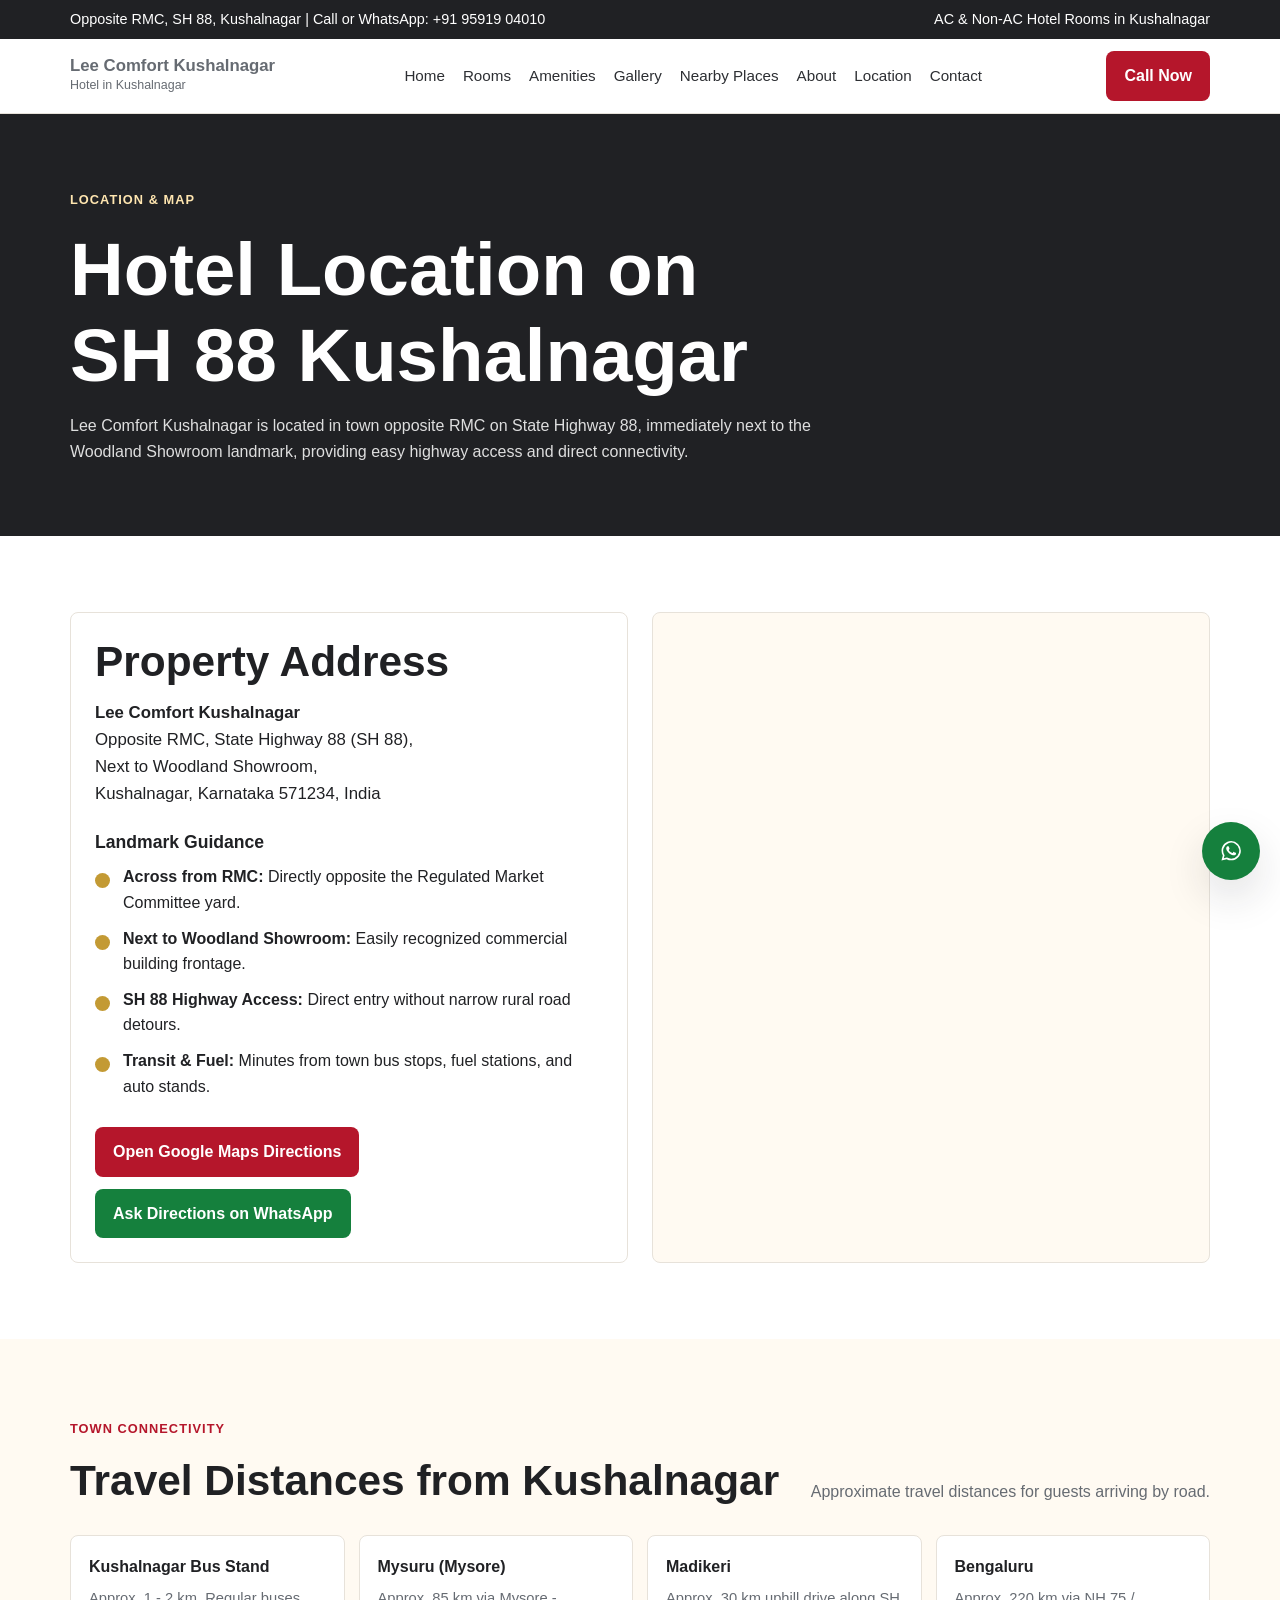
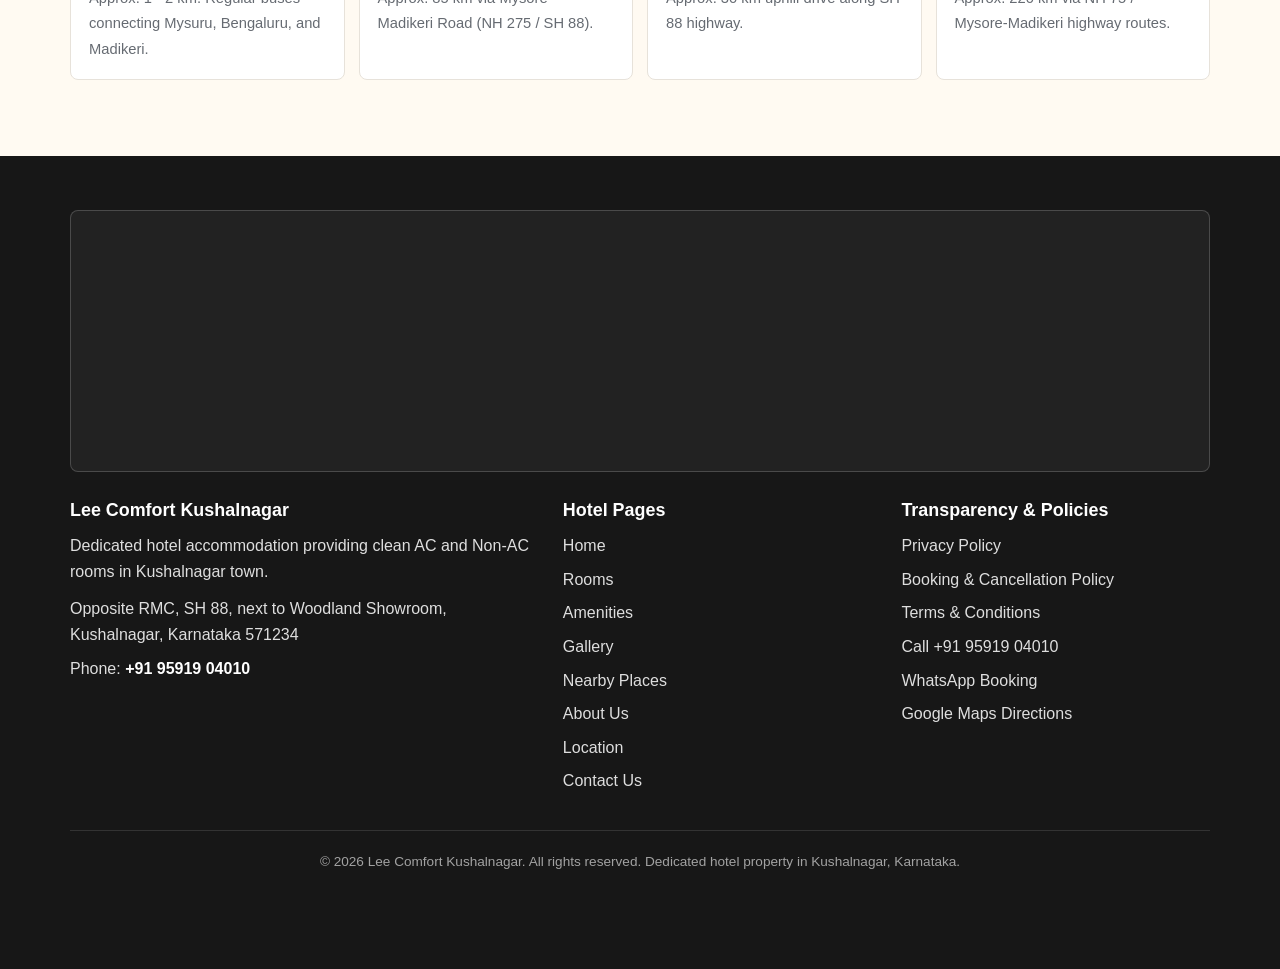
<file: location.html>
<!doctype html>
<html lang="en-IN">
<head>
  <meta charset="utf-8">
  <meta name="viewport" content="width=device-width, initial-scale=1">
  <title>Hotel Near RMC Kushalnagar | Lee Comfort Location & Directions</title>
  <meta name="description" content="Lee Comfort Kushalnagar is located opposite RMC on SH 88, next to Woodland Showroom, Kushalnagar, Karnataka 571234. Call +91 95919 04010 or get driving directions.">
  <link rel="canonical" href="https://leecomfortkushalnagar.com/location.html">
  <link rel="stylesheet" href="assets/css/styles.css">

  <!-- Open Graph Metadata -->
  <meta property="og:type" content="website">
  <meta property="og:title" content="Hotel Near RMC Kushalnagar | Lee Comfort Location & Directions">
  <meta property="og:description" content="Lee Comfort Kushalnagar is located opposite RMC on SH 88, next to Woodland Showroom, Kushalnagar, Karnataka 571234. Call +91 95919 04010 or get driving directions.">
  <meta property="og:url" content="https://leecomfortkushalnagar.com/location.html">
  <meta property="og:image" content="https://leecomfortkushalnagar.com/assets/images/building-front.webp">

  <!-- Structured Data: Schema.org Hotel with GeoCoordinates -->
  <script type="application/ld+json">
  {
    "@context": "https://schema.org",
    "@type": "Hotel",
    "name": "Lee Comfort Kushalnagar",
    "url": "https://leecomfortkushalnagar.com/location.html",
    "telephone": "+919591904010",
    "address": {
      "@type": "PostalAddress",
      "streetAddress": "Opposite RMC, SH 88, next to Woodland Showroom",
      "addressLocality": "Kushalnagar",
      "addressRegion": "Karnataka",
      "postalCode": "571234",
      "addressCountry": "IN"
    }
  }
  </script>

  <!-- Google tag (gtag.js) -->
  <script async src="https://www.googletagmanager.com/gtag/js?id=AW-18170845301"></script>
  <script>
    window.dataLayer = window.dataLayer || [];
    function gtag(){dataLayer.push(arguments);}
    gtag('js', new Date());
    gtag('config', 'AW-18170845301');
  </script>
</head>
<body>
  <div class="top-strip">
    <div class="container">
      <span>Opposite RMC, SH 88, Kushalnagar | Call or WhatsApp: +91 95919 04010</span>
      <span>AC & Non-AC Hotel Rooms in Kushalnagar</span>
    </div>
  </div>

  <header class="header">
    <nav class="container nav" aria-label="Main navigation">
      <a class="brand" href="index.html" aria-label="Lee Comfort Kushalnagar home">
        <span><strong>Lee Comfort Kushalnagar</strong><span>Hotel in Kushalnagar</span></span>
      </a>
      <button class="menu-toggle" type="button" aria-label="Open menu" aria-expanded="false">
        <svg class="menu-icon" aria-hidden="true" viewBox="0 0 24 24"><path d="M4 7h16M4 12h16M4 17h16"/></svg>
        <svg class="close-icon" aria-hidden="true" viewBox="0 0 24 24"><path d="M6 6l12 12M18 6L6 18"/></svg>
      </button>
      <div class="menu">
        <a href="index.html">Home</a>
        <a href="rooms.html">Rooms</a>
        <a href="amenities.html">Amenities</a>
        <a href="gallery.html">Gallery</a>
        <a href="nearby-places.html">Nearby Places</a>
        <a href="about.html">About</a>
        <a href="location.html">Location</a>
        <a href="contact.html">Contact</a>
      </div>
      <div class="nav-actions">
        <a class="btn" href="tel:+919591904010">Call Now</a>
      </div>
    </nav>
  </header>

  <main>
    <section class="page-hero">
      <div class="container">
        <span class="eyebrow">Location & Map</span>
        <h1>Hotel Location on SH 88 Kushalnagar</h1>
        <p>Lee Comfort Kushalnagar is located in town opposite RMC on State Highway 88, immediately next to the Woodland Showroom landmark, providing easy highway access and direct connectivity.</p>
      </div>
    </section>

    <!-- Location Details & Google Map -->
    <section class="section">
      <div class="container grid-2">
        <div class="contact-box">
          <h2>Property Address</h2>
          <p style="margin-top: 14px; font-size: 1.05rem; line-height: 1.6; color: var(--ink)">
            <strong>Lee Comfort Kushalnagar</strong><br>
            Opposite RMC, State Highway 88 (SH 88),<br>
            Next to Woodland Showroom,<br>
            Kushalnagar, Karnataka 571234, India
          </p>

          <h3 style="margin-top: 24px; font-size: 1.1rem">Landmark Guidance</h3>
          <ul class="check-list" style="margin-top: 12px">
            <li><strong>Across from RMC:</strong> Directly opposite the Regulated Market Committee yard.</li>
            <li><strong>Next to Woodland Showroom:</strong> Easily recognized commercial building frontage.</li>
            <li><strong>SH 88 Highway Access:</strong> Direct entry without narrow rural road detours.</li>
            <li><strong>Transit & Fuel:</strong> Minutes from town bus stops, fuel stations, and auto stands.</li>
          </ul>

          <div class="hero-actions" style="margin-top: 28px">
            <a class="btn" href="https://www.google.com/maps/search/?api=1&query=Lee%20Comfort%20Kushalnagar%20opposite%20RMC%20SH%2088%20Kushalnagar" target="_blank" rel="noopener">Open Google Maps Directions</a>
            <a class="btn secondary" href="#" data-whatsapp data-message="Hello Lee Comfort Kushalnagar, please share directions to reach the hotel.">Ask Directions on WhatsApp</a>
          </div>
        </div>

        <div class="map-wrap">
          <iframe title="Map to Lee Comfort Kushalnagar on SH 88" loading="lazy" src="https://www.google.com/maps?q=Lee%20Comfort%20Kushalnagar%20opposite%20RMC%20SH%2088%20Kushalnagar&output=embed"></iframe>
        </div>
      </div>
    </section>

    <!-- Town Accessibility Highlights -->
    <section class="section soft">
      <div class="container">
        <div class="section-head">
          <div>
            <span class="eyebrow" style="color: var(--red)">Town Connectivity</span>
            <h2>Travel Distances from Kushalnagar</h2>
          </div>
          <p>Approximate travel distances for guests arriving by road.</p>
        </div>
        <div class="amenity-grid">
          <div class="amenity">
            <b>Kushalnagar Bus Stand</b>
            <span>Approx. 1 - 2 km. Regular buses connecting Mysuru, Bengaluru, and Madikeri.</span>
          </div>
          <div class="amenity">
            <b>Mysuru (Mysore)</b>
            <span>Approx. 85 km via Mysore - Madikeri Road (NH 275 / SH 88).</span>
          </div>
          <div class="amenity">
            <b>Madikeri</b>
            <span>Approx. 30 km uphill drive along SH 88 highway.</span>
          </div>
          <div class="amenity">
            <b>Bengaluru</b>
            <span>Approx. 220 km via NH 75 / Mysore-Madikeri highway routes.</span>
          </div>
        </div>
      </div>
    </section>
  </main>

  <footer class="footer">
    <div class="container footer-layout">
      <div class="footer-map">
        <iframe title="Map to Lee Comfort Kushalnagar" loading="lazy" src="https://www.google.com/maps?q=Lee%20Comfort%20Kushalnagar%20opposite%20RMC%20SH%2088%20Kushalnagar&output=embed"></iframe>
      </div>
      <div class="footer-grid">
        <div>
          <h2>Lee Comfort Kushalnagar</h2>
          <p>Dedicated hotel accommodation providing clean AC and Non-AC rooms in Kushalnagar town.</p>
          <p style="margin-top: 12px">Opposite RMC, SH 88, next to Woodland Showroom, Kushalnagar, Karnataka 571234</p>
          <p style="margin-top: 8px">Phone: <a href="tel:+919591904010" style="display: inline; color: var(--white); font-weight: 700">+91 95919 04010</a></p>
        </div>
        <div>
          <h3>Hotel Pages</h3>
          <a href="index.html">Home</a>
          <a href="rooms.html">Rooms</a>
          <a href="amenities.html">Amenities</a>
          <a href="gallery.html">Gallery</a>
          <a href="nearby-places.html">Nearby Places</a>
          <a href="about.html">About Us</a>
          <a href="location.html">Location</a>
          <a href="contact.html">Contact Us</a>
        </div>
        <div>
          <h3>Transparency & Policies</h3>
          <a href="privacy-policy.html">Privacy Policy</a>
          <a href="booking-policy.html">Booking & Cancellation Policy</a>
          <a href="terms-and-conditions.html">Terms & Conditions</a>
          <a href="tel:+919591904010">Call +91 95919 04010</a>
          <a href="#" data-whatsapp>WhatsApp Booking</a>
          <a href="https://www.google.com/maps/search/?api=1&query=Lee%20Comfort%20Kushalnagar%20opposite%20RMC%20SH%2088%20Kushalnagar" target="_blank" rel="noopener">Google Maps Directions</a>
        </div>
      </div>
      <div style="border-top: 1px solid rgba(255,255,255,0.12); padding-top: 20px; font-size: 0.85rem; color: rgba(255,255,255,0.6); text-align: center;">
        &copy; 2026 Lee Comfort Kushalnagar. All rights reserved. Dedicated hotel property in Kushalnagar, Karnataka.
      </div>
    </div>
  </footer>

  <a class="floating-whatsapp" href="#" data-whatsapp aria-label="WhatsApp booking enquiry">
    <svg class="whatsapp-icon" aria-hidden="true" viewBox="0 0 16 16"><path d="M13.6 2.32A7.66 7.66 0 0 0 8.16 0C3.9 0 .44 3.46.44 7.72c0 1.36.36 2.69 1.04 3.86L.38 15.6l4.11-1.08a7.72 7.72 0 0 0 3.67.94h.01c4.26 0 7.72-3.46 7.72-7.72a7.68 7.68 0 0 0-2.29-5.42zM8.16 14.16a6.4 6.4 0 0 1-3.26-.89l-.23-.14-2.44.64.65-2.38-.15-.24a6.43 6.43 0 1 1 5.43 3.01zm3.53-4.82c-.19-.1-1.14-.56-1.32-.63-.18-.06-.31-.1-.44.1-.13.19-.5.63-.62.76-.11.13-.23.14-.42.05-.19-.1-.82-.3-1.56-.96-.58-.51-.97-1.15-1.08-1.34-.11-.19-.01-.3.08-.39.09-.08.19-.23.29-.34.1-.11.13-.19.19-.32.06-.13.03-.24-.02-.34-.05-.1-.44-1.06-.6-1.45-.16-.38-.32-.33-.44-.34h-.38c-.13 0-.34.05-.52.24-.18.19-.68.66-.68 1.61s.7 1.87.79 2c.1.13 1.37 2.1 3.32 2.94.46.2.82.32 1.1.41.46.15.89.13 1.22.08.37-.06 1.14-.47 1.3-.92.16-.45.16-.84.11-.92-.05-.08-.18-.13-.38-.23z"/></svg>
  </a>
  <div class="sticky-contact">
    <a href="tel:+919591904010">
      <svg class="phone-icon" aria-hidden="true" viewBox="0 0 24 24"><path d="M22 16.92v3a2 2 0 0 1-2.18 2 19.79 19.79 0 0 1-8.63-3.07 19.5 19.5 0 0 1-6-6A19.79 19.79 0 0 1 2.12 4.18 2 2 0 0 1 4.11 2h3a2 2 0 0 1 2 1.72c.12.91.33 1.8.62 2.65a2 2 0 0 1-.45 2.11L8.09 9.67a16 16 0 0 0 6.24 6.24l1.19-1.19a2 2 0 0 1 2.11-.45c.85.29 1.74.5 2.65.62A2 2 0 0 1 22 16.92z"/></svg>
      Call Now
    </a>
    <a href="#" data-whatsapp>
      <svg class="whatsapp-icon" aria-hidden="true" viewBox="0 0 16 16"><path d="M13.6 2.32A7.66 7.66 0 0 0 8.16 0C3.9 0 .44 3.46.44 7.72c0 1.36.36 2.69 1.04 3.86L.38 15.6l4.11-1.08a7.72 7.72 0 0 0 3.67.94h.01c4.26 0 7.72-3.46 7.72-7.72a7.68 7.68 0 0 0-2.29-5.42zM8.16 14.16a6.4 6.4 0 0 1-3.26-.89l-.23-.14-2.44.64.65-2.38-.15-.24a6.43 6.43 0 1 1 5.43 3.01zm3.53-4.82c-.19-.1-1.14-.56-1.32-.63-.18-.06-.31-.1-.44.1-.13.19-.5.63-.62.76-.11.13-.23.14-.42.05-.19-.1-.82-.3-1.56-.96-.58-.51-.97-1.15-1.08-1.34-.11-.19-.01-.3.08-.39.09-.08.19-.23.29-.34.1-.11.13-.19.19-.32.06-.13.03-.24-.02-.34-.05-.1-.44-1.06-.6-1.45-.16-.38-.32-.33-.44-.34h-.38c-.13 0-.34.05-.52.24-.18.19-.68.66-.68 1.61s.7 1.87.79 2c.1.13 1.37 2.1 3.32 2.94.46.2.82.32 1.1.41.46.15.89.13 1.22.08.37-.06 1.14-.47 1.3-.92.16-.45.16-.84.11-.92-.05-.08-.18-.13-.38-.23z"/></svg>
      WhatsApp
    </a>
  </div>

  <script src="assets/js/main.js"></script>
</body>
</html>
</file>
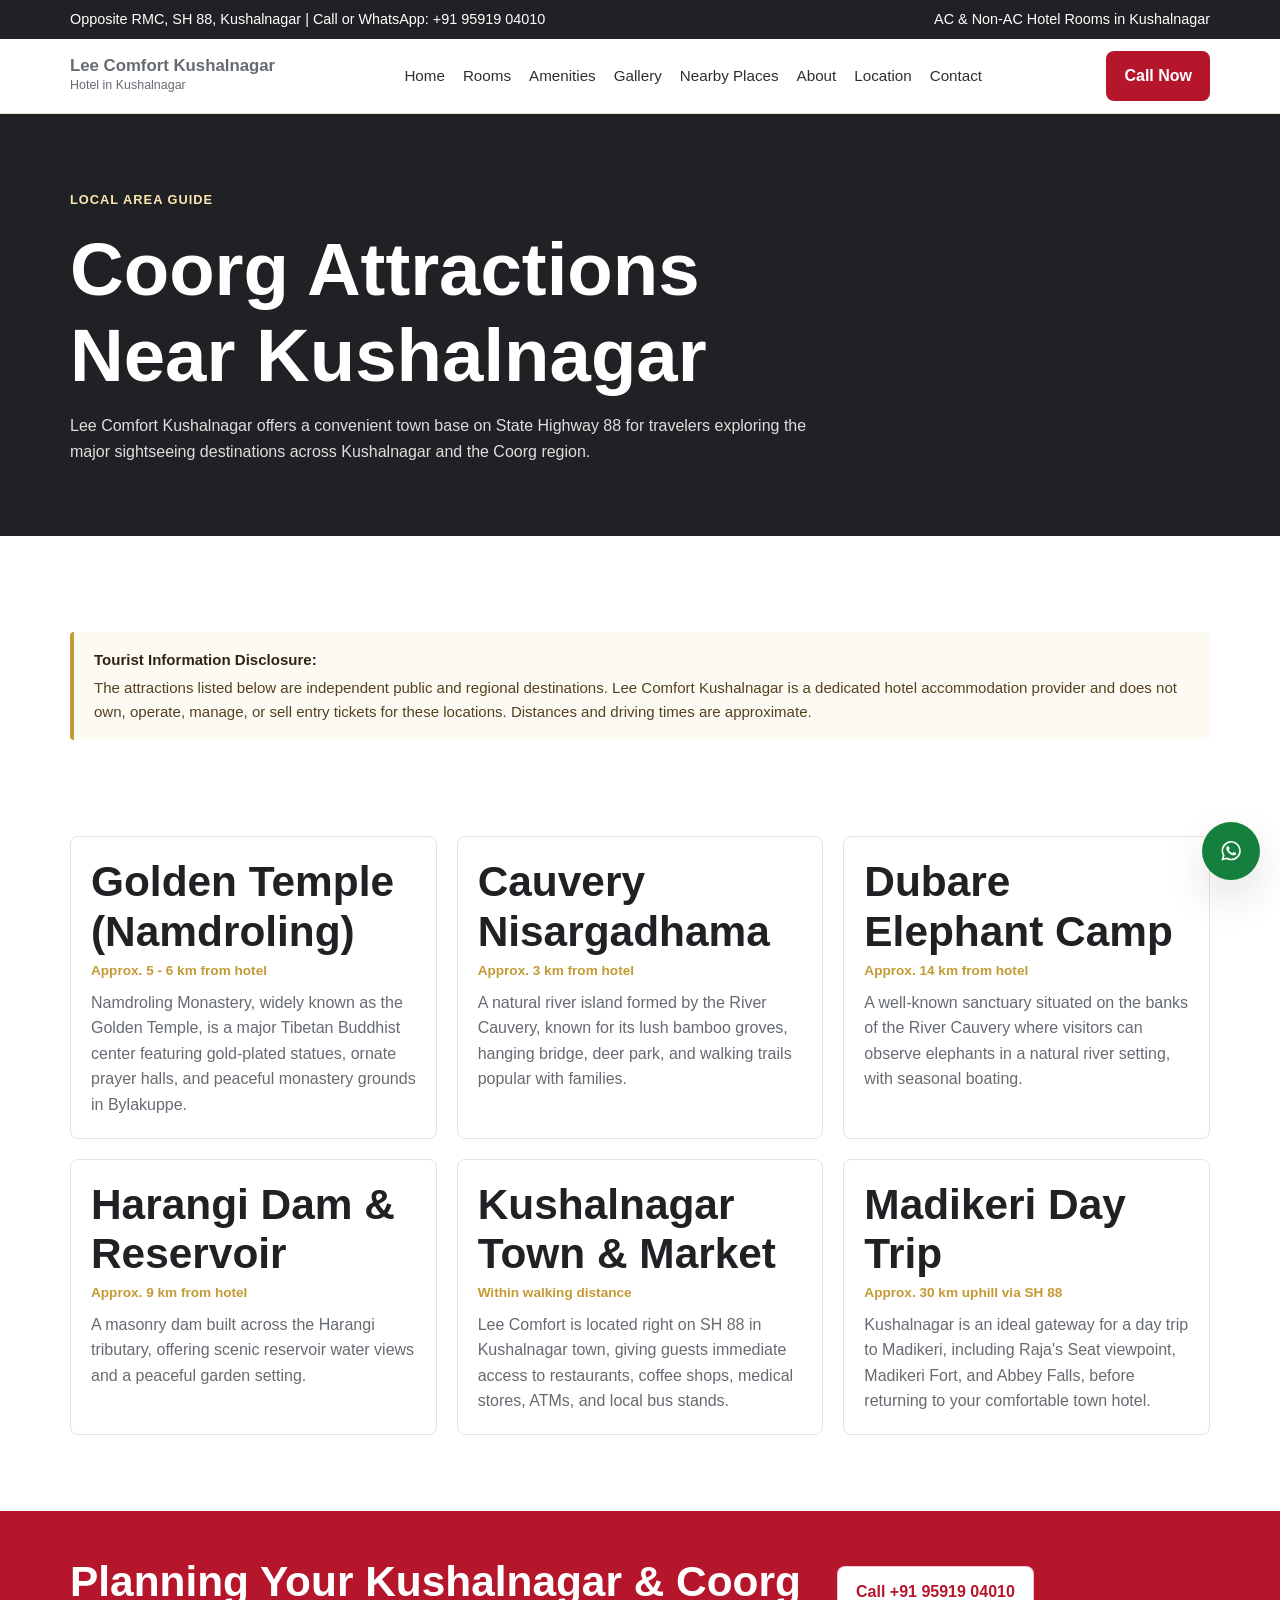
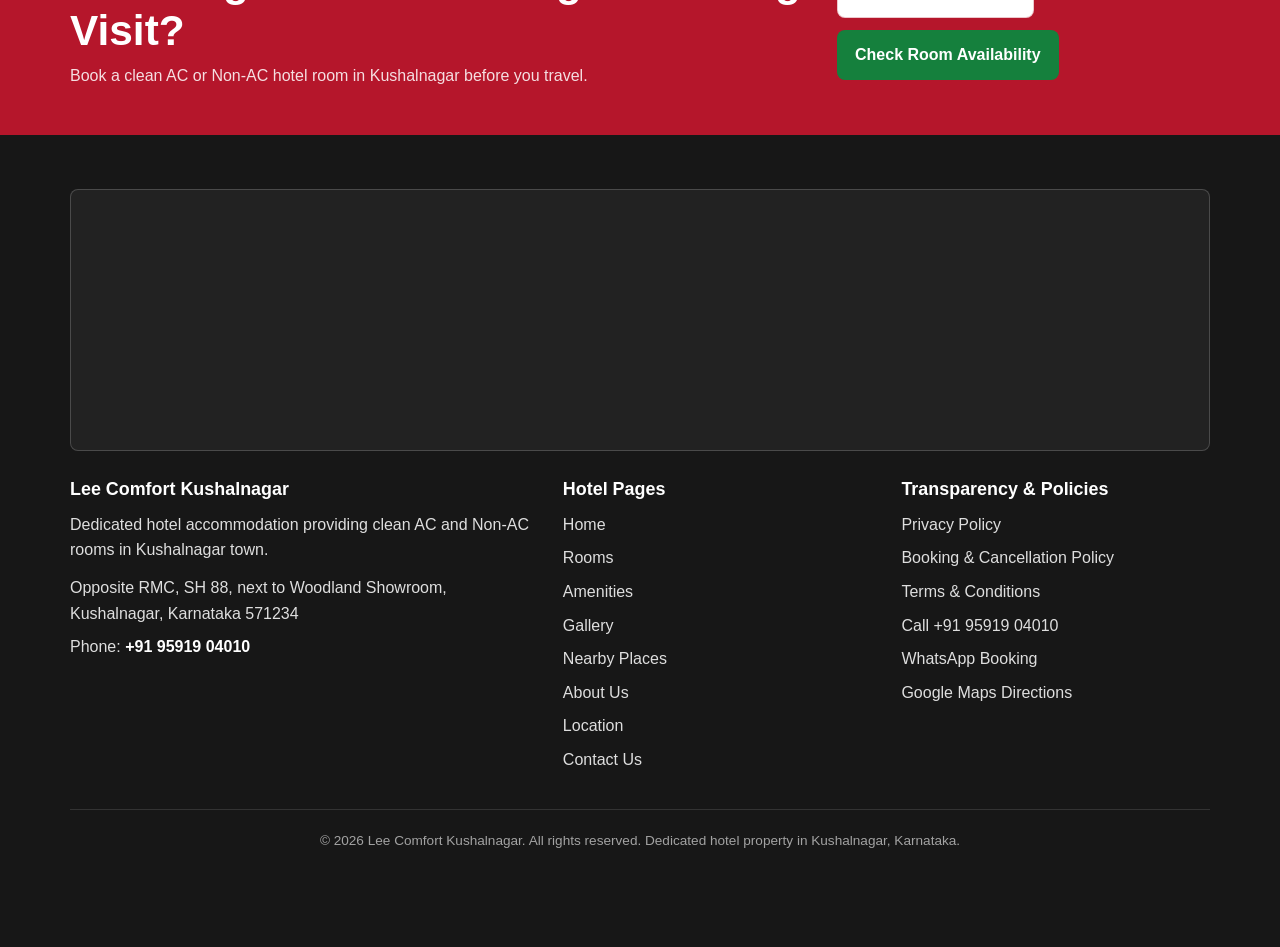
<file: nearby-places.html>
<!doctype html>
<html lang="en-IN">
<head>
  <meta charset="utf-8">
  <meta name="viewport" content="width=device-width, initial-scale=1">
  <title>Places Near Lee Comfort Kushalnagar | Coorg Attractions Nearby</title>
  <meta name="description" content="Stay at Lee Comfort Kushalnagar and visit nearby Coorg attractions including Golden Temple, Nisargadhama, Dubare Elephant Camp, and Harangi Dam.">
  <link rel="canonical" href="https://leecomfortkushalnagar.com/nearby-places.html">
  <link rel="stylesheet" href="assets/css/styles.css">

  <!-- Open Graph Metadata -->
  <meta property="og:type" content="website">
  <meta property="og:title" content="Places Near Lee Comfort Kushalnagar | Coorg Attractions Nearby">
  <meta property="og:description" content="Stay at Lee Comfort Kushalnagar and visit nearby Coorg attractions including Golden Temple, Nisargadhama, Dubare Elephant Camp, and Harangi Dam.">
  <meta property="og:url" content="https://leecomfortkushalnagar.com/nearby-places.html">
  <meta property="og:image" content="https://leecomfortkushalnagar.com/assets/images/building-front.webp">

  <!-- Structured Data: Schema.org Hotel -->
  <script type="application/ld+json">
  {
    "@context": "https://schema.org",
    "@type": "Hotel",
    "name": "Lee Comfort Kushalnagar",
    "url": "https://leecomfortkushalnagar.com/nearby-places.html",
    "telephone": "+919591904010",
    "address": {
      "@type": "PostalAddress",
      "streetAddress": "Opposite RMC, SH 88, next to Woodland Showroom",
      "addressLocality": "Kushalnagar",
      "addressRegion": "Karnataka",
      "postalCode": "571234",
      "addressCountry": "IN"
    }
  }
  </script>

  <!-- Google tag (gtag.js) -->
  <script async src="https://www.googletagmanager.com/gtag/js?id=AW-18170845301"></script>
  <script>
    window.dataLayer = window.dataLayer || [];
    function gtag(){dataLayer.push(arguments);}
    gtag('js', new Date());
    gtag('config', 'AW-18170845301');
  </script>
</head>
<body>
  <div class="top-strip">
    <div class="container">
      <span>Opposite RMC, SH 88, Kushalnagar | Call or WhatsApp: +91 95919 04010</span>
      <span>AC & Non-AC Hotel Rooms in Kushalnagar</span>
    </div>
  </div>

  <header class="header">
    <nav class="container nav" aria-label="Main navigation">
      <a class="brand" href="index.html" aria-label="Lee Comfort Kushalnagar home">
        <span><strong>Lee Comfort Kushalnagar</strong><span>Hotel in Kushalnagar</span></span>
      </a>
      <button class="menu-toggle" type="button" aria-label="Open menu" aria-expanded="false">
        <svg class="menu-icon" aria-hidden="true" viewBox="0 0 24 24"><path d="M4 7h16M4 12h16M4 17h16"/></svg>
        <svg class="close-icon" aria-hidden="true" viewBox="0 0 24 24"><path d="M6 6l12 12M18 6L6 18"/></svg>
      </button>
      <div class="menu">
        <a href="index.html">Home</a>
        <a href="rooms.html">Rooms</a>
        <a href="amenities.html">Amenities</a>
        <a href="gallery.html">Gallery</a>
        <a href="nearby-places.html">Nearby Places</a>
        <a href="about.html">About</a>
        <a href="location.html">Location</a>
        <a href="contact.html">Contact</a>
      </div>
      <div class="nav-actions">
        <a class="btn" href="tel:+919591904010">Call Now</a>
      </div>
    </nav>
  </header>

  <main>
    <section class="page-hero">
      <div class="container">
        <span class="eyebrow">Local Area Guide</span>
        <h1>Coorg Attractions Near Kushalnagar</h1>
        <p>Lee Comfort Kushalnagar offers a convenient town base on State Highway 88 for travelers exploring the major sightseeing destinations across Kushalnagar and the Coorg region.</p>
      </div>
    </section>

    <!-- Independent Sightseeing Disclosure -->
    <section class="section" style="padding-bottom: 0">
      <div class="container">
        <div class="notice-box">
          <strong>Tourist Information Disclosure:</strong>
          The attractions listed below are independent public and regional destinations. Lee Comfort Kushalnagar is a dedicated hotel accommodation provider and does not own, operate, manage, or sell entry tickets for these locations. Distances and driving times are approximate.
        </div>
      </div>
    </section>

    <!-- Attractions Grid -->
    <section class="section">
      <div class="container grid-3">
        <article class="card">
          <div class="card-body">
            <h2>Golden Temple (Namdroling)</h2>
            <p style="color: var(--gold); font-size: 0.85rem; font-weight: 700; margin-top: 4px">Approx. 5 - 6 km from hotel</p>
            <p>Namdroling Monastery, widely known as the Golden Temple, is a major Tibetan Buddhist center featuring gold-plated statues, ornate prayer halls, and peaceful monastery grounds in Bylakuppe.</p>
          </div>
        </article>

        <article class="card">
          <div class="card-body">
            <h2>Cauvery Nisargadhama</h2>
            <p style="color: var(--gold); font-size: 0.85rem; font-weight: 700; margin-top: 4px">Approx. 3 km from hotel</p>
            <p>A natural river island formed by the River Cauvery, known for its lush bamboo groves, hanging bridge, deer park, and walking trails popular with families.</p>
          </div>
        </article>

        <article class="card">
          <div class="card-body">
            <h2>Dubare Elephant Camp</h2>
            <p style="color: var(--gold); font-size: 0.85rem; font-weight: 700; margin-top: 4px">Approx. 14 km from hotel</p>
            <p>A well-known sanctuary situated on the banks of the River Cauvery where visitors can observe elephants in a natural river setting, with seasonal boating.</p>
          </div>
        </article>

        <article class="card">
          <div class="card-body">
            <h2>Harangi Dam & Reservoir</h2>
            <p style="color: var(--gold); font-size: 0.85rem; font-weight: 700; margin-top: 4px">Approx. 9 km from hotel</p>
            <p>A masonry dam built across the Harangi tributary, offering scenic reservoir water views and a peaceful garden setting.</p>
          </div>
        </article>

        <article class="card">
          <div class="card-body">
            <h2>Kushalnagar Town & Market</h2>
            <p style="color: var(--gold); font-size: 0.85rem; font-weight: 700; margin-top: 4px">Within walking distance</p>
            <p>Lee Comfort is located right on SH 88 in Kushalnagar town, giving guests immediate access to restaurants, coffee shops, medical stores, ATMs, and local bus stands.</p>
          </div>
        </article>

        <article class="card">
          <div class="card-body">
            <h2>Madikeri Day Trip</h2>
            <p style="color: var(--gold); font-size: 0.85rem; font-weight: 700; margin-top: 4px">Approx. 30 km uphill via SH 88</p>
            <p>Kushalnagar is an ideal gateway for a day trip to Madikeri, including Raja's Seat viewpoint, Madikeri Fort, and Abbey Falls, before returning to your comfortable town hotel.</p>
          </div>
        </article>
      </div>
    </section>

    <!-- CTA Band -->
    <section class="cta-band">
      <div class="container">
        <div>
          <h2>Planning Your Kushalnagar & Coorg Visit?</h2>
          <p>Book a clean AC or Non-AC hotel room in Kushalnagar before you travel.</p>
        </div>
        <div class="hero-actions" style="margin-top: 0">
          <a class="btn light" href="tel:+919591904010">Call +91 95919 04010</a>
          <a class="btn secondary" href="#" data-whatsapp data-message="Hello Lee Comfort Kushalnagar, I am planning a visit to Kushalnagar and would like to check room availability.">Check Room Availability</a>
        </div>
      </div>
    </section>
  </main>

  <footer class="footer">
    <div class="container footer-layout">
      <div class="footer-map">
        <iframe title="Map to Lee Comfort Kushalnagar" loading="lazy" src="https://www.google.com/maps?q=Lee%20Comfort%20Kushalnagar%20opposite%20RMC%20SH%2088%20Kushalnagar&output=embed"></iframe>
      </div>
      <div class="footer-grid">
        <div>
          <h2>Lee Comfort Kushalnagar</h2>
          <p>Dedicated hotel accommodation providing clean AC and Non-AC rooms in Kushalnagar town.</p>
          <p style="margin-top: 12px">Opposite RMC, SH 88, next to Woodland Showroom, Kushalnagar, Karnataka 571234</p>
          <p style="margin-top: 8px">Phone: <a href="tel:+919591904010" style="display: inline; color: var(--white); font-weight: 700">+91 95919 04010</a></p>
        </div>
        <div>
          <h3>Hotel Pages</h3>
          <a href="index.html">Home</a>
          <a href="rooms.html">Rooms</a>
          <a href="amenities.html">Amenities</a>
          <a href="gallery.html">Gallery</a>
          <a href="nearby-places.html">Nearby Places</a>
          <a href="about.html">About Us</a>
          <a href="location.html">Location</a>
          <a href="contact.html">Contact Us</a>
        </div>
        <div>
          <h3>Transparency & Policies</h3>
          <a href="privacy-policy.html">Privacy Policy</a>
          <a href="booking-policy.html">Booking & Cancellation Policy</a>
          <a href="terms-and-conditions.html">Terms & Conditions</a>
          <a href="tel:+919591904010">Call +91 95919 04010</a>
          <a href="#" data-whatsapp>WhatsApp Booking</a>
          <a href="https://www.google.com/maps/search/?api=1&query=Lee%20Comfort%20Kushalnagar%20opposite%20RMC%20SH%2088%20Kushalnagar" target="_blank" rel="noopener">Google Maps Directions</a>
        </div>
      </div>
      <div style="border-top: 1px solid rgba(255,255,255,0.12); padding-top: 20px; font-size: 0.85rem; color: rgba(255,255,255,0.6); text-align: center;">
        &copy; 2026 Lee Comfort Kushalnagar. All rights reserved. Dedicated hotel property in Kushalnagar, Karnataka.
      </div>
    </div>
  </footer>

  <a class="floating-whatsapp" href="#" data-whatsapp aria-label="WhatsApp booking enquiry">
    <svg class="whatsapp-icon" aria-hidden="true" viewBox="0 0 16 16"><path d="M13.6 2.32A7.66 7.66 0 0 0 8.16 0C3.9 0 .44 3.46.44 7.72c0 1.36.36 2.69 1.04 3.86L.38 15.6l4.11-1.08a7.72 7.72 0 0 0 3.67.94h.01c4.26 0 7.72-3.46 7.72-7.72a7.68 7.68 0 0 0-2.29-5.42zM8.16 14.16a6.4 6.4 0 0 1-3.26-.89l-.23-.14-2.44.64.65-2.38-.15-.24a6.43 6.43 0 1 1 5.43 3.01zm3.53-4.82c-.19-.1-1.14-.56-1.32-.63-.18-.06-.31-.1-.44.1-.13.19-.5.63-.62.76-.11.13-.23.14-.42.05-.19-.1-.82-.3-1.56-.96-.58-.51-.97-1.15-1.08-1.34-.11-.19-.01-.3.08-.39.09-.08.19-.23.29-.34.1-.11.13-.19.19-.32.06-.13.03-.24-.02-.34-.05-.1-.44-1.06-.6-1.45-.16-.38-.32-.33-.44-.34h-.38c-.13 0-.34.05-.52.24-.18.19-.68.66-.68 1.61s.7 1.87.79 2c.1.13 1.37 2.1 3.32 2.94.46.2.82.32 1.1.41.46.15.89.13 1.22.08.37-.06 1.14-.47 1.3-.92.16-.45.16-.84.11-.92-.05-.08-.18-.13-.38-.23z"/></svg>
  </a>
  <div class="sticky-contact">
    <a href="tel:+919591904010">
      <svg class="phone-icon" aria-hidden="true" viewBox="0 0 24 24"><path d="M22 16.92v3a2 2 0 0 1-2.18 2 19.79 19.79 0 0 1-8.63-3.07 19.5 19.5 0 0 1-6-6A19.79 19.79 0 0 1 2.12 4.18 2 2 0 0 1 4.11 2h3a2 2 0 0 1 2 1.72c.12.91.33 1.8.62 2.65a2 2 0 0 1-.45 2.11L8.09 9.67a16 16 0 0 0 6.24 6.24l1.19-1.19a2 2 0 0 1 2.11-.45c.85.29 1.74.5 2.65.62A2 2 0 0 1 22 16.92z"/></svg>
      Call Now
    </a>
    <a href="#" data-whatsapp>
      <svg class="whatsapp-icon" aria-hidden="true" viewBox="0 0 16 16"><path d="M13.6 2.32A7.66 7.66 0 0 0 8.16 0C3.9 0 .44 3.46.44 7.72c0 1.36.36 2.69 1.04 3.86L.38 15.6l4.11-1.08a7.72 7.72 0 0 0 3.67.94h.01c4.26 0 7.72-3.46 7.72-7.72a7.68 7.68 0 0 0-2.29-5.42zM8.16 14.16a6.4 6.4 0 0 1-3.26-.89l-.23-.14-2.44.64.65-2.38-.15-.24a6.43 6.43 0 1 1 5.43 3.01zm3.53-4.82c-.19-.1-1.14-.56-1.32-.63-.18-.06-.31-.1-.44.1-.13.19-.5.63-.62.76-.11.13-.23.14-.42.05-.19-.1-.82-.3-1.56-.96-.58-.51-.97-1.15-1.08-1.34-.11-.19-.01-.3.08-.39.09-.08.19-.23.29-.34.1-.11.13-.19.19-.32.06-.13.03-.24-.02-.34-.05-.1-.44-1.06-.6-1.45-.16-.38-.32-.33-.44-.34h-.38c-.13 0-.34.05-.52.24-.18.19-.68.66-.68 1.61s.7 1.87.79 2c.1.13 1.37 2.1 3.32 2.94.46.2.82.32 1.1.41.46.15.89.13 1.22.08.37-.06 1.14-.47 1.3-.92.16-.45.16-.84.11-.92-.05-.08-.18-.13-.38-.23z"/></svg>
      WhatsApp
    </a>
  </div>

  <script src="assets/js/main.js"></script>
</body>
</html>
</file>
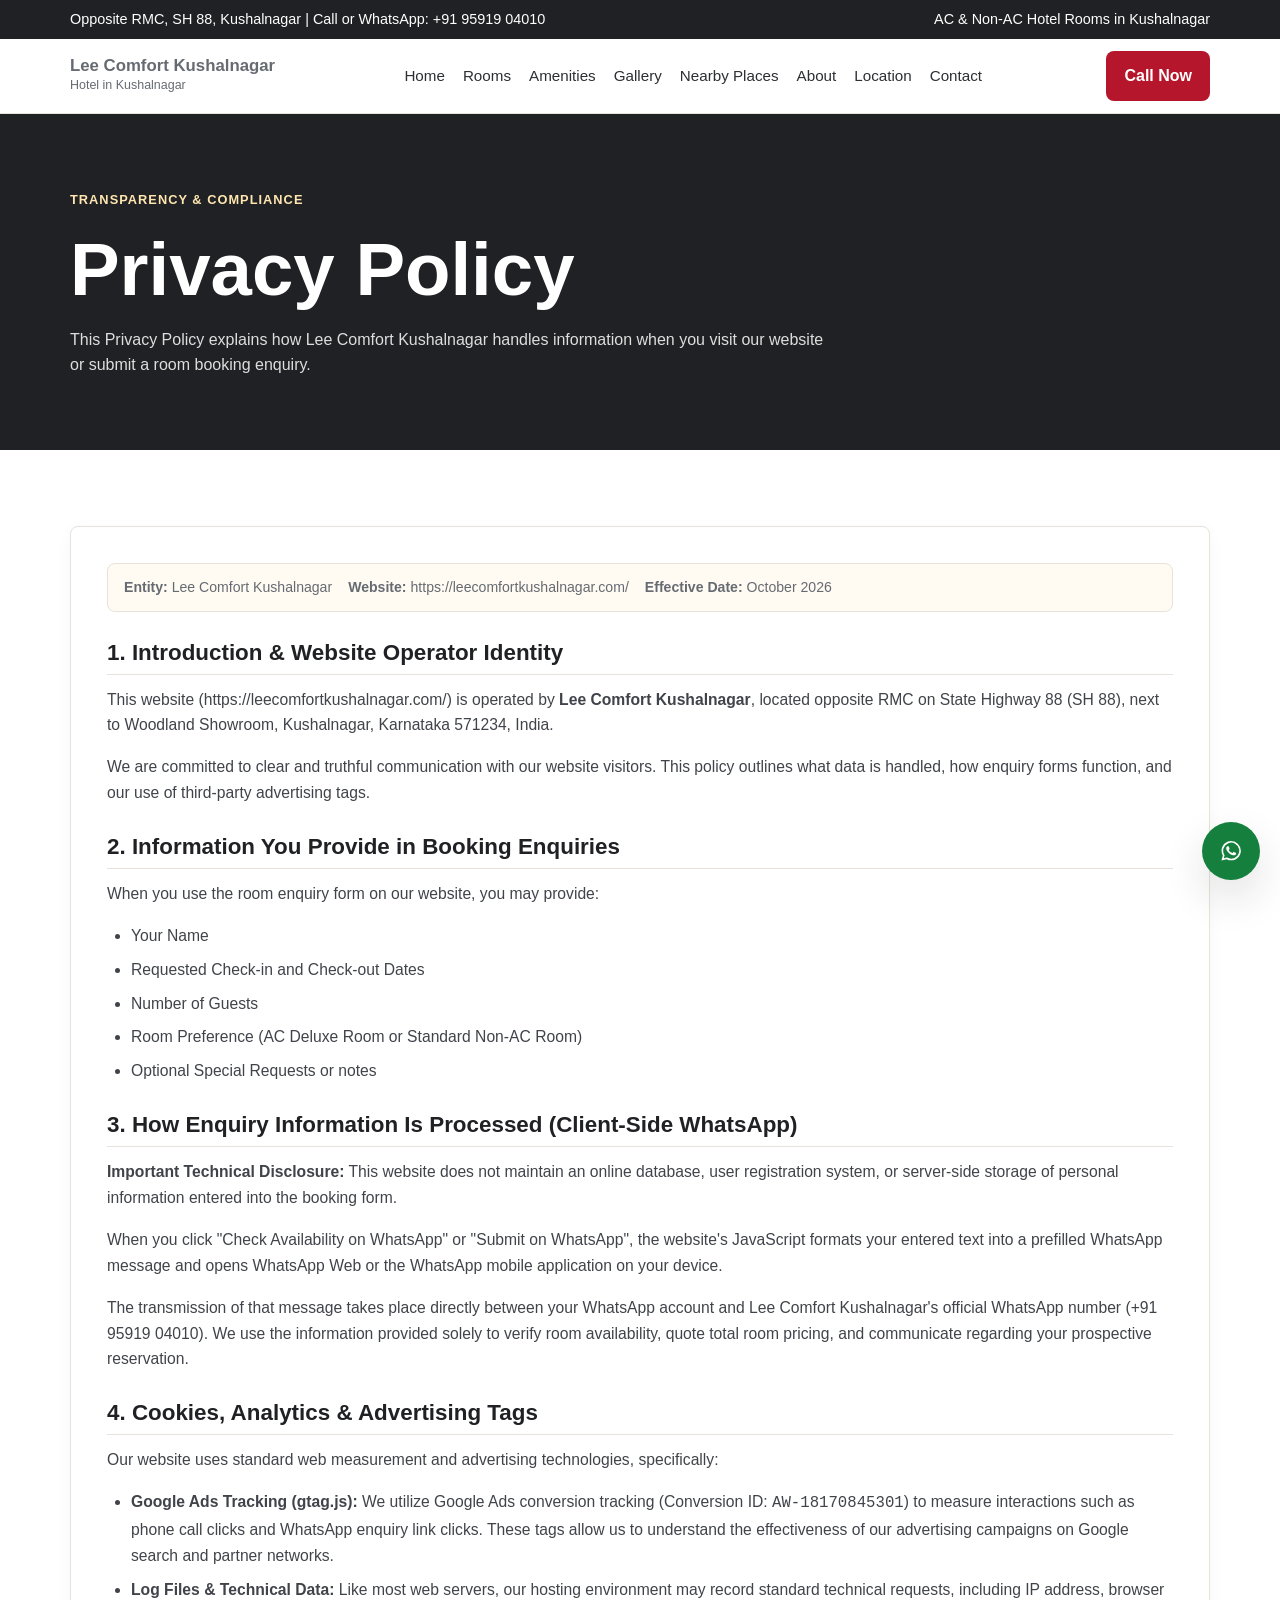
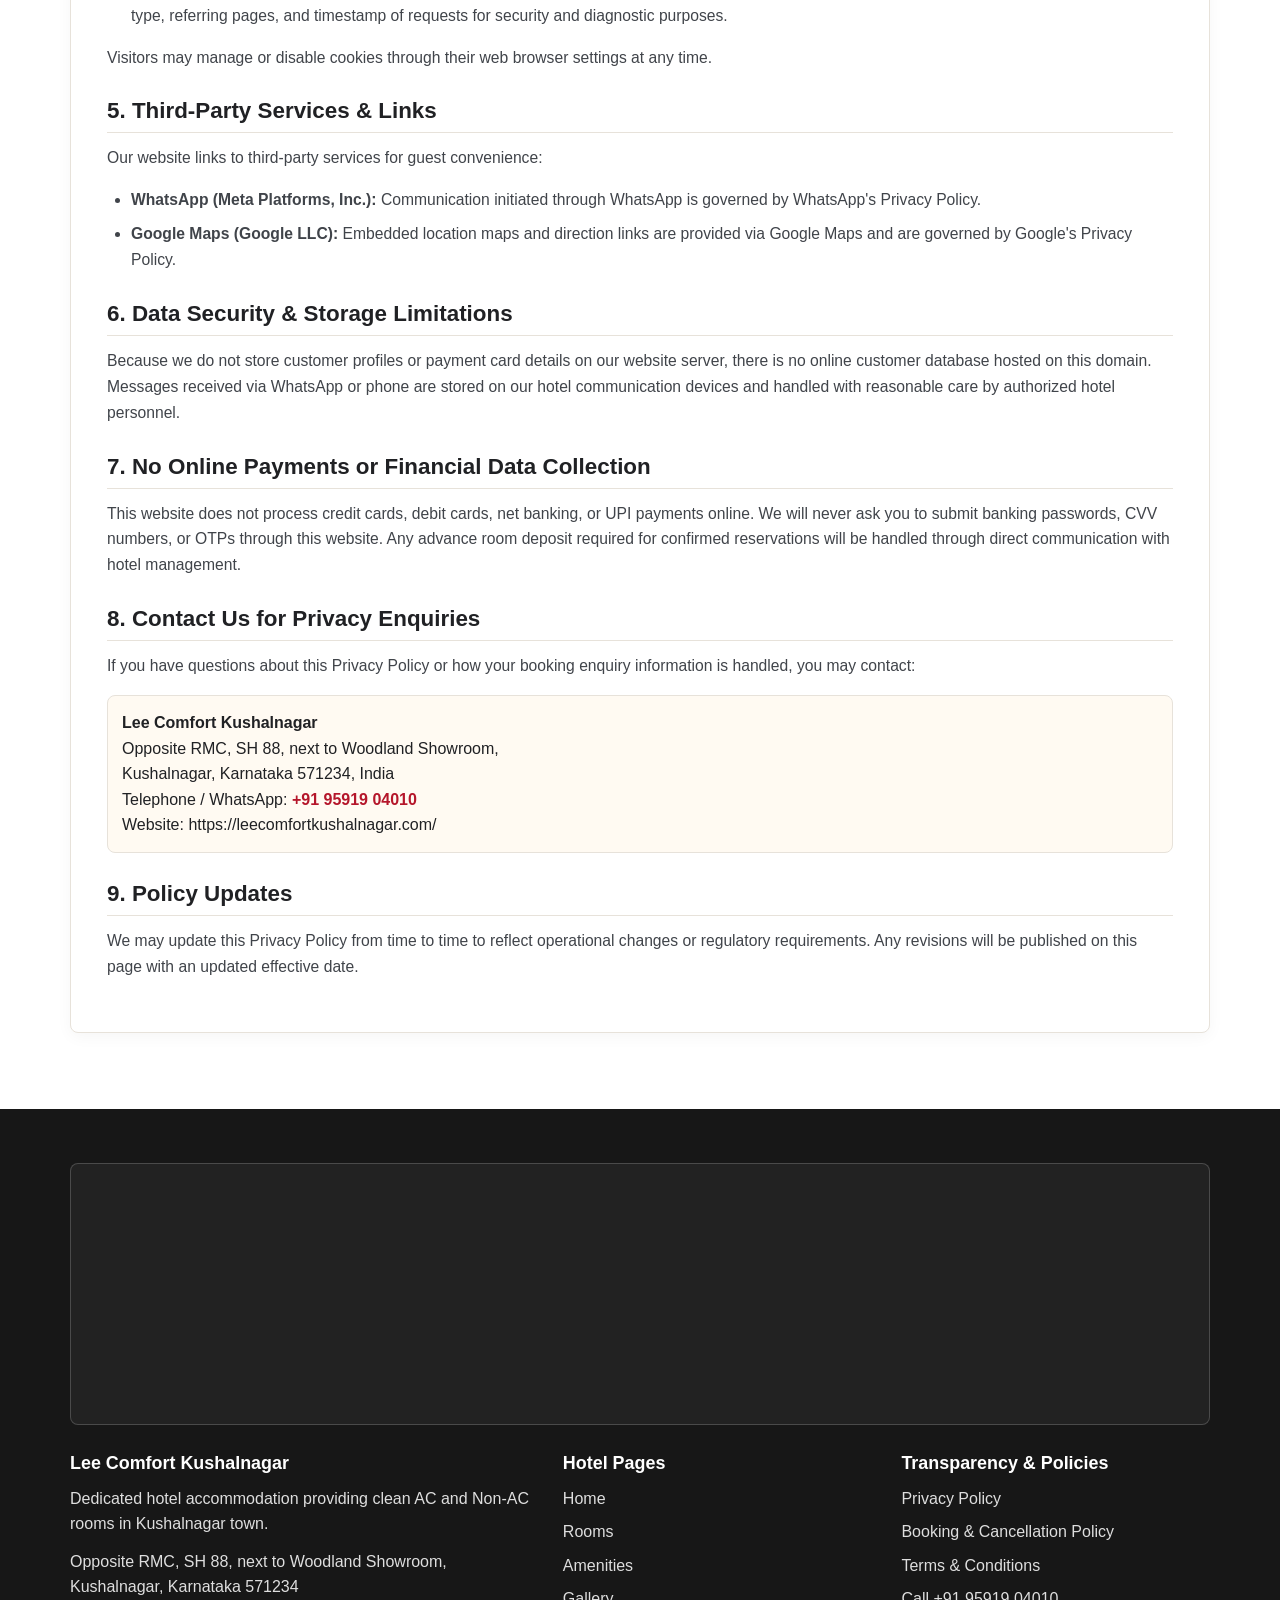
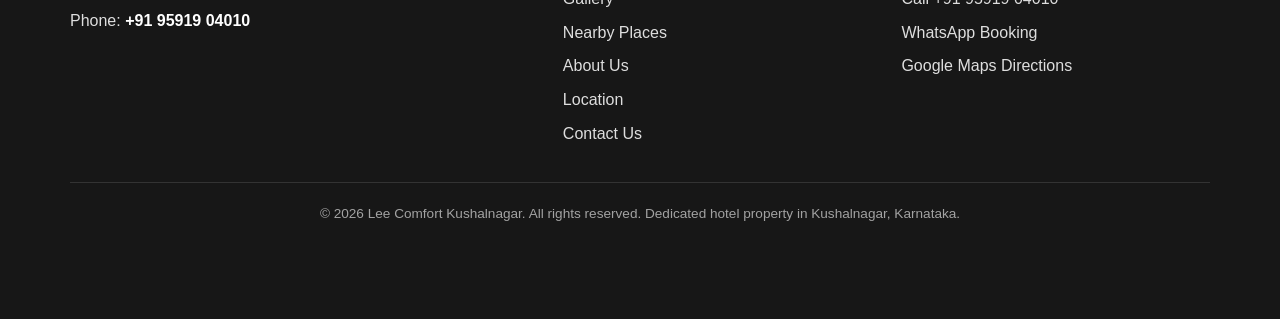
<file: privacy-policy.html>
<!doctype html>
<html lang="en-IN">
<head>
  <meta charset="utf-8">
  <meta name="viewport" content="width=device-width, initial-scale=1">
  <title>Privacy Policy | Lee Comfort Kushalnagar</title>
  <meta name="description" content="Privacy Policy for Lee Comfort Kushalnagar website. Transparent disclosures regarding enquiry data, WhatsApp messaging, and advertising tags.">
  <link rel="canonical" href="https://leecomfortkushalnagar.com/privacy-policy.html">
  <link rel="stylesheet" href="assets/css/styles.css">

  <!-- Open Graph Metadata -->
  <meta property="og:type" content="website">
  <meta property="og:title" content="Privacy Policy | Lee Comfort Kushalnagar">
  <meta property="og:description" content="Privacy Policy for Lee Comfort Kushalnagar website. Transparent disclosures regarding enquiry data, WhatsApp messaging, and advertising tags.">
  <meta property="og:url" content="https://leecomfortkushalnagar.com/privacy-policy.html">

  <!-- Structured Data: Schema.org Hotel -->
  <script type="application/ld+json">
  {
    "@context": "https://schema.org",
    "@type": "Hotel",
    "name": "Lee Comfort Kushalnagar",
    "url": "https://leecomfortkushalnagar.com/privacy-policy.html",
    "telephone": "+919591904010",
    "address": {
      "@type": "PostalAddress",
      "streetAddress": "Opposite RMC, SH 88, next to Woodland Showroom",
      "addressLocality": "Kushalnagar",
      "addressRegion": "Karnataka",
      "postalCode": "571234",
      "addressCountry": "IN"
    }
  }
  </script>

  <!-- Google tag (gtag.js) -->
  <script async src="https://www.googletagmanager.com/gtag/js?id=AW-18170845301"></script>
  <script>
    window.dataLayer = window.dataLayer || [];
    function gtag(){dataLayer.push(arguments);}
    gtag('js', new Date());
    gtag('config', 'AW-18170845301');
  </script>
</head>
<body>
  <div class="top-strip">
    <div class="container">
      <span>Opposite RMC, SH 88, Kushalnagar | Call or WhatsApp: +91 95919 04010</span>
      <span>AC & Non-AC Hotel Rooms in Kushalnagar</span>
    </div>
  </div>

  <header class="header">
    <nav class="container nav" aria-label="Main navigation">
      <a class="brand" href="index.html" aria-label="Lee Comfort Kushalnagar home">
        <span><strong>Lee Comfort Kushalnagar</strong><span>Hotel in Kushalnagar</span></span>
      </a>
      <button class="menu-toggle" type="button" aria-label="Open menu" aria-expanded="false">
        <svg class="menu-icon" aria-hidden="true" viewBox="0 0 24 24"><path d="M4 7h16M4 12h16M4 17h16"/></svg>
        <svg class="close-icon" aria-hidden="true" viewBox="0 0 24 24"><path d="M6 6l12 12M18 6L6 18"/></svg>
      </button>
      <div class="menu">
        <a href="index.html">Home</a>
        <a href="rooms.html">Rooms</a>
        <a href="amenities.html">Amenities</a>
        <a href="gallery.html">Gallery</a>
        <a href="nearby-places.html">Nearby Places</a>
        <a href="about.html">About</a>
        <a href="location.html">Location</a>
        <a href="contact.html">Contact</a>
      </div>
      <div class="nav-actions">
        <a class="btn" href="tel:+919591904010">Call Now</a>
      </div>
    </nav>
  </header>

  <main>
    <section class="page-hero">
      <div class="container">
        <span class="eyebrow">Transparency & Compliance</span>
        <h1>Privacy Policy</h1>
        <p>This Privacy Policy explains how Lee Comfort Kushalnagar handles information when you visit our website or submit a room booking enquiry.</p>
      </div>
    </section>

    <section class="section">
      <div class="container">
        <article class="policy-card">
          <div class="policy-meta">
            <span><strong>Entity:</strong> Lee Comfort Kushalnagar</span>
            <span><strong>Website:</strong> https://leecomfortkushalnagar.com/</span>
            <span><strong>Effective Date:</strong> October 2026</span>
          </div>

          <h2>1. Introduction & Website Operator Identity</h2>
          <p>
            This website (<a href="https://leecomfortkushalnagar.com/">https://leecomfortkushalnagar.com/</a>) is operated by <strong>Lee Comfort Kushalnagar</strong>, located opposite RMC on State Highway 88 (SH 88), next to Woodland Showroom, Kushalnagar, Karnataka 571234, India.
          </p>
          <p>
            We are committed to clear and truthful communication with our website visitors. This policy outlines what data is handled, how enquiry forms function, and our use of third-party advertising tags.
          </p>

          <h2>2. Information You Provide in Booking Enquiries</h2>
          <p>
            When you use the room enquiry form on our website, you may provide:
          </p>
          <ul>
            <li>Your Name</li>
            <li>Requested Check-in and Check-out Dates</li>
            <li>Number of Guests</li>
            <li>Room Preference (AC Deluxe Room or Standard Non-AC Room)</li>
            <li>Optional Special Requests or notes</li>
          </ul>

          <h2>3. How Enquiry Information Is Processed (Client-Side WhatsApp)</h2>
          <p>
            <strong>Important Technical Disclosure:</strong> This website does not maintain an online database, user registration system, or server-side storage of personal information entered into the booking form.
          </p>
          <p>
            When you click "Check Availability on WhatsApp" or "Submit on WhatsApp", the website's JavaScript formats your entered text into a prefilled WhatsApp message and opens WhatsApp Web or the WhatsApp mobile application on your device.
          </p>
          <p>
            The transmission of that message takes place directly between your WhatsApp account and Lee Comfort Kushalnagar's official WhatsApp number (+91 95919 04010). We use the information provided solely to verify room availability, quote total room pricing, and communicate regarding your prospective reservation.
          </p>

          <h2>4. Cookies, Analytics & Advertising Tags</h2>
          <p>
            Our website uses standard web measurement and advertising technologies, specifically:
          </p>
          <ul>
            <li><strong>Google Ads Tracking (gtag.js):</strong> We utilize Google Ads conversion tracking (Conversion ID: <code>AW-18170845301</code>) to measure interactions such as phone call clicks and WhatsApp enquiry link clicks. These tags allow us to understand the effectiveness of our advertising campaigns on Google search and partner networks.</li>
            <li><strong>Log Files & Technical Data:</strong> Like most web servers, our hosting environment may record standard technical requests, including IP address, browser type, referring pages, and timestamp of requests for security and diagnostic purposes.</li>
          </ul>
          <p>
            Visitors may manage or disable cookies through their web browser settings at any time.
          </p>

          <h2>5. Third-Party Services & Links</h2>
          <p>
            Our website links to third-party services for guest convenience:
          </p>
          <ul>
            <li><strong>WhatsApp (Meta Platforms, Inc.):</strong> Communication initiated through WhatsApp is governed by WhatsApp's Privacy Policy.</li>
            <li><strong>Google Maps (Google LLC):</strong> Embedded location maps and direction links are provided via Google Maps and are governed by Google's Privacy Policy.</li>
          </ul>

          <h2>6. Data Security & Storage Limitations</h2>
          <p>
            Because we do not store customer profiles or payment card details on our website server, there is no online customer database hosted on this domain. Messages received via WhatsApp or phone are stored on our hotel communication devices and handled with reasonable care by authorized hotel personnel.
          </p>

          <h2>7. No Online Payments or Financial Data Collection</h2>
          <p>
            This website does not process credit cards, debit cards, net banking, or UPI payments online. We will never ask you to submit banking passwords, CVV numbers, or OTPs through this website. Any advance room deposit required for confirmed reservations will be handled through direct communication with hotel management.
          </p>

          <h2>8. Contact Us for Privacy Enquiries</h2>
          <p>
            If you have questions about this Privacy Policy or how your booking enquiry information is handled, you may contact:
          </p>
          <div style="margin-top: 14px; padding: 14px; background: var(--paper); border: 1px solid var(--line); border-radius: var(--radius)">
            <strong>Lee Comfort Kushalnagar</strong><br>
            Opposite RMC, SH 88, next to Woodland Showroom,<br>
            Kushalnagar, Karnataka 571234, India<br>
            Telephone / WhatsApp: <a href="tel:+919591904010" style="color: var(--red); font-weight: 700">+91 95919 04010</a><br>
            Website: <a href="https://leecomfortkushalnagar.com/">https://leecomfortkushalnagar.com/</a>
          </div>

          <h2>9. Policy Updates</h2>
          <p>
            We may update this Privacy Policy from time to time to reflect operational changes or regulatory requirements. Any revisions will be published on this page with an updated effective date.
          </p>
        </article>
      </div>
    </section>
  </main>

  <footer class="footer">
    <div class="container footer-layout">
      <div class="footer-map">
        <iframe title="Map to Lee Comfort Kushalnagar" loading="lazy" src="https://www.google.com/maps?q=Lee%20Comfort%20Kushalnagar%20opposite%20RMC%20SH%2088%20Kushalnagar&output=embed"></iframe>
      </div>
      <div class="footer-grid">
        <div>
          <h2>Lee Comfort Kushalnagar</h2>
          <p>Dedicated hotel accommodation providing clean AC and Non-AC rooms in Kushalnagar town.</p>
          <p style="margin-top: 12px">Opposite RMC, SH 88, next to Woodland Showroom, Kushalnagar, Karnataka 571234</p>
          <p style="margin-top: 8px">Phone: <a href="tel:+919591904010" style="display: inline; color: var(--white); font-weight: 700">+91 95919 04010</a></p>
        </div>
        <div>
          <h3>Hotel Pages</h3>
          <a href="index.html">Home</a>
          <a href="rooms.html">Rooms</a>
          <a href="amenities.html">Amenities</a>
          <a href="gallery.html">Gallery</a>
          <a href="nearby-places.html">Nearby Places</a>
          <a href="about.html">About Us</a>
          <a href="location.html">Location</a>
          <a href="contact.html">Contact Us</a>
        </div>
        <div>
          <h3>Transparency & Policies</h3>
          <a href="privacy-policy.html">Privacy Policy</a>
          <a href="booking-policy.html">Booking & Cancellation Policy</a>
          <a href="terms-and-conditions.html">Terms & Conditions</a>
          <a href="tel:+919591904010">Call +91 95919 04010</a>
          <a href="#" data-whatsapp>WhatsApp Booking</a>
          <a href="https://www.google.com/maps/search/?api=1&query=Lee%20Comfort%20Kushalnagar%20opposite%20RMC%20SH%2088%20Kushalnagar" target="_blank" rel="noopener">Google Maps Directions</a>
        </div>
      </div>
      <div style="border-top: 1px solid rgba(255,255,255,0.12); padding-top: 20px; font-size: 0.85rem; color: rgba(255,255,255,0.6); text-align: center;">
        &copy; 2026 Lee Comfort Kushalnagar. All rights reserved. Dedicated hotel property in Kushalnagar, Karnataka.
      </div>
    </div>
  </footer>

  <a class="floating-whatsapp" href="#" data-whatsapp aria-label="WhatsApp booking enquiry">
    <svg class="whatsapp-icon" aria-hidden="true" viewBox="0 0 16 16"><path d="M13.6 2.32A7.66 7.66 0 0 0 8.16 0C3.9 0 .44 3.46.44 7.72c0 1.36.36 2.69 1.04 3.86L.38 15.6l4.11-1.08a7.72 7.72 0 0 0 3.67.94h.01c4.26 0 7.72-3.46 7.72-7.72a7.68 7.68 0 0 0-2.29-5.42zM8.16 14.16a6.4 6.4 0 0 1-3.26-.89l-.23-.14-2.44.64.65-2.38-.15-.24a6.43 6.43 0 1 1 5.43 3.01zm3.53-4.82c-.19-.1-1.14-.56-1.32-.63-.18-.06-.31-.1-.44.1-.13.19-.5.63-.62.76-.11.13-.23.14-.42.05-.19-.1-.82-.3-1.56-.96-.58-.51-.97-1.15-1.08-1.34-.11-.19-.01-.3.08-.39.09-.08.19-.23.29-.34.1-.11.13-.19.19-.32.06-.13.03-.24-.02-.34-.05-.1-.44-1.06-.6-1.45-.16-.38-.32-.33-.44-.34h-.38c-.13 0-.34.05-.52.24-.18.19-.68.66-.68 1.61s.7 1.87.79 2c.1.13 1.37 2.1 3.32 2.94.46.2.82.32 1.1.41.46.15.89.13 1.22.08.37-.06 1.14-.47 1.3-.92.16-.45.16-.84.11-.92-.05-.08-.18-.13-.38-.23z"/></svg>
  </a>
  <div class="sticky-contact">
    <a href="tel:+919591904010">
      <svg class="phone-icon" aria-hidden="true" viewBox="0 0 24 24"><path d="M22 16.92v3a2 2 0 0 1-2.18 2 19.79 19.79 0 0 1-8.63-3.07 19.5 19.5 0 0 1-6-6A19.79 19.79 0 0 1 2.12 4.18 2 2 0 0 1 4.11 2h3a2 2 0 0 1 2 1.72c.12.91.33 1.8.62 2.65a2 2 0 0 1-.45 2.11L8.09 9.67a16 16 0 0 0 6.24 6.24l1.19-1.19a2 2 0 0 1 2.11-.45c.85.29 1.74.5 2.65.62A2 2 0 0 1 22 16.92z"/></svg>
      Call Now
    </a>
    <a href="#" data-whatsapp>
      <svg class="whatsapp-icon" aria-hidden="true" viewBox="0 0 16 16"><path d="M13.6 2.32A7.66 7.66 0 0 0 8.16 0C3.9 0 .44 3.46.44 7.72c0 1.36.36 2.69 1.04 3.86L.38 15.6l4.11-1.08a7.72 7.72 0 0 0 3.67.94h.01c4.26 0 7.72-3.46 7.72-7.72a7.68 7.68 0 0 0-2.29-5.42zM8.16 14.16a6.4 6.4 0 0 1-3.26-.89l-.23-.14-2.44.64.65-2.38-.15-.24a6.43 6.43 0 1 1 5.43 3.01zm3.53-4.82c-.19-.1-1.14-.56-1.32-.63-.18-.06-.31-.1-.44.1-.13.19-.5.63-.62.76-.11.13-.23.14-.42.05-.19-.1-.82-.3-1.56-.96-.58-.51-.97-1.15-1.08-1.34-.11-.19-.01-.3.08-.39.09-.08.19-.23.29-.34.1-.11.13-.19.19-.32.06-.13.03-.24-.02-.34-.05-.1-.44-1.06-.6-1.45-.16-.38-.32-.33-.44-.34h-.38c-.13 0-.34.05-.52.24-.18.19-.68.66-.68 1.61s.7 1.87.79 2c.1.13 1.37 2.1 3.32 2.94.46.2.82.32 1.1.41.46.15.89.13 1.22.08.37-.06 1.14-.47 1.3-.92.16-.45.16-.84.11-.92-.05-.08-.18-.13-.38-.23z"/></svg>
      WhatsApp
    </a>
  </div>

  <script src="assets/js/main.js"></script>
</body>
</html>
</file>
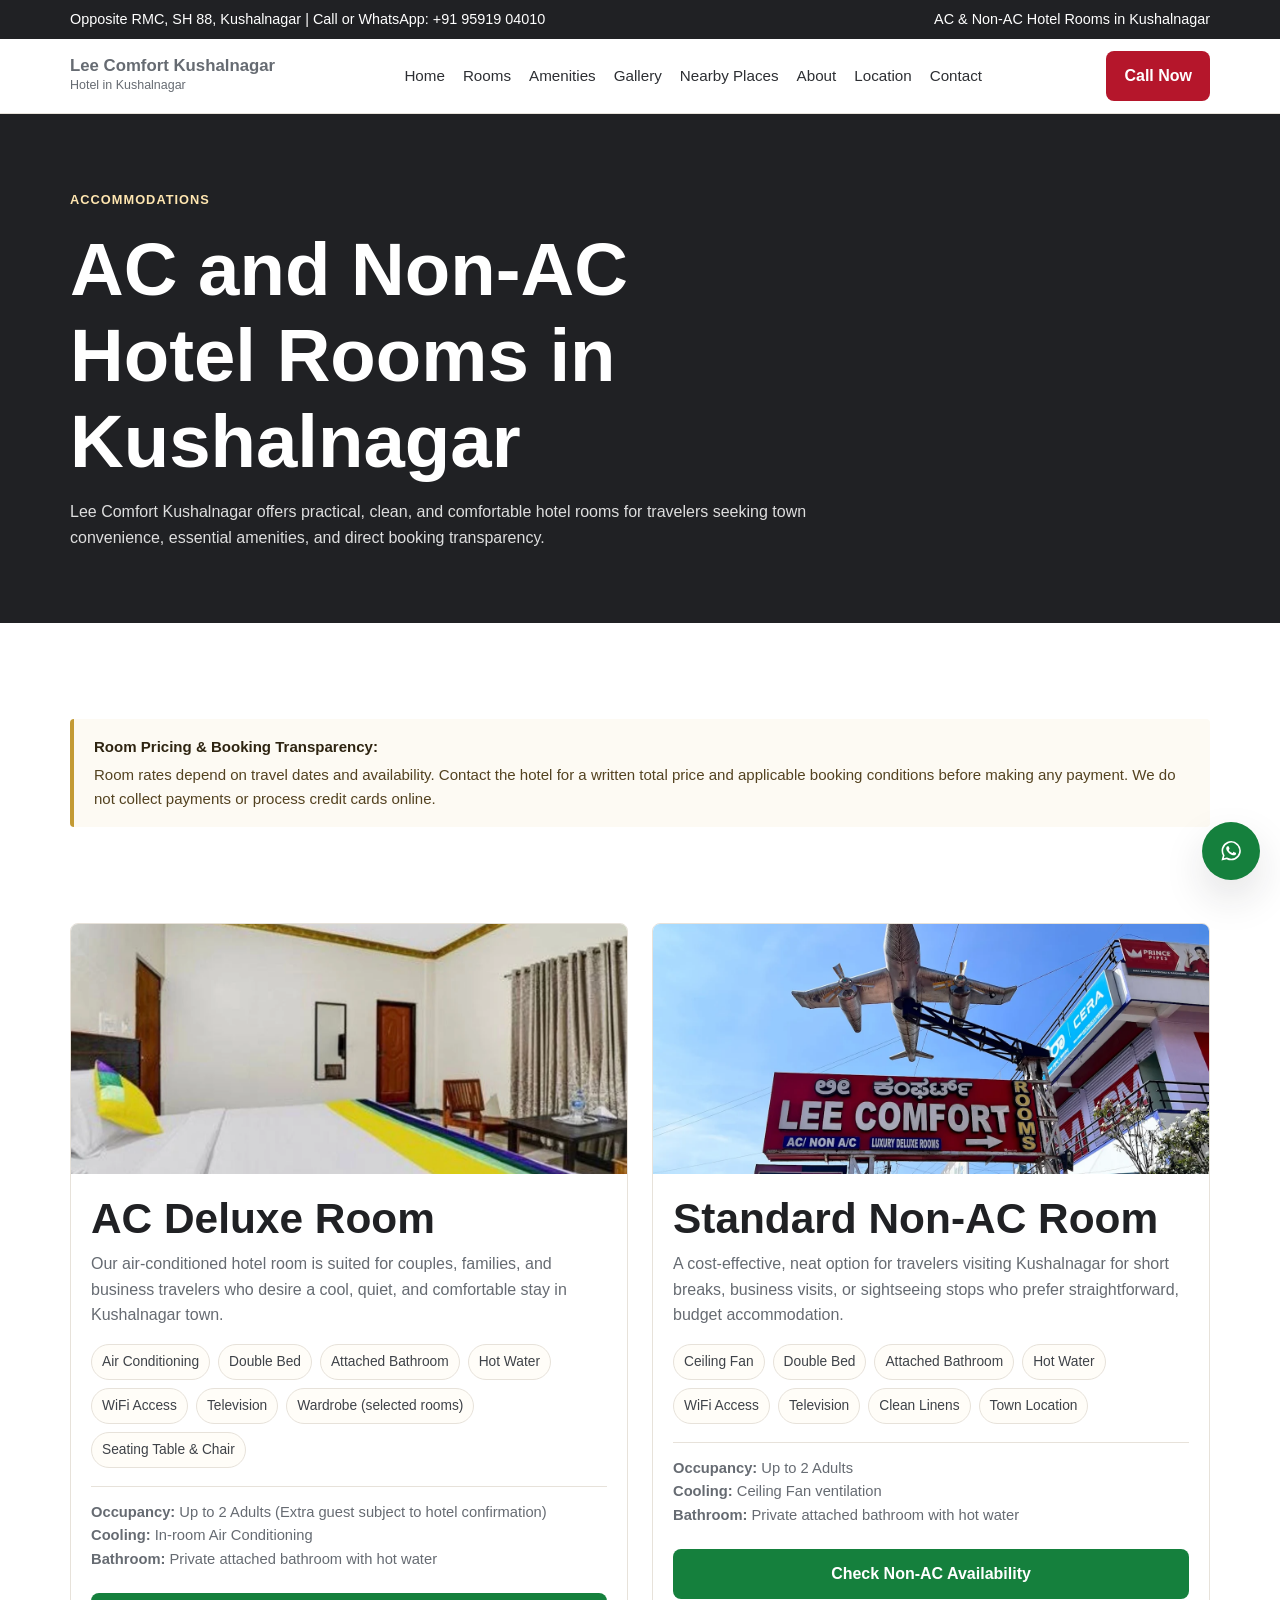
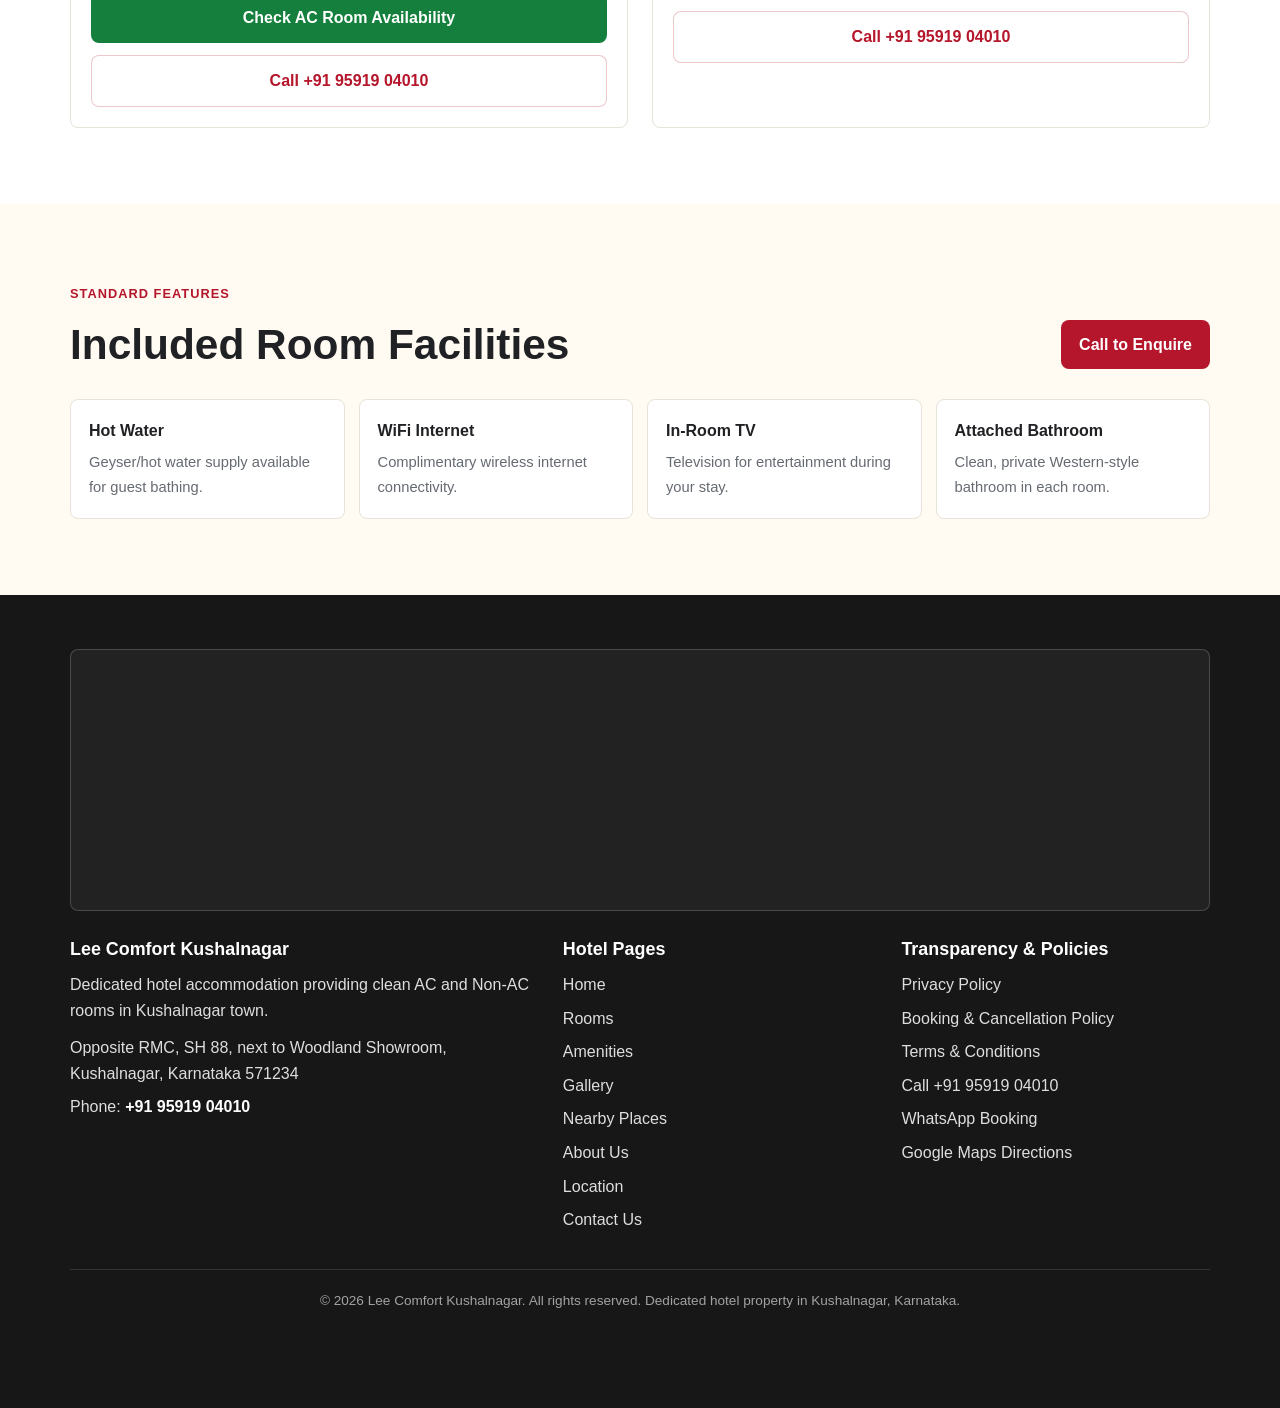
<file: rooms.html>
<!doctype html>
<html lang="en-IN">
<head>
  <meta charset="utf-8">
  <meta name="viewport" content="width=device-width, initial-scale=1">
  <title>Rooms in Kushalnagar | AC & Non-AC Rooms at Lee Comfort</title>
  <meta name="description" content="View AC and Non-AC hotel rooms at Lee Comfort Kushalnagar. Clean rooms with WiFi, hot water, TV, and attached bathroom. Contact hotel directly on WhatsApp.">
  <link rel="canonical" href="https://leecomfortkushalnagar.com/rooms.html">
  <link rel="stylesheet" href="assets/css/styles.css">

  <!-- Open Graph Metadata -->
  <meta property="og:type" content="website">
  <meta property="og:title" content="Rooms in Kushalnagar | AC & Non-AC Rooms at Lee Comfort">
  <meta property="og:description" content="View AC and Non-AC hotel rooms at Lee Comfort Kushalnagar. Clean rooms with WiFi, hot water, TV, and attached bathroom. Contact hotel directly on WhatsApp.">
  <meta property="og:url" content="https://leecomfortkushalnagar.com/rooms.html">
  <meta property="og:image" content="https://leecomfortkushalnagar.com/assets/images/deluxe-room-large.webp">

  <!-- Structured Data: Schema.org Hotel & Rooms -->
  <script type="application/ld+json">
  {
    "@context": "https://schema.org",
    "@type": "Hotel",
    "name": "Lee Comfort Kushalnagar",
    "url": "https://leecomfortkushalnagar.com/rooms.html",
    "telephone": "+919591904010",
    "address": {
      "@type": "PostalAddress",
      "streetAddress": "Opposite RMC, SH 88, next to Woodland Showroom",
      "addressLocality": "Kushalnagar",
      "addressRegion": "Karnataka",
      "postalCode": "571234",
      "addressCountry": "IN"
    },
    "containsPlace": [
      {
        "@type": "HotelRoom",
        "name": "AC Deluxe Room",
        "description": "Air-conditioned hotel room with double bed, attached bathroom, hot water, TV, and WiFi.",
        "bed": {
          "@type": "BedDetails",
          "numberOfBeds": 1,
          "typeOfBed": "Double Bed"
        }
      },
      {
        "@type": "HotelRoom",
        "name": "Standard Non-AC Room",
        "description": "Standard ventilated hotel room with double bed, attached bathroom, hot water, TV, and WiFi.",
        "bed": {
          "@type": "BedDetails",
          "numberOfBeds": 1,
          "typeOfBed": "Double Bed"
        }
      }
    ]
  }
  </script>

  <!-- Google tag (gtag.js) -->
  <script async src="https://www.googletagmanager.com/gtag/js?id=AW-18170845301"></script>
  <script>
    window.dataLayer = window.dataLayer || [];
    function gtag(){dataLayer.push(arguments);}
    gtag('js', new Date());
    gtag('config', 'AW-18170845301');
  </script>
</head>
<body>
  <div class="top-strip">
    <div class="container">
      <span>Opposite RMC, SH 88, Kushalnagar | Call or WhatsApp: +91 95919 04010</span>
      <span>AC & Non-AC Hotel Rooms in Kushalnagar</span>
    </div>
  </div>

  <header class="header">
    <nav class="container nav" aria-label="Main navigation">
      <a class="brand" href="index.html" aria-label="Lee Comfort Kushalnagar home">
        <span><strong>Lee Comfort Kushalnagar</strong><span>Hotel in Kushalnagar</span></span>
      </a>
      <button class="menu-toggle" type="button" aria-label="Open menu" aria-expanded="false">
        <svg class="menu-icon" aria-hidden="true" viewBox="0 0 24 24"><path d="M4 7h16M4 12h16M4 17h16"/></svg>
        <svg class="close-icon" aria-hidden="true" viewBox="0 0 24 24"><path d="M6 6l12 12M18 6L6 18"/></svg>
      </button>
      <div class="menu">
        <a href="index.html">Home</a>
        <a href="rooms.html">Rooms</a>
        <a href="amenities.html">Amenities</a>
        <a href="gallery.html">Gallery</a>
        <a href="nearby-places.html">Nearby Places</a>
        <a href="about.html">About</a>
        <a href="location.html">Location</a>
        <a href="contact.html">Contact</a>
      </div>
      <div class="nav-actions">
        <a class="btn" href="tel:+919591904010">Call Now</a>
      </div>
    </nav>
  </header>

  <main>
    <section class="page-hero">
      <div class="container">
        <span class="eyebrow">Accommodations</span>
        <h1>AC and Non-AC Hotel Rooms in Kushalnagar</h1>
        <p>Lee Comfort Kushalnagar offers practical, clean, and comfortable hotel rooms for travelers seeking town convenience, essential amenities, and direct booking transparency.</p>
      </div>
    </section>

    <!-- Pricing Policy Banner -->
    <section class="section" style="padding-bottom: 0">
      <div class="container">
        <div class="notice-box">
          <strong>Room Pricing & Booking Transparency:</strong>
          Room rates depend on travel dates and availability. Contact the hotel for a written total price and applicable booking conditions before making any payment. We do not collect payments or process credit cards online.
        </div>
      </div>
    </section>

    <!-- Room Categories -->
    <section class="section">
      <div class="container grid-2">
        <!-- AC Deluxe Room -->
        <article class="card room-card">
          <img src="assets/images/deluxe-room-large.webp" alt="AC Deluxe Room with double bed at Lee Comfort Kushalnagar">
          <div class="card-body">
            <h2>AC Deluxe Room</h2>
            <p>Our air-conditioned hotel room is suited for couples, families, and business travelers who desire a cool, quiet, and comfortable stay in Kushalnagar town.</p>
            
            <ul class="tag-list">
              <li>Air Conditioning</li>
              <li>Double Bed</li>
              <li>Attached Bathroom</li>
              <li>Hot Water</li>
              <li>WiFi Access</li>
              <li>Television</li>
              <li>Wardrobe (selected rooms)</li>
              <li>Seating Table & Chair</li>
            </ul>

            <div style="margin-top: 18px; padding-top: 14px; border-top: 1px solid var(--line); font-size: 0.92rem; color: var(--muted)">
              <div><strong>Occupancy:</strong> Up to 2 Adults (Extra guest subject to hotel confirmation)</div>
              <div><strong>Cooling:</strong> In-room Air Conditioning</div>
              <div><strong>Bathroom:</strong> Private attached bathroom with hot water</div>
            </div>

            <div class="hero-actions" style="margin-top: 22px">
              <a class="btn secondary full" href="#" data-whatsapp data-message="Hello Lee Comfort Kushalnagar, I would like to check availability and total price for an AC Deluxe Room for my dates.">Check AC Room Availability</a>
              <a class="btn light full" href="tel:+919591904010">Call +91 95919 04010</a>
            </div>
          </div>
        </article>

        <!-- Standard Non-AC Room -->
        <article class="card room-card">
          <img src="assets/images/standard-ac-room-wide.webp" alt="Standard Non-AC Room at Lee Comfort Kushalnagar">
          <div class="card-body">
            <h2>Standard Non-AC Room</h2>
            <p>A cost-effective, neat option for travelers visiting Kushalnagar for short breaks, business visits, or sightseeing stops who prefer straightforward, budget accommodation.</p>

            <ul class="tag-list">
              <li>Ceiling Fan</li>
              <li>Double Bed</li>
              <li>Attached Bathroom</li>
              <li>Hot Water</li>
              <li>WiFi Access</li>
              <li>Television</li>
              <li>Clean Linens</li>
              <li>Town Location</li>
            </ul>

            <div style="margin-top: 18px; padding-top: 14px; border-top: 1px solid var(--line); font-size: 0.92rem; color: var(--muted)">
              <div><strong>Occupancy:</strong> Up to 2 Adults</div>
              <div><strong>Cooling:</strong> Ceiling Fan ventilation</div>
              <div><strong>Bathroom:</strong> Private attached bathroom with hot water</div>
            </div>

            <div class="hero-actions" style="margin-top: 22px">
              <a class="btn secondary full" href="#" data-whatsapp data-message="Hello Lee Comfort Kushalnagar, I would like to check availability and total price for a Standard Non-AC Room for my dates.">Check Non-AC Availability</a>
              <a class="btn light full" href="tel:+919591904010">Call +91 95919 04010</a>
            </div>
          </div>
        </article>
      </div>
    </section>

    <!-- Standard Amenities Included -->
    <section class="section soft">
      <div class="container">
        <div class="section-head">
          <div>
            <span class="eyebrow" style="color: var(--red)">Standard Features</span>
            <h2>Included Room Facilities</h2>
          </div>
          <a class="btn" href="tel:+919591904010">Call to Enquire</a>
        </div>
        <div class="amenity-grid">
          <div class="amenity">
            <b>Hot Water</b>
            <span>Geyser/hot water supply available for guest bathing.</span>
          </div>
          <div class="amenity">
            <b>WiFi Internet</b>
            <span>Complimentary wireless internet connectivity.</span>
          </div>
          <div class="amenity">
            <b>In-Room TV</b>
            <span>Television for entertainment during your stay.</span>
          </div>
          <div class="amenity">
            <b>Attached Bathroom</b>
            <span>Clean, private Western-style bathroom in each room.</span>
          </div>
        </div>
      </div>
    </section>
  </main>

  <footer class="footer">
    <div class="container footer-layout">
      <div class="footer-map">
        <iframe title="Map to Lee Comfort Kushalnagar" loading="lazy" src="https://www.google.com/maps?q=Lee%20Comfort%20Kushalnagar%20opposite%20RMC%20SH%2088%20Kushalnagar&output=embed"></iframe>
      </div>
      <div class="footer-grid">
        <div>
          <h2>Lee Comfort Kushalnagar</h2>
          <p>Dedicated hotel accommodation providing clean AC and Non-AC rooms in Kushalnagar town.</p>
          <p style="margin-top: 12px">Opposite RMC, SH 88, next to Woodland Showroom, Kushalnagar, Karnataka 571234</p>
          <p style="margin-top: 8px">Phone: <a href="tel:+919591904010" style="display: inline; color: var(--white); font-weight: 700">+91 95919 04010</a></p>
        </div>
        <div>
          <h3>Hotel Pages</h3>
          <a href="index.html">Home</a>
          <a href="rooms.html">Rooms</a>
          <a href="amenities.html">Amenities</a>
          <a href="gallery.html">Gallery</a>
          <a href="nearby-places.html">Nearby Places</a>
          <a href="about.html">About Us</a>
          <a href="location.html">Location</a>
          <a href="contact.html">Contact Us</a>
        </div>
        <div>
          <h3>Transparency & Policies</h3>
          <a href="privacy-policy.html">Privacy Policy</a>
          <a href="booking-policy.html">Booking & Cancellation Policy</a>
          <a href="terms-and-conditions.html">Terms & Conditions</a>
          <a href="tel:+919591904010">Call +91 95919 04010</a>
          <a href="#" data-whatsapp>WhatsApp Booking</a>
          <a href="https://www.google.com/maps/search/?api=1&query=Lee%20Comfort%20Kushalnagar%20opposite%20RMC%20SH%2088%20Kushalnagar" target="_blank" rel="noopener">Google Maps Directions</a>
        </div>
      </div>
      <div style="border-top: 1px solid rgba(255,255,255,0.12); padding-top: 20px; font-size: 0.85rem; color: rgba(255,255,255,0.6); text-align: center;">
        &copy; 2026 Lee Comfort Kushalnagar. All rights reserved. Dedicated hotel property in Kushalnagar, Karnataka.
      </div>
    </div>
  </footer>

  <a class="floating-whatsapp" href="#" data-whatsapp aria-label="WhatsApp booking enquiry">
    <svg class="whatsapp-icon" aria-hidden="true" viewBox="0 0 16 16"><path d="M13.6 2.32A7.66 7.66 0 0 0 8.16 0C3.9 0 .44 3.46.44 7.72c0 1.36.36 2.69 1.04 3.86L.38 15.6l4.11-1.08a7.72 7.72 0 0 0 3.67.94h.01c4.26 0 7.72-3.46 7.72-7.72a7.68 7.68 0 0 0-2.29-5.42zM8.16 14.16a6.4 6.4 0 0 1-3.26-.89l-.23-.14-2.44.64.65-2.38-.15-.24a6.43 6.43 0 1 1 5.43 3.01zm3.53-4.82c-.19-.1-1.14-.56-1.32-.63-.18-.06-.31-.1-.44.1-.13.19-.5.63-.62.76-.11.13-.23.14-.42.05-.19-.1-.82-.3-1.56-.96-.58-.51-.97-1.15-1.08-1.34-.11-.19-.01-.3.08-.39.09-.08.19-.23.29-.34.1-.11.13-.19.19-.32.06-.13.03-.24-.02-.34-.05-.1-.44-1.06-.6-1.45-.16-.38-.32-.33-.44-.34h-.38c-.13 0-.34.05-.52.24-.18.19-.68.66-.68 1.61s.7 1.87.79 2c.1.13 1.37 2.1 3.32 2.94.46.2.82.32 1.1.41.46.15.89.13 1.22.08.37-.06 1.14-.47 1.3-.92.16-.45.16-.84.11-.92-.05-.08-.18-.13-.38-.23z"/></svg>
  </a>
  <div class="sticky-contact">
    <a href="tel:+919591904010">
      <svg class="phone-icon" aria-hidden="true" viewBox="0 0 24 24"><path d="M22 16.92v3a2 2 0 0 1-2.18 2 19.79 19.79 0 0 1-8.63-3.07 19.5 19.5 0 0 1-6-6A19.79 19.79 0 0 1 2.12 4.18 2 2 0 0 1 4.11 2h3a2 2 0 0 1 2 1.72c.12.91.33 1.8.62 2.65a2 2 0 0 1-.45 2.11L8.09 9.67a16 16 0 0 0 6.24 6.24l1.19-1.19a2 2 0 0 1 2.11-.45c.85.29 1.74.5 2.65.62A2 2 0 0 1 22 16.92z"/></svg>
      Call Now
    </a>
    <a href="#" data-whatsapp>
      <svg class="whatsapp-icon" aria-hidden="true" viewBox="0 0 16 16"><path d="M13.6 2.32A7.66 7.66 0 0 0 8.16 0C3.9 0 .44 3.46.44 7.72c0 1.36.36 2.69 1.04 3.86L.38 15.6l4.11-1.08a7.72 7.72 0 0 0 3.67.94h.01c4.26 0 7.72-3.46 7.72-7.72a7.68 7.68 0 0 0-2.29-5.42zM8.16 14.16a6.4 6.4 0 0 1-3.26-.89l-.23-.14-2.44.64.65-2.38-.15-.24a6.43 6.43 0 1 1 5.43 3.01zm3.53-4.82c-.19-.1-1.14-.56-1.32-.63-.18-.06-.31-.1-.44.1-.13.19-.5.63-.62.76-.11.13-.23.14-.42.05-.19-.1-.82-.3-1.56-.96-.58-.51-.97-1.15-1.08-1.34-.11-.19-.01-.3.08-.39.09-.08.19-.23.29-.34.1-.11.13-.19.19-.32.06-.13.03-.24-.02-.34-.05-.1-.44-1.06-.6-1.45-.16-.38-.32-.33-.44-.34h-.38c-.13 0-.34.05-.52.24-.18.19-.68.66-.68 1.61s.7 1.87.79 2c.1.13 1.37 2.1 3.32 2.94.46.2.82.32 1.1.41.46.15.89.13 1.22.08.37-.06 1.14-.47 1.3-.92.16-.45.16-.84.11-.92-.05-.08-.18-.13-.38-.23z"/></svg>
      WhatsApp
    </a>
  </div>

  <script src="assets/js/main.js"></script>
</body>
</html>
</file>
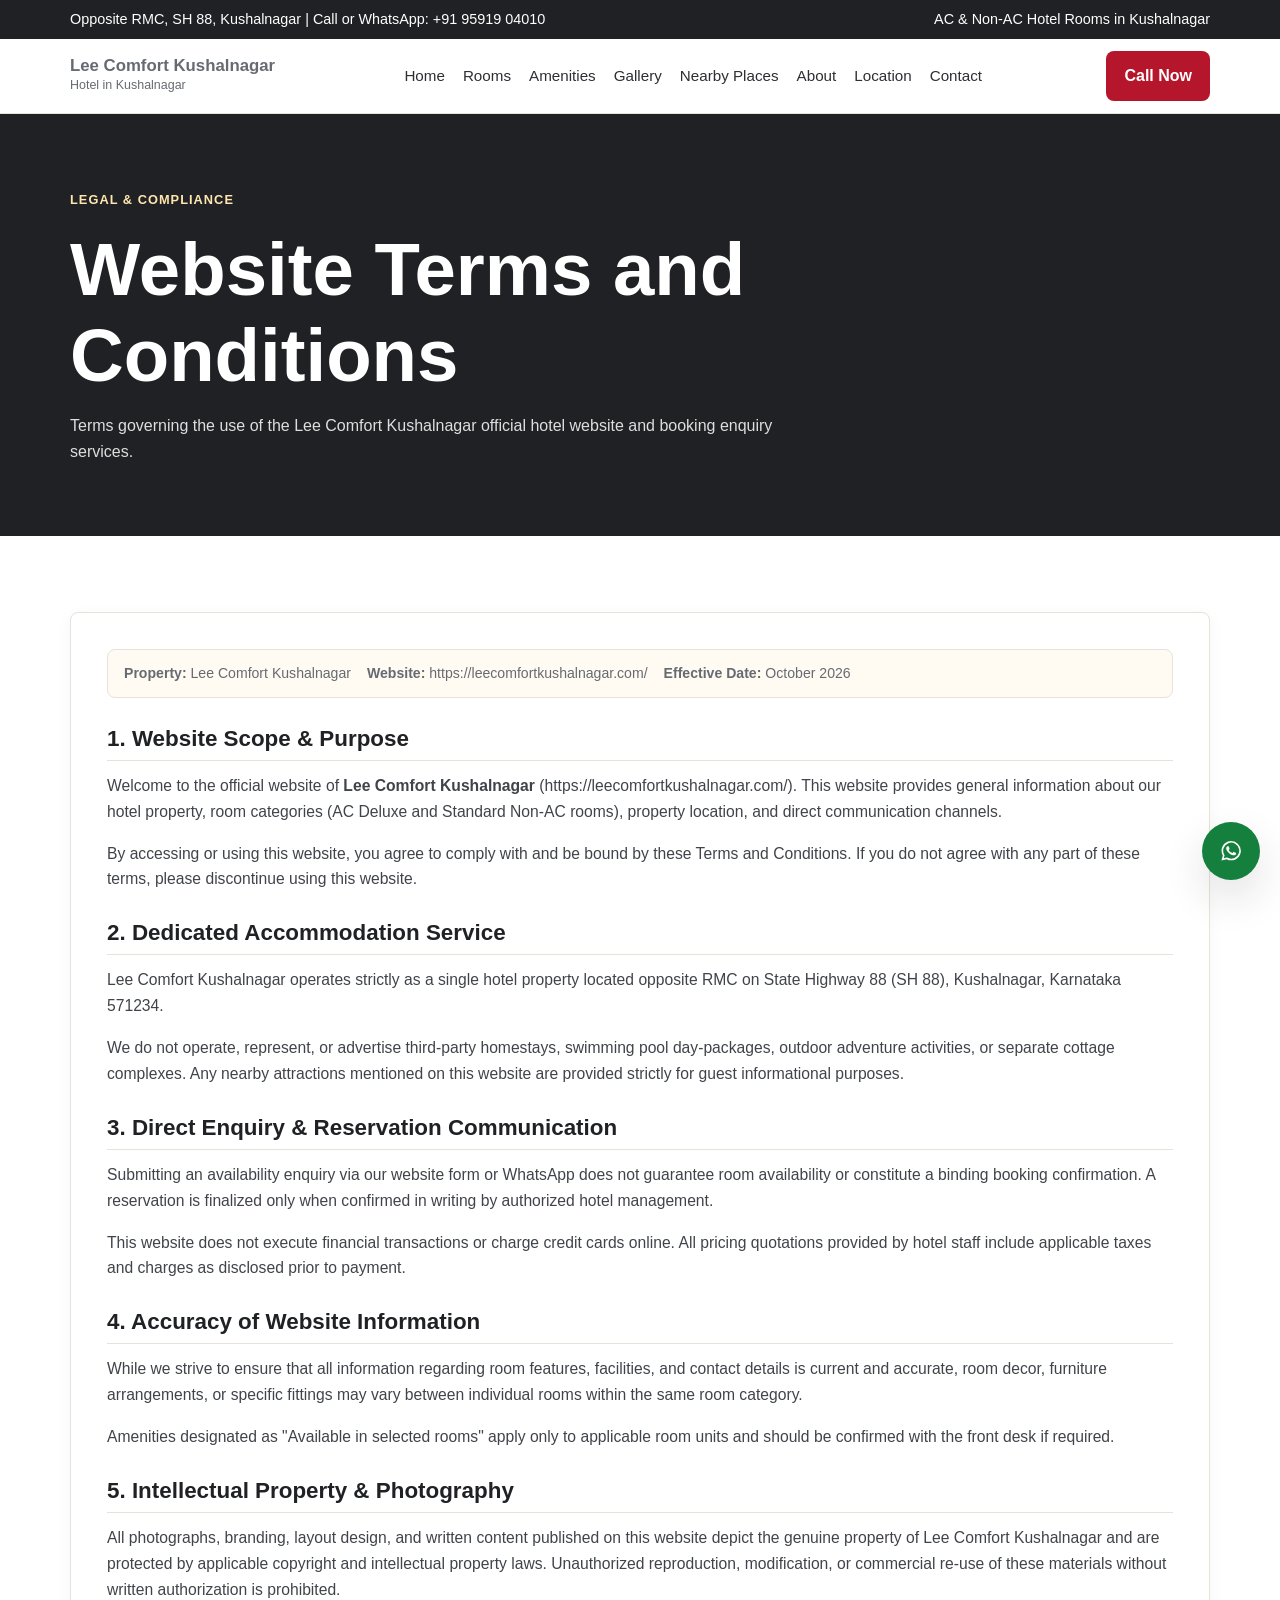
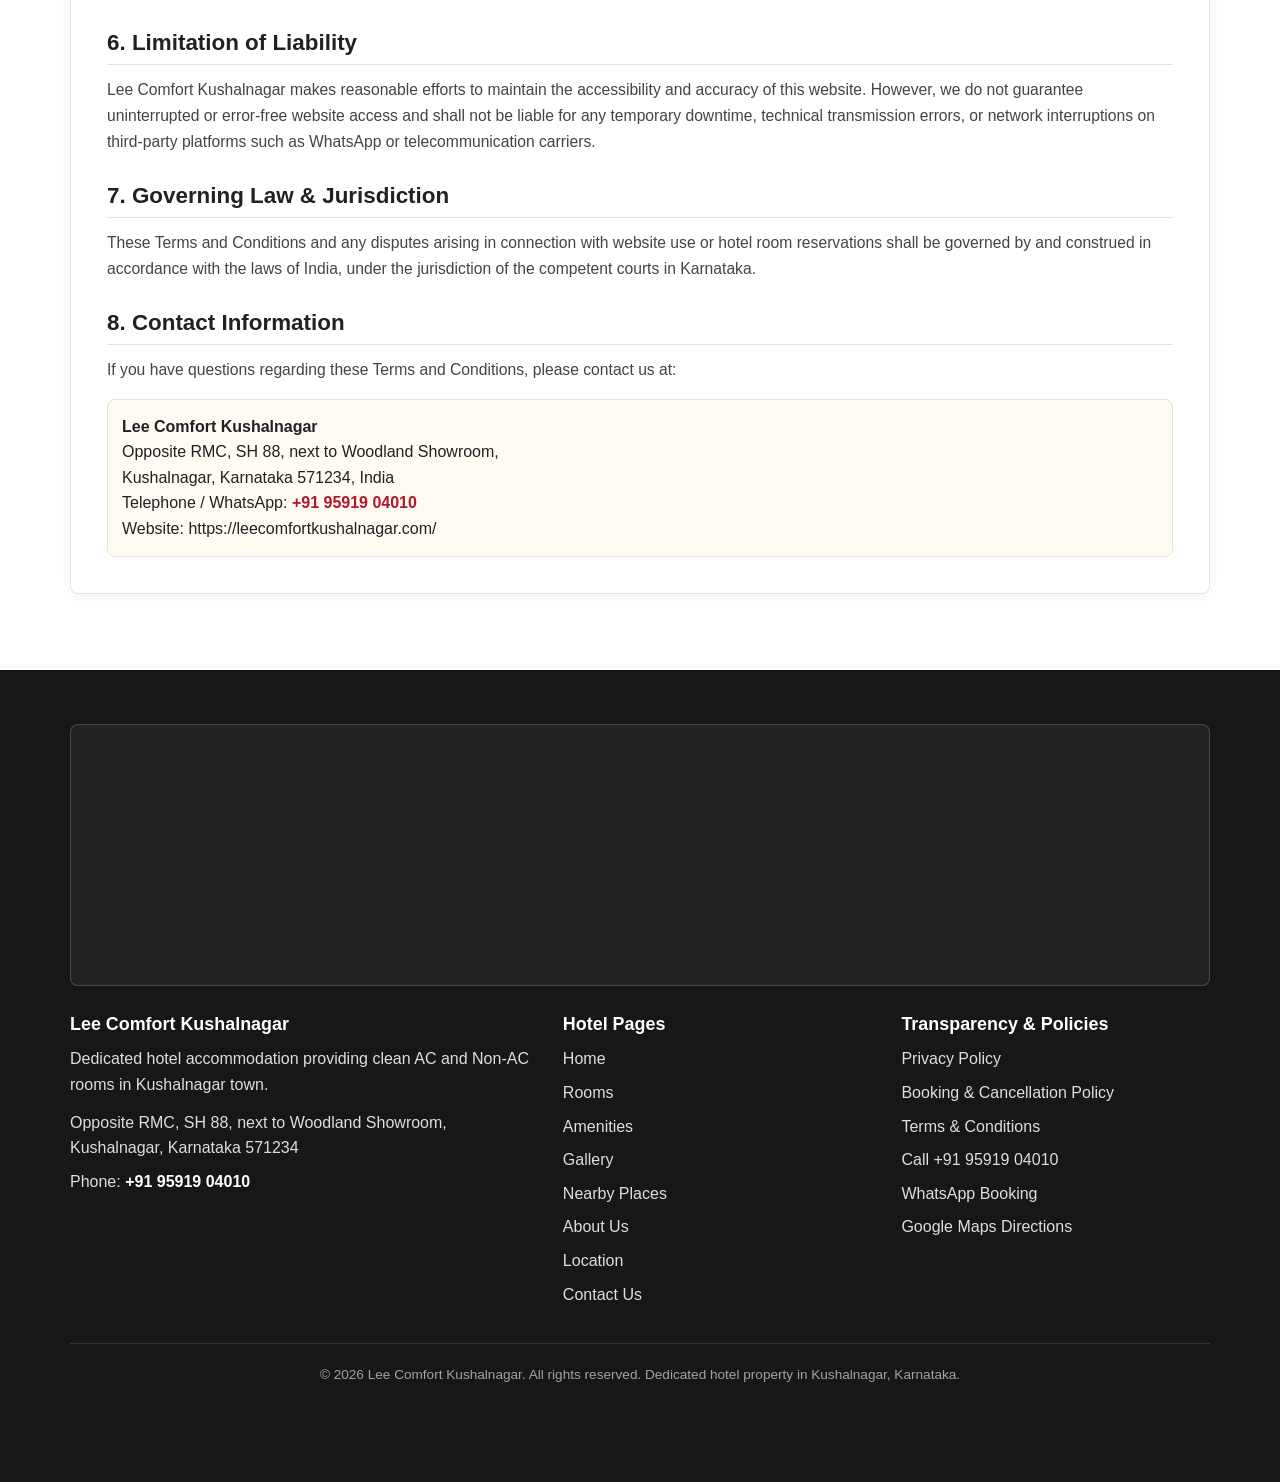
<file: terms-and-conditions.html>
<!doctype html>
<html lang="en-IN">
<head>
  <meta charset="utf-8">
  <meta name="viewport" content="width=device-width, initial-scale=1">
  <title>Terms & Conditions | Lee Comfort Kushalnagar</title>
  <meta name="description" content="Website and booking terms and conditions for Lee Comfort Kushalnagar hotel in Kushalnagar, Karnataka.">
  <link rel="canonical" href="https://leecomfortkushalnagar.com/terms-and-conditions.html">
  <link rel="stylesheet" href="assets/css/styles.css">

  <!-- Open Graph Metadata -->
  <meta property="og:type" content="website">
  <meta property="og:title" content="Terms & Conditions | Lee Comfort Kushalnagar">
  <meta property="og:description" content="Website and booking terms and conditions for Lee Comfort Kushalnagar hotel in Kushalnagar, Karnataka.">
  <meta property="og:url" content="https://leecomfortkushalnagar.com/terms-and-conditions.html">

  <!-- Structured Data: Schema.org Hotel -->
  <script type="application/ld+json">
  {
    "@context": "https://schema.org",
    "@type": "Hotel",
    "name": "Lee Comfort Kushalnagar",
    "url": "https://leecomfortkushalnagar.com/terms-and-conditions.html",
    "telephone": "+919591904010",
    "address": {
      "@type": "PostalAddress",
      "streetAddress": "Opposite RMC, SH 88, next to Woodland Showroom",
      "addressLocality": "Kushalnagar",
      "addressRegion": "Karnataka",
      "postalCode": "571234",
      "addressCountry": "IN"
    }
  }
  </script>

  <!-- Google tag (gtag.js) -->
  <script async src="https://www.googletagmanager.com/gtag/js?id=AW-18170845301"></script>
  <script>
    window.dataLayer = window.dataLayer || [];
    function gtag(){dataLayer.push(arguments);}
    gtag('js', new Date());
    gtag('config', 'AW-18170845301');
  </script>
</head>
<body>
  <div class="top-strip">
    <div class="container">
      <span>Opposite RMC, SH 88, Kushalnagar | Call or WhatsApp: +91 95919 04010</span>
      <span>AC & Non-AC Hotel Rooms in Kushalnagar</span>
    </div>
  </div>

  <header class="header">
    <nav class="container nav" aria-label="Main navigation">
      <a class="brand" href="index.html" aria-label="Lee Comfort Kushalnagar home">
        <span><strong>Lee Comfort Kushalnagar</strong><span>Hotel in Kushalnagar</span></span>
      </a>
      <button class="menu-toggle" type="button" aria-label="Open menu" aria-expanded="false">
        <svg class="menu-icon" aria-hidden="true" viewBox="0 0 24 24"><path d="M4 7h16M4 12h16M4 17h16"/></svg>
        <svg class="close-icon" aria-hidden="true" viewBox="0 0 24 24"><path d="M6 6l12 12M18 6L6 18"/></svg>
      </button>
      <div class="menu">
        <a href="index.html">Home</a>
        <a href="rooms.html">Rooms</a>
        <a href="amenities.html">Amenities</a>
        <a href="gallery.html">Gallery</a>
        <a href="nearby-places.html">Nearby Places</a>
        <a href="about.html">About</a>
        <a href="location.html">Location</a>
        <a href="contact.html">Contact</a>
      </div>
      <div class="nav-actions">
        <a class="btn" href="tel:+919591904010">Call Now</a>
      </div>
    </nav>
  </header>

  <main>
    <section class="page-hero">
      <div class="container">
        <span class="eyebrow">Legal & Compliance</span>
        <h1>Website Terms and Conditions</h1>
        <p>Terms governing the use of the Lee Comfort Kushalnagar official hotel website and booking enquiry services.</p>
      </div>
    </section>

    <section class="section">
      <div class="container">
        <article class="policy-card">
          <div class="policy-meta">
            <span><strong>Property:</strong> Lee Comfort Kushalnagar</span>
            <span><strong>Website:</strong> https://leecomfortkushalnagar.com/</span>
            <span><strong>Effective Date:</strong> October 2026</span>
          </div>

          <h2>1. Website Scope & Purpose</h2>
          <p>
            Welcome to the official website of <strong>Lee Comfort Kushalnagar</strong> (<a href="https://leecomfortkushalnagar.com/">https://leecomfortkushalnagar.com/</a>). This website provides general information about our hotel property, room categories (AC Deluxe and Standard Non-AC rooms), property location, and direct communication channels.
          </p>
          <p>
            By accessing or using this website, you agree to comply with and be bound by these Terms and Conditions. If you do not agree with any part of these terms, please discontinue using this website.
          </p>

          <h2>2. Dedicated Accommodation Service</h2>
          <p>
            Lee Comfort Kushalnagar operates strictly as a single hotel property located opposite RMC on State Highway 88 (SH 88), Kushalnagar, Karnataka 571234.
          </p>
          <p>
            We do not operate, represent, or advertise third-party homestays, swimming pool day-packages, outdoor adventure activities, or separate cottage complexes. Any nearby attractions mentioned on this website are provided strictly for guest informational purposes.
          </p>

          <h2>3. Direct Enquiry & Reservation Communication</h2>
          <p>
            Submitting an availability enquiry via our website form or WhatsApp does not guarantee room availability or constitute a binding booking confirmation. A reservation is finalized only when confirmed in writing by authorized hotel management.
          </p>
          <p>
            This website does not execute financial transactions or charge credit cards online. All pricing quotations provided by hotel staff include applicable taxes and charges as disclosed prior to payment.
          </p>

          <h2>4. Accuracy of Website Information</h2>
          <p>
            While we strive to ensure that all information regarding room features, facilities, and contact details is current and accurate, room decor, furniture arrangements, or specific fittings may vary between individual rooms within the same room category.
          </p>
          <p>
            Amenities designated as "Available in selected rooms" apply only to applicable room units and should be confirmed with the front desk if required.
          </p>

          <h2>5. Intellectual Property & Photography</h2>
          <p>
            All photographs, branding, layout design, and written content published on this website depict the genuine property of Lee Comfort Kushalnagar and are protected by applicable copyright and intellectual property laws. Unauthorized reproduction, modification, or commercial re-use of these materials without written authorization is prohibited.
          </p>

          <h2>6. Limitation of Liability</h2>
          <p>
            Lee Comfort Kushalnagar makes reasonable efforts to maintain the accessibility and accuracy of this website. However, we do not guarantee uninterrupted or error-free website access and shall not be liable for any temporary downtime, technical transmission errors, or network interruptions on third-party platforms such as WhatsApp or telecommunication carriers.
          </p>

          <h2>7. Governing Law & Jurisdiction</h2>
          <p>
            These Terms and Conditions and any disputes arising in connection with website use or hotel room reservations shall be governed by and construed in accordance with the laws of India, under the jurisdiction of the competent courts in Karnataka.
          </p>

          <h2>8. Contact Information</h2>
          <p>
            If you have questions regarding these Terms and Conditions, please contact us at:
          </p>
          <div style="margin-top: 14px; padding: 14px; background: var(--paper); border: 1px solid var(--line); border-radius: var(--radius)">
            <strong>Lee Comfort Kushalnagar</strong><br>
            Opposite RMC, SH 88, next to Woodland Showroom,<br>
            Kushalnagar, Karnataka 571234, India<br>
            Telephone / WhatsApp: <a href="tel:+919591904010" style="color: var(--red); font-weight: 700">+91 95919 04010</a><br>
            Website: <a href="https://leecomfortkushalnagar.com/">https://leecomfortkushalnagar.com/</a>
          </div>
        </article>
      </div>
    </section>
  </main>

  <footer class="footer">
    <div class="container footer-layout">
      <div class="footer-map">
        <iframe title="Map to Lee Comfort Kushalnagar" loading="lazy" src="https://www.google.com/maps?q=Lee%20Comfort%20Kushalnagar%20opposite%20RMC%20SH%2088%20Kushalnagar&output=embed"></iframe>
      </div>
      <div class="footer-grid">
        <div>
          <h2>Lee Comfort Kushalnagar</h2>
          <p>Dedicated hotel accommodation providing clean AC and Non-AC rooms in Kushalnagar town.</p>
          <p style="margin-top: 12px">Opposite RMC, SH 88, next to Woodland Showroom, Kushalnagar, Karnataka 571234</p>
          <p style="margin-top: 8px">Phone: <a href="tel:+919591904010" style="display: inline; color: var(--white); font-weight: 700">+91 95919 04010</a></p>
        </div>
        <div>
          <h3>Hotel Pages</h3>
          <a href="index.html">Home</a>
          <a href="rooms.html">Rooms</a>
          <a href="amenities.html">Amenities</a>
          <a href="gallery.html">Gallery</a>
          <a href="nearby-places.html">Nearby Places</a>
          <a href="about.html">About Us</a>
          <a href="location.html">Location</a>
          <a href="contact.html">Contact Us</a>
        </div>
        <div>
          <h3>Transparency & Policies</h3>
          <a href="privacy-policy.html">Privacy Policy</a>
          <a href="booking-policy.html">Booking & Cancellation Policy</a>
          <a href="terms-and-conditions.html">Terms & Conditions</a>
          <a href="tel:+919591904010">Call +91 95919 04010</a>
          <a href="#" data-whatsapp>WhatsApp Booking</a>
          <a href="https://www.google.com/maps/search/?api=1&query=Lee%20Comfort%20Kushalnagar%20opposite%20RMC%20SH%2088%20Kushalnagar" target="_blank" rel="noopener">Google Maps Directions</a>
        </div>
      </div>
      <div style="border-top: 1px solid rgba(255,255,255,0.12); padding-top: 20px; font-size: 0.85rem; color: rgba(255,255,255,0.6); text-align: center;">
        &copy; 2026 Lee Comfort Kushalnagar. All rights reserved. Dedicated hotel property in Kushalnagar, Karnataka.
      </div>
    </div>
  </footer>

  <a class="floating-whatsapp" href="#" data-whatsapp aria-label="WhatsApp booking enquiry">
    <svg class="whatsapp-icon" aria-hidden="true" viewBox="0 0 16 16"><path d="M13.6 2.32A7.66 7.66 0 0 0 8.16 0C3.9 0 .44 3.46.44 7.72c0 1.36.36 2.69 1.04 3.86L.38 15.6l4.11-1.08a7.72 7.72 0 0 0 3.67.94h.01c4.26 0 7.72-3.46 7.72-7.72a7.68 7.68 0 0 0-2.29-5.42zM8.16 14.16a6.4 6.4 0 0 1-3.26-.89l-.23-.14-2.44.64.65-2.38-.15-.24a6.43 6.43 0 1 1 5.43 3.01zm3.53-4.82c-.19-.1-1.14-.56-1.32-.63-.18-.06-.31-.1-.44.1-.13.19-.5.63-.62.76-.11.13-.23.14-.42.05-.19-.1-.82-.3-1.56-.96-.58-.51-.97-1.15-1.08-1.34-.11-.19-.01-.3.08-.39.09-.08.19-.23.29-.34.1-.11.13-.19.19-.32.06-.13.03-.24-.02-.34-.05-.1-.44-1.06-.6-1.45-.16-.38-.32-.33-.44-.34h-.38c-.13 0-.34.05-.52.24-.18.19-.68.66-.68 1.61s.7 1.87.79 2c.1.13 1.37 2.1 3.32 2.94.46.2.82.32 1.1.41.46.15.89.13 1.22.08.37-.06 1.14-.47 1.3-.92.16-.45.16-.84.11-.92-.05-.08-.18-.13-.38-.23z"/></svg>
  </a>
  <div class="sticky-contact">
    <a href="tel:+919591904010">
      <svg class="phone-icon" aria-hidden="true" viewBox="0 0 24 24"><path d="M22 16.92v3a2 2 0 0 1-2.18 2 19.79 19.79 0 0 1-8.63-3.07 19.5 19.5 0 0 1-6-6A19.79 19.79 0 0 1 2.12 4.18 2 2 0 0 1 4.11 2h3a2 2 0 0 1 2 1.72c.12.91.33 1.8.62 2.65a2 2 0 0 1-.45 2.11L8.09 9.67a16 16 0 0 0 6.24 6.24l1.19-1.19a2 2 0 0 1 2.11-.45c.85.29 1.74.5 2.65.62A2 2 0 0 1 22 16.92z"/></svg>
      Call Now
    </a>
    <a href="#" data-whatsapp>
      <svg class="whatsapp-icon" aria-hidden="true" viewBox="0 0 16 16"><path d="M13.6 2.32A7.66 7.66 0 0 0 8.16 0C3.9 0 .44 3.46.44 7.72c0 1.36.36 2.69 1.04 3.86L.38 15.6l4.11-1.08a7.72 7.72 0 0 0 3.67.94h.01c4.26 0 7.72-3.46 7.72-7.72a7.68 7.68 0 0 0-2.29-5.42zM8.16 14.16a6.4 6.4 0 0 1-3.26-.89l-.23-.14-2.44.64.65-2.38-.15-.24a6.43 6.43 0 1 1 5.43 3.01zm3.53-4.82c-.19-.1-1.14-.56-1.32-.63-.18-.06-.31-.1-.44.1-.13.19-.5.63-.62.76-.11.13-.23.14-.42.05-.19-.1-.82-.3-1.56-.96-.58-.51-.97-1.15-1.08-1.34-.11-.19-.01-.3.08-.39.09-.08.19-.23.29-.34.1-.11.13-.19.19-.32.06-.13.03-.24-.02-.34-.05-.1-.44-1.06-.6-1.45-.16-.38-.32-.33-.44-.34h-.38c-.13 0-.34.05-.52.24-.18.19-.68.66-.68 1.61s.7 1.87.79 2c.1.13 1.37 2.1 3.32 2.94.46.2.82.32 1.1.41.46.15.89.13 1.22.08.37-.06 1.14-.47 1.3-.92.16-.45.16-.84.11-.92-.05-.08-.18-.13-.38-.23z"/></svg>
      WhatsApp
    </a>
  </div>

  <script src="assets/js/main.js"></script>
</body>
</html>
</file>
<file: assets/css/styles.css>
:root {
  --red: #b5162b;
  --red-dark: #841020;
  --gold: #c39a34;
  --ink: #202124;
  --muted: #666b72;
  --line: #e7e2da;
  --paper: #fffaf2;
  --white: #ffffff;
  --green: #15803d;
  --green-dark: #10622f;
  --shadow: 0 18px 40px rgba(32, 33, 36, 0.13);
  --radius: 8px;
}

* {
  box-sizing: border-box;
}

html {
  scroll-behavior: smooth;
}

body {
  margin: 0;
  font-family: Arial, Helvetica, sans-serif;
  color: var(--ink);
  background: var(--white);
  line-height: 1.6;
}

img {
  display: block;
  width: 100%;
  height: auto;
}

a {
  color: inherit;
  text-decoration: none;
}

.container {
  width: min(1140px, calc(100% - 32px));
  margin: 0 auto;
}

.top-strip {
  background: var(--ink);
  color: var(--white);
  font-size: 0.9rem;
}

.top-strip .container {
  display: flex;
  align-items: center;
  justify-content: space-between;
  gap: 16px;
  padding: 8px 0;
}

.header {
  position: sticky;
  top: 0;
  z-index: 50;
  background: rgba(255, 255, 255, 0.96);
  border-bottom: 1px solid var(--line);
  backdrop-filter: blur(12px);
}

.nav {
  display: flex;
  align-items: center;
  justify-content: space-between;
  gap: 20px;
  min-height: 74px;
}

.brand {
  display: flex;
  align-items: center;
  gap: 10px;
  min-width: 210px;
}

.brand-mark {
  display: grid;
  place-items: center;
  width: 44px;
  height: 44px;
  border-radius: 7px;
  background: var(--red);
  color: var(--white);
  font-weight: 800;
  letter-spacing: 0;
}

.brand strong {
  display: block;
  font-size: 1.05rem;
  line-height: 1.15;
}

.brand span {
  display: block;
  color: var(--muted);
  font-size: 0.78rem;
}

.menu {
  display: flex;
  align-items: center;
  justify-content: flex-end;
  gap: 18px;
  font-size: 0.95rem;
}

.menu a {
  color: #2d2f33;
}

.menu a:hover {
  color: var(--red);
}

.nav-actions {
  display: flex;
  align-items: center;
  gap: 10px;
}

.menu-toggle {
  display: none;
  align-items: center;
  justify-content: center;
  width: 42px;
  height: 42px;
  border: 1px solid var(--line);
  border-radius: 7px;
  background: var(--white);
  color: var(--ink);
  padding: 0;
}

.menu-icon,
.close-icon,
.phone-icon,
.whatsapp-icon {
  display: inline-block;
  flex: 0 0 auto;
  width: 20px;
  height: 20px;
  color: currentColor;
}

.close-icon {
  display: none;
}

.menu-toggle[aria-expanded="true"] .menu-icon {
  display: none;
}

.menu-toggle[aria-expanded="true"] .close-icon {
  display: inline-block;
}

.menu-icon,
.close-icon,
.phone-icon {
  stroke: currentColor;
  stroke-width: 2.2;
  stroke-linecap: round;
  stroke-linejoin: round;
  fill: none;
}

.whatsapp-icon {
  fill: currentColor;
}

.btn {
  display: inline-flex;
  align-items: center;
  justify-content: center;
  gap: 8px;
  min-height: 46px;
  padding: 12px 18px;
  border: 0;
  border-radius: var(--radius);
  background: var(--red);
  color: var(--white);
  font-weight: 700;
  cursor: pointer;
  transition: transform 0.18s ease, background 0.18s ease, box-shadow 0.18s ease;
}

.btn:hover {
  transform: translateY(-1px);
  background: var(--red-dark);
  box-shadow: 0 12px 24px rgba(181, 22, 43, 0.18);
}

.btn.secondary {
  background: var(--green);
}

.btn.secondary:hover {
  background: var(--green-dark);
}

.btn.light {
  background: var(--white);
  color: var(--red);
  border: 1px solid rgba(181, 22, 43, 0.24);
}

.btn.full {
  width: 100%;
}

.hero {
  position: relative;
  min-height: 690px;
  background: #151515;
  color: var(--white);
  overflow: hidden;
}

.hero::before {
  content: "";
  position: absolute;
  inset: 0;
  background: linear-gradient(90deg, rgba(0, 0, 0, 0.78), rgba(0, 0, 0, 0.52) 48%, rgba(0, 0, 0, 0.18));
  z-index: 1;
}

.hero-bg {
  position: absolute;
  inset: 0;
  width: 100%;
  height: 100%;
  object-fit: cover;
}

.hero .container {
  position: relative;
  z-index: 2;
  display: grid;
  grid-template-columns: minmax(0, 1fr) 390px;
  gap: 36px;
  align-items: center;
  min-height: 690px;
  padding: 46px 0 76px;
}

.eyebrow {
  display: inline-flex;
  align-items: center;
  gap: 8px;
  margin-bottom: 16px;
  color: #ffe6b0;
  font-weight: 700;
  text-transform: uppercase;
  font-size: 0.8rem;
  letter-spacing: 0.08em;
}

h1,
h2,
h3 {
  margin: 0;
  line-height: 1.16;
  letter-spacing: 0;
}

h1 {
  max-width: 680px;
  font-size: clamp(2.15rem, 6vw, 4.65rem);
}

h2 {
  font-size: clamp(1.65rem, 3.4vw, 2.65rem);
}

h3 {
  font-size: 1.25rem;
}

p {
  margin: 0;
}

.hero-copy p {
  max-width: 640px;
  margin-top: 18px;
  font-size: 1.12rem;
  color: rgba(255, 255, 255, 0.9);
}

.hero-badges {
  display: flex;
  flex-wrap: wrap;
  gap: 10px;
  max-width: 680px;
  margin-top: 20px;
}

.hero-badges span {
  display: inline-flex;
  align-items: center;
  min-height: 38px;
  padding: 8px 12px;
  border: 1px solid rgba(255, 255, 255, 0.24);
  border-radius: 999px;
  background: rgba(255, 255, 255, 0.14);
  color: rgba(255, 255, 255, 0.94);
  font-size: 0.92rem;
  font-weight: 800;
}

.hero-actions {
  display: flex;
  flex-wrap: wrap;
  gap: 12px;
  margin-top: 28px;
}

.hero-points {
  display: grid;
  grid-template-columns: repeat(4, minmax(0, 1fr));
  gap: 10px;
  max-width: 740px;
  margin-top: 32px;
}

.point {
  min-height: 78px;
  padding: 14px;
  border: 1px solid rgba(255, 255, 255, 0.22);
  border-radius: var(--radius);
  background: rgba(255, 255, 255, 0.1);
}

.point strong {
  display: block;
  font-size: 1.1rem;
}

.point span {
  display: block;
  color: rgba(255, 255, 255, 0.8);
  font-size: 0.84rem;
}

.booking-card {
  background: var(--white);
  color: var(--ink);
  border-radius: var(--radius);
  padding: 24px;
  box-shadow: var(--shadow);
}

.booking-label {
  display: inline-flex;
  align-items: center;
  min-height: 30px;
  margin-bottom: 12px;
  padding: 5px 9px;
  border-radius: 999px;
  background: #fff2db;
  color: #8a5c08;
  font-size: 0.76rem;
  font-weight: 800;
  text-transform: uppercase;
  letter-spacing: 0.06em;
}

.booking-card h2 {
  font-size: 1.45rem;
  margin-bottom: 6px;
}

.booking-card p {
  color: var(--muted);
  font-size: 0.95rem;
  margin-bottom: 18px;
}

.booking-direct {
  display: grid;
  gap: 10px;
  margin-bottom: 18px;
}

.booking-reasons {
  display: grid;
  gap: 8px;
  margin: 16px 0 0;
  padding: 14px 0 0;
  border-top: 1px solid var(--line);
  color: var(--muted);
  font-size: 0.9rem;
  list-style: none;
}

.booking-reasons li {
  position: relative;
  padding-left: 22px;
}

.booking-reasons li::before {
  content: "";
  position: absolute;
  left: 0;
  top: 8px;
  width: 10px;
  height: 10px;
  border-radius: 50%;
  background: var(--green);
}

.form-grid {
  display: grid;
  grid-template-columns: 1fr 1fr;
  gap: 12px;
}

.field {
  display: flex;
  flex-direction: column;
  gap: 6px;
}

.field.full {
  grid-column: 1 / -1;
}

.form-grid .btn.full {
  grid-column: 1 / -1;
}

label {
  font-size: 0.82rem;
  font-weight: 700;
  color: #35383d;
}

input,
select,
textarea {
  width: 100%;
  min-height: 44px;
  border: 1px solid #d9d2c8;
  border-radius: 7px;
  padding: 10px 12px;
  font: inherit;
  background: #fffdf9;
  color: var(--ink);
}

textarea {
  min-height: 86px;
  resize: vertical;
}

.section {
  padding: 76px 0;
}

.section.soft {
  background: var(--paper);
}

.section-head {
  display: flex;
  align-items: end;
  justify-content: space-between;
  gap: 24px;
  margin-bottom: 30px;
}

.section-head p {
  max-width: 610px;
  color: var(--muted);
}

.grid-3 {
  display: grid;
  grid-template-columns: repeat(3, minmax(0, 1fr));
  gap: 20px;
}

.grid-2 {
  display: grid;
  grid-template-columns: repeat(2, minmax(0, 1fr));
  gap: 24px;
}

.card {
  border: 1px solid var(--line);
  border-radius: var(--radius);
  background: var(--white);
  overflow: hidden;
}

.card-body {
  padding: 20px;
}

.card-body p {
  margin-top: 8px;
  color: var(--muted);
}

.room-card img {
  height: 250px;
  object-fit: cover;
}

.tag-list {
  display: flex;
  flex-wrap: wrap;
  gap: 8px;
  margin: 16px 0 0;
  padding: 0;
  list-style: none;
}

.tag-list li {
  border: 1px solid var(--line);
  border-radius: 999px;
  padding: 6px 10px;
  color: #3e4248;
  font-size: 0.86rem;
  background: #fffdf8;
}

.amenity-grid {
  display: grid;
  grid-template-columns: repeat(4, minmax(0, 1fr));
  gap: 14px;
}

.amenity {
  min-height: 120px;
  padding: 18px;
  border: 1px solid var(--line);
  border-radius: var(--radius);
  background: var(--white);
}

.amenity b {
  display: block;
  margin-bottom: 5px;
}

.amenity span {
  color: var(--muted);
  font-size: 0.92rem;
}

.split {
  display: grid;
  grid-template-columns: minmax(0, 1fr) minmax(320px, 0.85fr);
  gap: 34px;
  align-items: center;
}

.split img {
  border-radius: var(--radius);
  box-shadow: var(--shadow);
}

.check-list {
  display: grid;
  gap: 10px;
  margin: 22px 0 0;
  padding: 0;
  list-style: none;
}

.check-list li {
  position: relative;
  padding-left: 28px;
}

.check-list li::before {
  content: "";
  position: absolute;
  left: 0;
  top: 9px;
  width: 15px;
  height: 15px;
  border-radius: 50%;
  background: var(--gold);
}

.gallery-grid {
  display: grid;
  grid-template-columns: repeat(4, minmax(0, 1fr));
  gap: 12px;
}

.gallery-grid img {
  height: 210px;
  object-fit: cover;
  border-radius: var(--radius);
}

.gallery-grid img.tall {
  height: 432px;
  grid-row: span 2;
}

.coorg-gallery {
  overflow: hidden;
}

.coorg-details {
  display: flex;
  flex-wrap: wrap;
  gap: 10px;
  margin: -8px 0 28px;
  padding: 0;
}

.coorg-details span {
  display: inline-flex;
  align-items: center;
  min-height: 38px;
  padding: 8px 12px;
  border: 1px solid rgba(181, 22, 43, 0.18);
  border-radius: 999px;
  background: var(--white);
  color: #3f4247;
  font-size: 0.94rem;
  font-weight: 700;
}

.coorg-gallery-grid {
  display: grid;
  grid-template-columns: repeat(4, minmax(0, 1fr));
  gap: 14px;
}

.coorg-gallery-grid figure {
  position: relative;
  min-height: 230px;
  margin: 0;
  overflow: hidden;
  border-radius: var(--radius);
  background: #211d1a;
  box-shadow: 0 12px 24px rgba(32, 33, 36, 0.08);
}

.coorg-gallery-grid figure.wide {
  grid-column: span 2;
}

.coorg-gallery-grid figure.tall {
  grid-row: span 2;
}

.coorg-gallery-grid img {
  width: 100%;
  height: 100%;
  min-height: 230px;
  object-fit: cover;
  transition: transform 0.24s ease;
}

.coorg-gallery-grid figure:hover img {
  transform: scale(1.03);
}

.coorg-gallery-grid figcaption {
  position: absolute;
  left: 12px;
  right: 12px;
  bottom: 12px;
  display: inline-flex;
  width: fit-content;
  max-width: calc(100% - 24px);
  padding: 7px 10px;
  border-radius: 999px;
  background: rgba(255, 255, 255, 0.92);
  color: var(--ink);
  font-size: 0.84rem;
  font-weight: 800;
  line-height: 1.2;
}

.cta-band {
  background: var(--red);
  color: var(--white);
  padding: 46px 0;
}

.cta-band .container {
  display: flex;
  align-items: center;
  justify-content: space-between;
  gap: 24px;
}

.cta-band p {
  color: rgba(255, 255, 255, 0.86);
  margin-top: 8px;
}

.faq {
  display: grid;
  gap: 12px;
}

.faq details {
  border: 1px solid var(--line);
  border-radius: var(--radius);
  padding: 16px 18px;
  background: var(--white);
}

.faq summary {
  cursor: pointer;
  font-weight: 700;
}

.faq p {
  margin-top: 10px;
  color: var(--muted);
}

.page-hero {
  background: var(--ink);
  color: var(--white);
  padding: 72px 0;
}

.page-hero p {
  max-width: 760px;
  margin-top: 14px;
  color: rgba(255, 255, 255, 0.85);
}

.map-wrap {
  overflow: hidden;
  border: 1px solid var(--line);
  border-radius: var(--radius);
  background: var(--paper);
}

.map-wrap iframe {
  width: 100%;
  min-height: 420px;
  border: 0;
  display: block;
}

.contact-box {
  padding: 24px;
  border-radius: var(--radius);
  border: 1px solid var(--line);
  background: var(--white);
}

.footer {
  padding: 54px 0 96px;
  color: rgba(255, 255, 255, 0.86);
  background: #171717;
}

.footer-layout {
  display: grid;
  gap: 28px;
}

.footer-map {
  overflow: hidden;
  border: 1px solid rgba(255, 255, 255, 0.18);
  border-radius: var(--radius);
  background: #222;
}

.footer-map iframe {
  display: block;
  width: 100%;
  min-height: 260px;
  border: 0;
}

.footer-grid {
  display: grid;
  grid-template-columns: 1.2fr 0.8fr 0.8fr;
  gap: 30px;
}

.footer h2,
.footer h3 {
  color: var(--white);
  font-size: 1.12rem;
  margin-bottom: 12px;
}

.footer a {
  display: block;
  color: rgba(255, 255, 255, 0.86);
  margin: 8px 0;
}

.sticky-contact {
  position: fixed;
  left: 0;
  right: 0;
  bottom: 0;
  z-index: 60;
  display: none;
  grid-template-columns: 1fr 1fr;
  box-shadow: 0 -8px 24px rgba(0, 0, 0, 0.16);
}

.sticky-contact a {
  display: flex;
  align-items: center;
  justify-content: center;
  gap: 9px;
  min-height: 58px;
  color: var(--white);
  font-weight: 800;
}

.sticky-contact a:first-child {
  background: var(--red);
}

.sticky-contact a:last-child {
  background: var(--green);
}

.floating-whatsapp {
  position: fixed;
  right: 20px;
  bottom: 20px;
  z-index: 55;
  display: flex;
  align-items: center;
  justify-content: center;
  width: 58px;
  height: 58px;
  border-radius: 50%;
  background: var(--green);
  color: var(--white);
  font-weight: 900;
  box-shadow: var(--shadow);
}

@media (max-width: 980px) {
  .menu-toggle {
    display: inline-flex;
    margin-left: auto;
  }

  .nav {
    gap: 12px;
  }

  .menu {
    position: absolute;
    left: 16px;
    right: 16px;
    top: 76px;
    display: none;
    flex-direction: column;
    align-items: stretch;
    gap: 0;
    padding: 10px;
    border: 1px solid var(--line);
    border-radius: var(--radius);
    background: var(--white);
    box-shadow: var(--shadow);
  }

  .menu.open {
    display: flex;
  }

  .menu a {
    padding: 12px;
  }

  .nav-actions {
    display: none;
  }

  .hero,
  .hero .container {
    min-height: auto;
  }

  .hero .container {
    grid-template-columns: 1fr;
    padding: 58px 0 48px;
  }

  .hero-points,
  .amenity-grid,
  .gallery-grid,
  .coorg-gallery-grid {
    grid-template-columns: repeat(2, minmax(0, 1fr));
  }

  .coorg-gallery-grid figure.wide {
    grid-column: span 2;
  }

  .grid-3 {
    grid-template-columns: 1fr 1fr;
  }

  .split {
    grid-template-columns: 1fr;
  }
}

@media (max-width: 720px) {
  .top-strip {
    display: none;
  }

  .brand {
    min-width: 0;
    max-width: calc(100% - 58px);
  }

  .brand strong {
    font-size: 0.95rem;
  }

  .brand span {
    font-size: 0.72rem;
  }

  .hero::before {
    background: linear-gradient(180deg, rgba(0, 0, 0, 0.68), rgba(0, 0, 0, 0.74));
  }

  .hero-actions,
  .cta-band .container,
  .section-head {
    align-items: stretch;
    flex-direction: column;
  }

  .hero-actions .btn,
  .cta-band .btn {
    width: 100%;
  }

  .grid-2,
  .grid-3,
  .amenity-grid,
  .footer-grid,
  .coorg-gallery-grid {
    grid-template-columns: 1fr;
  }

  .hero-points,
  .gallery-grid {
    grid-template-columns: repeat(2, minmax(0, 1fr));
  }

  .coorg-details span {
    width: 100%;
    justify-content: center;
  }

  .coorg-gallery-grid figure.wide {
    grid-column: span 1;
  }

  .coorg-gallery-grid figure,
  .coorg-gallery-grid img {
    min-height: 240px;
  }

  .coorg-gallery-grid figure.tall {
    grid-row: auto;
  }

  .form-grid {
    grid-template-columns: 1fr;
  }

  .gallery-grid img,
  .gallery-grid img.tall {
    height: 240px;
    grid-row: auto;
  }

  .section {
    padding: 56px 0;
  }

  .floating-whatsapp {
    display: none;
  }

  .sticky-contact {
    display: grid;
  }
}

/* Policy & Transparency Content Styles */
.policy-card {
  background: var(--white);
  border: 1px solid var(--line);
  border-radius: var(--radius);
  padding: 36px;
  box-shadow: 0 4px 16px rgba(32, 33, 36, 0.04);
}

.policy-card h2 {
  font-size: 1.4rem;
  margin-top: 28px;
  margin-bottom: 12px;
  color: var(--ink);
  padding-bottom: 8px;
  border-bottom: 1px solid var(--line);
}

.policy-card h2:first-of-type {
  margin-top: 0;
}

.policy-card h3 {
  font-size: 1.12rem;
  margin-top: 20px;
  margin-bottom: 8px;
}

.policy-card p, .policy-card ul, .policy-card ol {
  color: #40444a;
  margin-bottom: 16px;
  line-height: 1.65;
  font-size: 0.98rem;
}

.policy-card ul, .policy-card ol {
  padding-left: 24px;
}

.policy-card li {
  margin-bottom: 8px;
}

.policy-meta {
  display: flex;
  flex-wrap: wrap;
  gap: 16px;
  padding: 12px 16px;
  background: var(--paper);
  border-radius: var(--radius);
  border: 1px solid var(--line);
  font-size: 0.88rem;
  color: var(--muted);
  margin-bottom: 28px;
}

.info-table {
  width: 100%;
  border-collapse: collapse;
  margin: 18px 0;
}

.info-table th, .info-table td {
  padding: 12px 14px;
  border: 1px solid var(--line);
  text-align: left;
  font-size: 0.92rem;
}

.info-table th {
  background: var(--paper);
  font-weight: 700;
  color: var(--ink);
  width: 32%;
}

.notice-box {
  background: #fdfaf3;
  border-left: 4px solid var(--gold);
  padding: 16px 20px;
  border-radius: 4px;
  margin: 20px 0;
  font-size: 0.94rem;
  color: #534220;
}

.notice-box strong {
  display: block;
  margin-bottom: 4px;
  color: #2e2411;
}

.badge-tag {
  display: inline-block;
  padding: 4px 10px;
  border-radius: 999px;
  font-size: 0.78rem;
  font-weight: 700;
  background: #f1f3f5;
  color: #495057;
}

.badge-tag.selected-room {
  background: #fff3bf;
  color: #92400e;
}

@media (max-width: 720px) {
  .policy-card {
    padding: 20px 16px;
  }
  .info-table th, .info-table td {
    display: block;
    width: 100%;
  }
  .info-table th {
    border-bottom: none;
    background: #f4eee3;
  }
}
</file>
